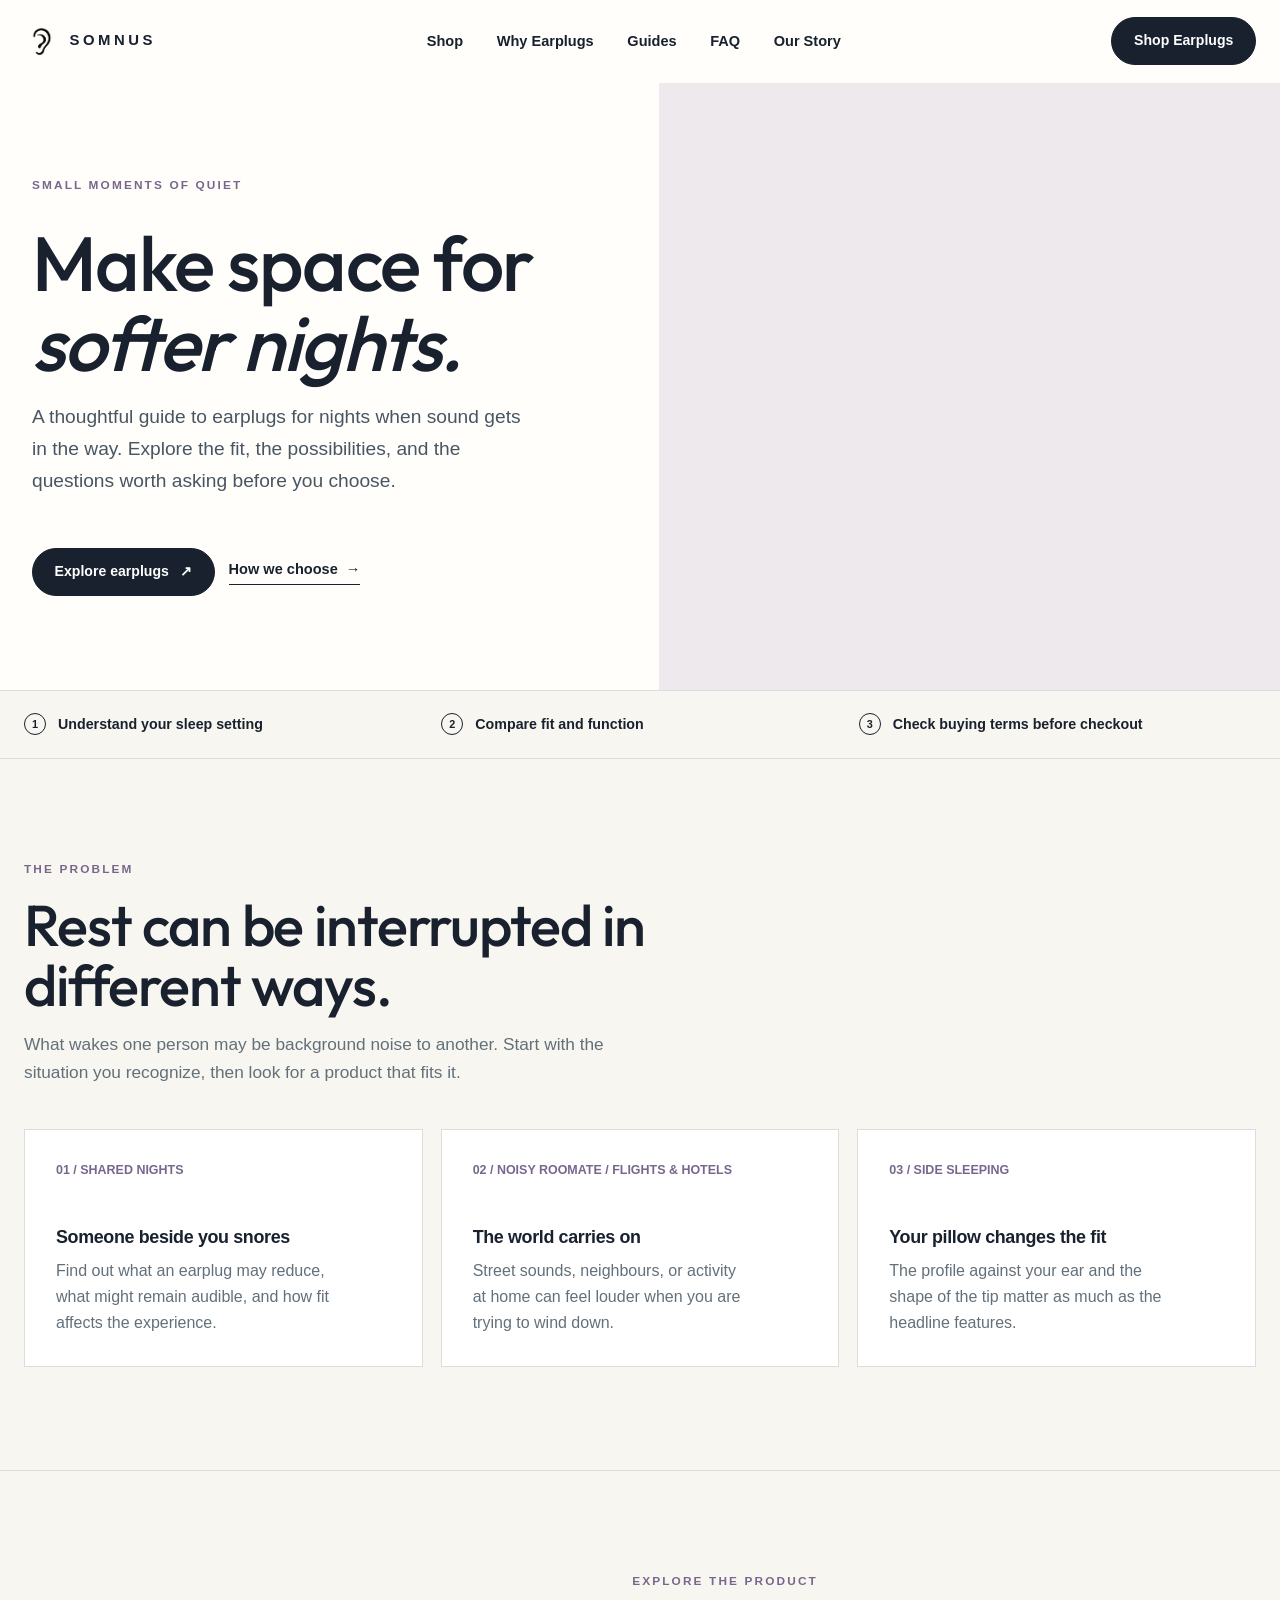
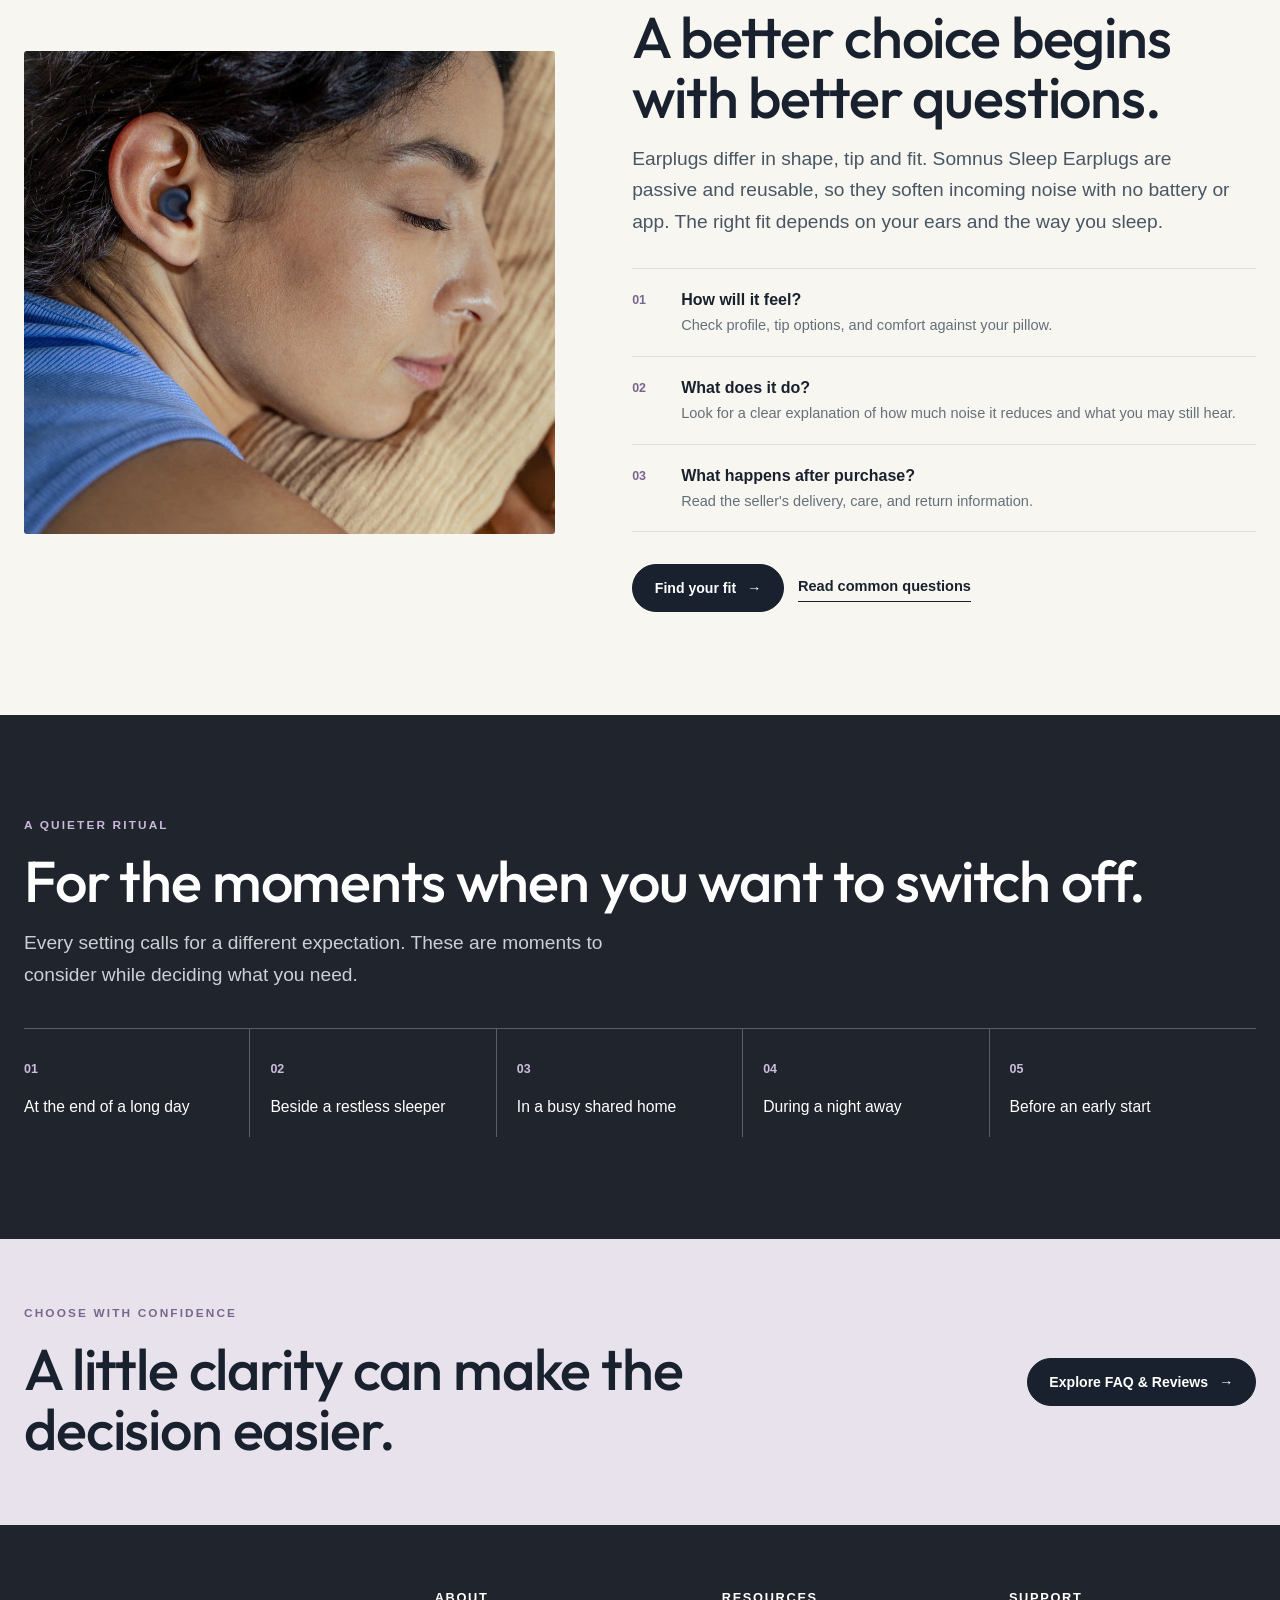
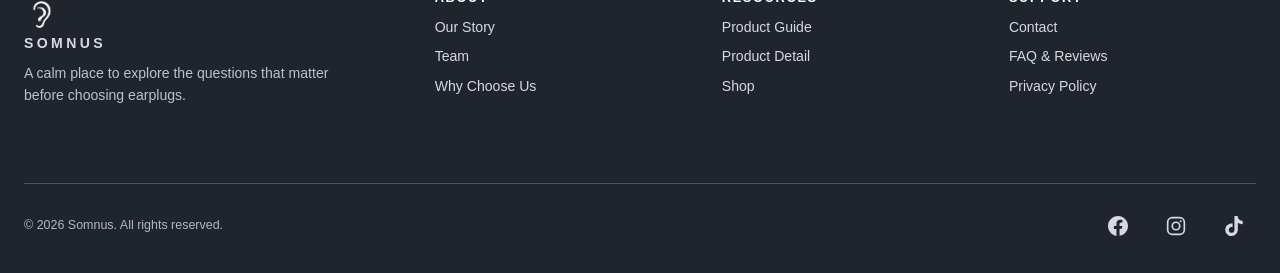
<file: index.html>
<!doctype html>
<html lang="en" class="no-js">
<head>
  <meta charset="utf-8">
  <meta name="viewport" content="width=device-width,initial-scale=1">
  <meta name="description" content="Explore earplugs, understand fit and sound expectations, and choose a calmer bedtime routine with clear answers before you buy.">
  <title>Somnus | Sleep Earplugs for Snoring & Side Sleepers, Singapore</title>
  <link rel="icon" type="image/png" href="images/ear-mark.png">
  <link rel="preconnect" href="https://fonts.googleapis.com">
  <link rel="preconnect" href="https://fonts.gstatic.com" crossorigin>
  <link rel="stylesheet" href="https://fonts.googleapis.com/css2?family=Outfit:wght@400..700&amp;display=swap">
  <link rel="stylesheet" href="styles/site.css">
  <script src="js/main.js" defer></script>
</head>
<body>
  <a class="skip-link" href="#main">Skip to content</a>
  <header class="site-header" data-site-header>
    <nav class="navbar glass" aria-label="Main">
      <button class="navbar__toggle" type="button" aria-expanded="false" aria-controls="site-menu" hidden>
        <span class="navbar__toggle-icon" aria-hidden="true"></span>
        <span class="navbar__toggle-label visually-hidden">Menu</span>
      </button>
      <a class="navbar__logo" href="index.html">
        <img class="navbar__logo-img" src="images/ear-mark.png" alt="Somnus home" width="120" height="32">
        <span class="navbar__logo-text" aria-hidden="true">Somnus</span>
      </a>
      <div class="navbar__menu" id="site-menu">
        <ul class="navbar__links">
          <li class="navbar__item"><a class="navbar__link" href="shop.html">Shop</a></li>
          <li class="navbar__item"><a class="navbar__link" href="why-choose-us.html">Why Earplugs</a></li>
          <li class="navbar__item"><a class="navbar__link" href="product-guide.html">Guides</a></li>
          <li class="navbar__item"><a class="navbar__link" href="faq-reviews.html">FAQ</a></li>
          <li class="navbar__item"><a class="navbar__link" href="our-story.html">Our Story</a></li>
        </ul>
      </div>
      <a class="navbar__cta btn btn--primary" href="product-detail.html">Shop Earplugs</a>
    </nav>
  </header>
  <main id="main">
    <section class="hero" aria-labelledby="hero-title">
      <div class="hero-copy">
        <span class="eyebrow">Small moments of quiet</span>
        <h1 id="hero-title">Make space for <em>softer nights.</em></h1>
        <p class="lead">A thoughtful guide to earplugs for nights when sound gets in the way. Explore the fit, the possibilities, and the questions worth asking before you choose.</p>
        <div class="actions"><a class="button dark" href="shop.html">Explore earplugs <span aria-hidden="true">↗</span></a><a class="text-link" href="why-choose-us.html">How we choose <span aria-hidden="true">→</span></a></div>
      </div>
      <div class="hero-art">
        <video id="hero-video" src="images/somnus_indexhtml_loop.mp4" autoplay loop muted playsinline preload="auto" aria-label="Somnus sleep earplugs"></video>
      </div>
    </section>
    <div class="trust-strip" aria-label="What this website helps you do">
      <div class="wrap trust-inner">
        <div class="trust-item"><b aria-hidden="true">1</b>Understand your sleep setting</div>
        <div class="trust-item"><b aria-hidden="true">2</b>Compare fit and function</div>
        <div class="trust-item"><b aria-hidden="true">3</b>Check buying terms before checkout</div>
      </div>
    </div>
    <section class="section" aria-labelledby="moments-heading">
      <div class="wrap">
        <div class="section-head"><span class="eyebrow">The problem</span><h2 id="moments-heading">Rest can be interrupted in different ways.</h2><p>What wakes one person may be background noise to another. Start with the situation you recognize, then look for a product that fits it.</p></div>
        <div class="cards-3">
          <article class="scenario"><span class="num">01 / SHARED NIGHTS</span><div><h3>Someone beside you snores</h3><p>Find out what an earplug may reduce, what might remain audible, and how fit affects the experience.</p></div></article>
          <article class="scenario"><span class="num">02 / NOISY ROOMATE / FLIGHTS & HOTELS</span><div><h3>The world carries on</h3><p>Street sounds, neighbours, or activity at home can feel louder when you are trying to wind down.</p></div></article>
          <article class="scenario"><span class="num">03 / SIDE SLEEPING</span><div><h3>Your pillow changes the fit</h3><p>The profile against your ear and the shape of the tip matter as much as the headline features.</p></div></article>
        </div>
      </div>
    </section>
    <section class="section thin-rule" id="earplugs" aria-labelledby="product-heading">
      <div class="wrap feature-split">
        <div class="feature-art"><img src="images/product/dream-black-3.jpg" loading="lazy" alt="Unbranded earplug concept showing the outer shape and soft ear tips"></div>
        <div>
          <span class="eyebrow">Explore the product</span>
          <h2 id="product-heading">A better choice begins with better questions.</h2>
          <p class="lead">Earplugs differ in shape, tip and fit. Somnus Sleep Earplugs are passive and reusable, so they soften incoming noise with no battery or app. The right fit depends on your ears and the way you sleep.</p>
          <ol class="feature-list">
            <li><span class="number">01</span><div><strong>How will it feel?</strong><p>Check profile, tip options, and comfort against your pillow.</p></div></li>
            <li><span class="number">02</span><div><strong>What does it do?</strong><p>Look for a clear explanation of how much noise it reduces and what you may still hear.</p></div></li>
            <li><span class="number">03</span><div><strong>What happens after purchase?</strong><p>Read the seller's delivery, care, and return information.</p></div></li>
          </ol>
          <div class="actions"><a class="button dark" href="product-guide.html#tip-finder">Find your fit <span aria-hidden="true">→</span></a><a class="text-link" href="faq-reviews.html">Read common questions</a></div>
        </div>
      </div>
    </section>
    <section class="section dark-panel" aria-labelledby="night-heading">
      <div class="wrap">
        <span class="eyebrow light">A quieter ritual</span><h2 id="night-heading">For the moments when you want to switch off.</h2>
        <p class="lead">Every setting calls for a different expectation. These are moments to consider while deciding what you need.</p>
        <div class="moments">
          <div class="moment"><span>01</span><p>At the end of a long day</p></div>
          <div class="moment"><span>02</span><p>Beside a restless sleeper</p></div>
          <div class="moment"><span>03</span><p>In a busy shared home</p></div>
          <div class="moment"><span>04</span><p>During a night away</p></div>
          <div class="moment"><span>05</span><p>Before an early start</p></div>
        </div>
      </div>
    </section>
    <section class="cta-band" aria-labelledby="cta-title">
      <div class="wrap cta-inner"><div><span class="eyebrow">Choose with confidence</span><h2 id="cta-title">A little clarity can make the decision easier.</h2></div><a class="button dark" href="faq-reviews.html">Explore FAQ &amp; Reviews <span aria-hidden="true">→</span></a></div>
    </section>
  </main>
  <footer class="footer">
    <div class="wrap">
      <div class="footer-top">
        <div>
          <a class="brand" href="index.html"><img src="images/ear-mark.png" alt="">SOMNUS</a>
          <p>A calm place to explore the questions that matter before choosing earplugs.</p>
        </div>
        <div>
          <h3>About</h3>
          <a href="our-story.html">Our Story</a>
          <a href="team.html">Team</a>
          <a href="why-choose-us.html">Why Choose Us</a>
        </div>
        <div>
          <h3>Resources</h3>
          <a href="product-guide.html">Product Guide</a>
          <a href="product-detail.html">Product Detail</a>
          <a href="shop.html">Shop</a>
        </div>
        <div>
          <h3>Support</h3>
          <a href="contact.html">Contact</a>
          <a href="faq-reviews.html">FAQ & Reviews</a>
          <a href="privacy-policy.html">Privacy Policy</a>
        </div>
      </div>
      <div class="footer-bottom">
        <span>&copy; 2026 Somnus. All rights reserved.</span>
        <div class="footer-social">
          <a href="#" aria-label="Somnus on Facebook"><svg viewBox="0 0 24 24" width="20" height="20" fill="currentColor" aria-hidden="true"><path d="M24 12.073c0-6.627-5.373-12-12-12s-12 5.373-12 12c0 5.99 4.388 10.954 10.125 11.854v-8.385H7.078v-3.47h3.047V9.43c0-3.007 1.792-4.795 4.533-4.795 1.312 0 2.686.235 2.686.235v2.953H15.83c-1.491 0-1.956.925-1.956 1.874v2.25h3.328l-.532 3.47h-2.796v8.385C19.612 23.027 24 18.062 24 12.073z"/></svg></a>
          <a href="#" aria-label="Somnus on Instagram"><svg viewBox="0 0 24 24" width="20" height="20" fill="none" stroke="currentColor" stroke-width="2" aria-hidden="true"><rect x="2" y="2" width="20" height="20" rx="5.5"/><circle cx="12" cy="12" r="4.5"/><circle cx="17.6" cy="6.4" r="1.2" fill="currentColor" stroke="none"/></svg></a>
          <a href="#" aria-label="Somnus on TikTok"><svg viewBox="0 0 24 24" width="20" height="20" fill="currentColor" aria-hidden="true"><path d="M12.525.02c1.31-.02 2.61-.01 3.91-.02.08 1.53.63 3.09 1.75 4.17 1.12 1.11 2.7 1.62 4.24 1.79v4.03c-1.44-.05-2.89-.35-4.2-.97-.57-.26-1.1-.59-1.62-.93-.01 2.92.01 5.84-.02 8.75-.08 1.4-.54 2.79-1.35 3.94-1.31 1.92-3.58 3.17-5.91 3.21-1.43.08-2.86-.31-4.08-1.03-2.02-1.19-3.44-3.37-3.65-5.71-.02-.5-.03-1-.01-1.49.18-1.9 1.12-3.72 2.58-4.96 1.66-1.44 3.98-2.13 6.15-1.72.02 1.48-.04 2.96-.04 4.44-.99-.32-2.15-.23-3.02.37-.63.41-1.11 1.04-1.36 1.75-.21.51-.15 1.07-.14 1.61.24 1.64 1.82 3.02 3.5 2.87 1.12-.01 2.19-.66 2.77-1.61.19-.33.4-.67.41-1.06.1-1.79.06-3.57.07-5.36.01-4.03-.01-8.05.02-12.07z"/></svg></a>
        </div>
      </div>
    </div>
  </footer>
<script>
(function () {
  var v = document.getElementById('hero-video');
  if (!v) return;
  v.muted = true;
  v.loop = true;
  function restart() { try { v.currentTime = 0; } catch (e) {} var p = v.play(); if (p && p.catch) p.catch(function () {}); }
  v.addEventListener('ended', restart);
  v.addEventListener('pause', function () { if (!document.hidden && !v.ended) { var p = v.play(); if (p && p.catch) p.catch(function () {}); } });
  document.addEventListener('visibilitychange', function () { if (!document.hidden) restart(); });
  restart();
})();
</script>
</body>
</html>
</file>
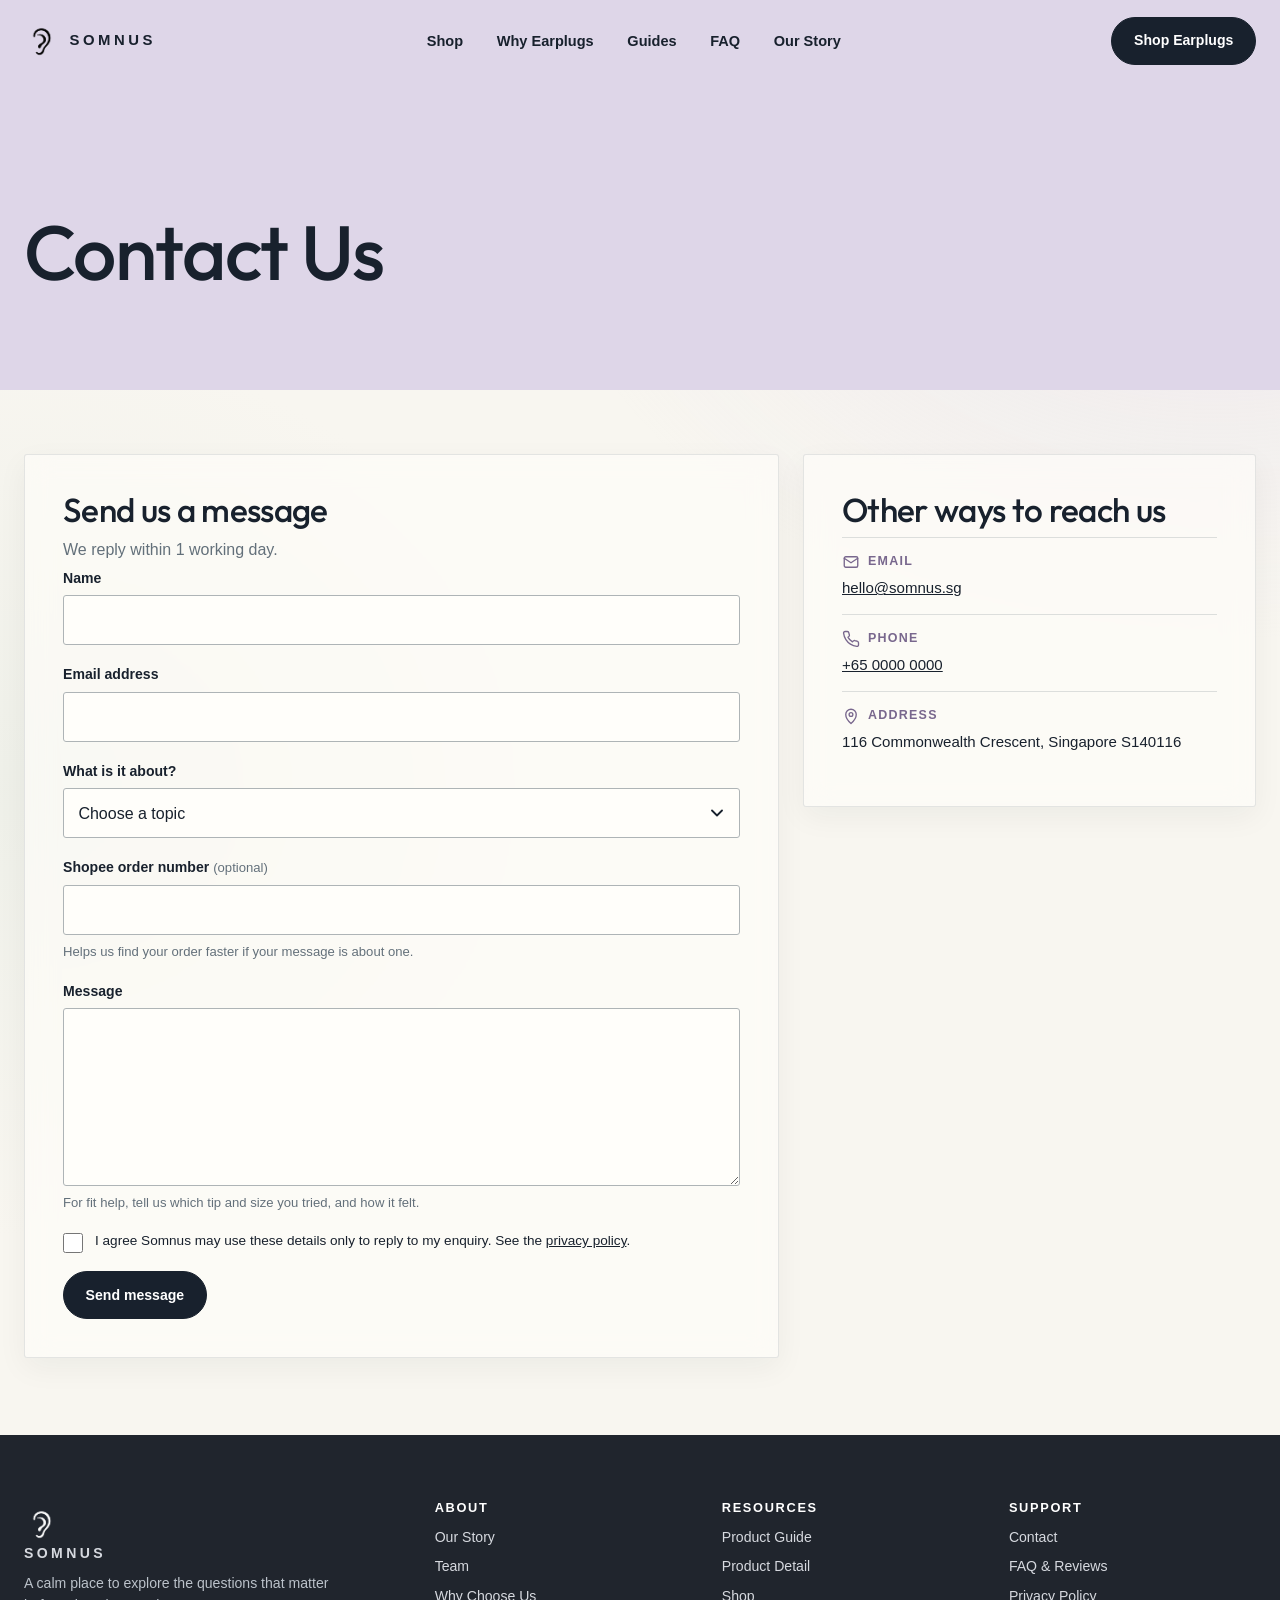
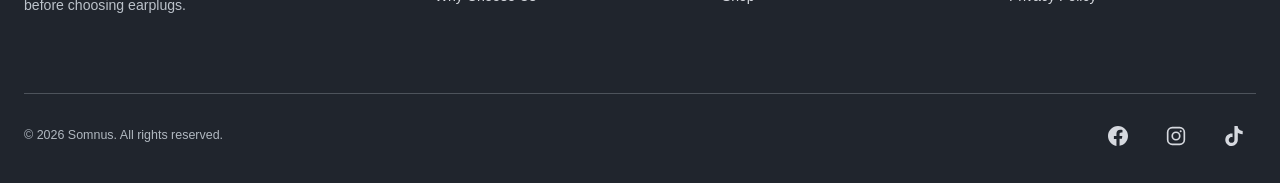
<file: contact.html>
<!doctype html>
<html lang="en-SG" class="no-js">
<head>
  <meta charset="utf-8">
  <meta name="viewport" content="width=device-width, initial-scale=1, viewport-fit=cover">
  <title>Contact Somnus | Somnus Sizing Help &amp; Shopee Orders, Singapore</title>
  <link rel="icon" type="image/png" href="images/ear-mark.png">
  <meta name="description" content="Need help fitting Somnus Sleep Earplugs, or a question about your Shopee Mall order or return? Contact Somnus in Singapore. We reply within 1 working day.">
  <link rel="canonical" href="https://gooffries.github.io/cs2024-website/contact.html">

  <meta property="og:type" content="website">
  <meta property="og:site_name" content="Somnus">
  <meta property="og:locale" content="en_SG">
  <meta property="og:title" content="Contact Somnus | Somnus fit help">
  <meta property="og:description" content="Fit help, Shopee orders and returns for Somnus Sleep Earplugs in Singapore.">
  <meta property="og:url" content="https://gooffries.github.io/cs2024-website/contact.html">
  <meta property="og:image" content="https://gooffries.github.io/cs2024-website/images/product/dream-black-4.jpg">
  <meta property="og:image:alt" content="Black Somnus Sleep Earplugs in their open bedside case">
  <meta name="twitter:card" content="summary_large_image">
  <meta name="twitter:title" content="Contact Somnus | Somnus fit help">
  <meta name="twitter:description" content="Fit help, Shopee orders and returns for Somnus Sleep Earplugs in Singapore.">
  <meta name="twitter:image" content="https://gooffries.github.io/cs2024-website/images/product/dream-black-4.jpg">

  <link rel="preconnect" href="https://fonts.googleapis.com">

  <link rel="preconnect" href="https://fonts.gstatic.com" crossorigin>

  <link rel="stylesheet" href="https://fonts.googleapis.com/css2?family=Outfit:wght@400..700&amp;display=swap">

  <link rel="stylesheet" href="styles/site.css">
  <script src="js/main.js" defer></script>

   
  <script type="application/ld+json">
  {
    "@context": "https://schema.org",
    "@type": "ContactPage",
    "name": "Contact Somnus",
    "url": "https://gooffries.github.io/cs2024-website/contact.html",
    "mainEntity": {
      "@type": "Organization",
      "name": "Somnus",
      "url": "https://gooffries.github.io/cs2024-website/index.html",
      "logo": "https://gooffries.github.io/cs2024-website/images/ear-mark.png",
      "email": "hello@somnus.sg",
      "address": { "@type": "PostalAddress", "streetAddress": "116 Commonwealth Crescent", "addressLocality": "Singapore", "postalCode": "140116", "addressCountry": "SG" },
      "contactPoint": {
        "@type": "ContactPoint",
        "contactType": "customer support",
        "email": "hello@somnus.sg",
        "telephone": "+65 0000 0000",
        "areaServed": "SG",
        "availableLanguage": "English",
        "streetAddress": "116 Commonwealth Crescent", 
        "postalCode": "140116"
      }
    }
  }
  </script>
  <script type="application/ld+json">
  {
    "@context": "https://schema.org",
    "@type": "BreadcrumbList",
    "itemListElement": [
      { "@type": "ListItem", "position": 1, "name": "Home", "item": "https://gooffries.github.io/cs2024-website/index.html" },
      { "@type": "ListItem", "position": 2, "name": "Contact", "item": "https://gooffries.github.io/cs2024-website/contact.html" }
    ]
  }
  </script>
</head>
<body class="page page--contact">
  <a class="skip-link" href="#main">Skip to main content</a>

  <!-- ===== Shared header (identical on every page; only aria-current moves) ===== -->
  <header class="site-header" data-site-header>
    <nav class="navbar glass" aria-label="Main">
      <button class="navbar__toggle" type="button" aria-expanded="false" aria-controls="site-menu" hidden>
        <span class="navbar__toggle-icon" aria-hidden="true"></span>
        <span class="navbar__toggle-label visually-hidden">Menu</span>
      </button>
      <a class="navbar__logo" href="index.html">
        <img class="navbar__logo-img" src="images/ear-mark.png" alt="Somnus home" width="120" height="32">
        <span class="navbar__logo-text" aria-hidden="true">Somnus</span>
      </a>
      <div class="navbar__menu" id="site-menu">
        <ul class="navbar__links">
          <li class="navbar__item"><a class="navbar__link" href="shop.html">Shop</a></li>
          <li class="navbar__item"><a class="navbar__link" href="why-choose-us.html">Why Earplugs</a></li>
          <li class="navbar__item"><a class="navbar__link" href="product-guide.html">Guides</a></li>
          <li class="navbar__item"><a class="navbar__link" href="faq-reviews.html">FAQ</a></li>
          <li class="navbar__item"><a class="navbar__link" href="our-story.html">Our Story</a></li>
        </ul>
      </div>
      <a class="navbar__cta btn btn--primary" href="product-detail.html">Shop Earplugs</a>
    </nav>
  </header>

  <main id="main" class="main" tabindex="-1">

    <section class="contact-hero" aria-labelledby="contact-title">
      <h1 class="contact-hero__title" id="contact-title">Contact Us</h1>
    </section>

  

    <!-- ===== Contact form + details ===== -->
    <section class="contact" aria-labelledby="form-title" data-reveal>
      <div class="contact__form-wrap glass">
        <h2 class="contact__title" id="form-title">Send us a message</h2>
        <p class="contact__reply">We reply within 1 working day.</p>

        <form class="contact-form form" id="contact-form" action="#contact-form" method="post" data-validate
              data-success="Thanks, your message is in. We'll reply by email within 1 working day.">
          <!-- PLACEHOLDER: front-end only; nothing is sent. -->
          <div class="form__field">
            <label class="form__label" for="contact-name">Name</label>
            <input class="form__input" id="contact-name" name="name" type="text" autocomplete="name" required
                   aria-describedby="contact-name-error"
                   data-error-required="Enter your name so we know who to reply to.">
            <p class="form__error" id="contact-name-error" aria-live="polite"></p>
          </div>

          <div class="form__field">
            <label class="form__label" for="contact-email">Email address</label>
            <input class="form__input" id="contact-email" name="email" type="email" autocomplete="email" required
                   aria-describedby="contact-email-error"
                   data-error-required="Enter your email address so we can reply."
                   data-error-type="Enter an email like name@example.com.">
            <p class="form__error" id="contact-email-error" aria-live="polite"></p>
          </div>

          <div class="form__field">
            <label class="form__label" for="contact-topic">What is it about?</label>
            <select class="form__select" id="contact-topic" name="topic" required
                    aria-describedby="contact-topic-error"
                    data-error-required="Choose what your message is about.">
              <option value="">Choose a topic</option>
              <option value="sizing">Sizing or fit help</option>
              <option value="order">Order on Shopee</option>
              <option value="returns">Returns</option>
              <option value="wholesale">Wholesale or partnership</option>
              <option value="other">Other</option>
            </select>
            <p class="form__error" id="contact-topic-error" aria-live="polite"></p>
          </div>

          <div class="form__field">
            <label class="form__label" for="contact-order">Shopee order number <span class="form__optional">(optional)</span></label>
            <input class="form__input" id="contact-order" name="order" type="text" inputmode="text" autocomplete="off"
                   aria-describedby="contact-order-hint">
            <p class="form__hint" id="contact-order-hint">Helps us find your order faster if your message is about one.</p>
          </div>

          <div class="form__field">
            <label class="form__label" for="contact-message">Message</label>
            <textarea class="form__textarea" id="contact-message" name="message" rows="6" required minlength="10"
                      aria-describedby="contact-message-hint contact-message-error"
                      data-error-required="Write a short message so we know how to help."
                      data-error-short="Add a little more detail (at least 10 characters)."></textarea>
            <p class="form__hint" id="contact-message-hint">For fit help, tell us which tip and size you tried, and how it felt.</p>
            <p class="form__error" id="contact-message-error" aria-live="polite"></p>
          </div>

          <div class="form__field form__field--check">
            <input class="form__checkbox" id="contact-consent" name="consent" type="checkbox" value="yes" required
                   aria-describedby="contact-consent-error"
                   data-error-required="Tick the box so we can use your details to reply.">
            <label class="form__check-label" for="contact-consent">I agree Somnus may use these details only to reply to my enquiry. See the <a href="privacy-policy.html">privacy policy</a>.</label>
            <p class="form__error" id="contact-consent-error" aria-live="polite"></p>
          </div>

          <button class="btn btn--primary form__submit" type="submit">Send message</button>
          <p class="form__status" role="status" data-form-status></p>
          <noscript><p class="form__noscript">This form needs JavaScript. Please email us instead at the address on this page.</p></noscript>
        </form>
      </div>

      <aside class="contact-details glass" aria-labelledby="details-title">
        <h2 class="contact-details__title" id="details-title">Other ways to reach us</h2>
       
        <dl class="contact-details__list">
          <div class="contact-details__row">
            <dt class="contact-details__term"><svg class="contact-details__icon" viewBox="0 0 24 24" width="18" height="18" fill="none" stroke="currentColor" stroke-width="1.8" stroke-linecap="round" stroke-linejoin="round" aria-hidden="true"><rect x="3" y="5" width="18" height="14" rx="2"/><path d="m3 7 9 6 9-6"/></svg>Email</dt>
            <dd class="contact-details__value"><a href="mailto:hello@somnus.sg">hello@somnus.sg</a></dd>
          </div>
          <div class="contact-details__row">
            <dt class="contact-details__term"><svg class="contact-details__icon" viewBox="0 0 24 24" width="18" height="18" fill="none" stroke="currentColor" stroke-width="1.8" stroke-linecap="round" stroke-linejoin="round" aria-hidden="true"><path d="M22 16.9v3a2 2 0 0 1-2.2 2 19.8 19.8 0 0 1-8.6-3.1 19.5 19.5 0 0 1-6-6A19.8 19.8 0 0 1 2.1 4.2 2 2 0 0 1 4.1 2h3a2 2 0 0 1 2 1.7c.1.9.4 1.8.7 2.7a2 2 0 0 1-.5 2.1L8 9.8a16 16 0 0 0 6 6l1.3-1.3a2 2 0 0 1 2.1-.4c.9.3 1.8.6 2.7.7a2 2 0 0 1 1.7 2z"/></svg>Phone</dt>
            <dd class="contact-details__value"><a href="https://wa.me/6500000000" target="_blank" rel="noopener">+65 0000 0000</a></dd>
          </div>
          <div class="contact-details__row">
            <dt class="contact-details__term"><svg class="contact-details__icon" viewBox="0 0 24 24" width="18" height="18" fill="none" stroke="currentColor" stroke-width="1.8" stroke-linecap="round" stroke-linejoin="round" aria-hidden="true"><path d="M12 22s7-6.1 7-12a7 7 0 0 0-14 0c0 5.9 7 12 7 12z"/><circle cx="12" cy="10" r="2.5"/></svg>Address</dt>
            <dd class="contact-details__value"><address>116 Commonwealth Crescent, Singapore S140116</address></dd>
          </div>
        </dl>
      </aside>
    </section>

  </main>

  <!-- ===== Shared footer (identical on every page) ===== -->
  <footer class="footer">
    <div class="wrap">
      <div class="footer-top">
        <div>
          <a class="brand" href="index.html"><img src="images/ear-mark.png" alt="">SOMNUS</a>
          <p>A calm place to explore the questions that matter before choosing earplugs.</p>
        </div>
        <div>
          <h3>About</h3>
          <a href="our-story.html">Our Story</a>
          <a href="team.html">Team</a>
          <a href="why-choose-us.html">Why Choose Us</a>
        </div>
        <div>
          <h3>Resources</h3>
          <a href="product-guide.html">Product Guide</a>
          <a href="product-detail.html">Product Detail</a>
          <a href="shop.html">Shop</a>
        </div>
        <div>
          <h3>Support</h3>
          <a href="contact.html" aria-current="page">Contact</a>
          <a href="faq-reviews.html">FAQ & Reviews</a>
          <a href="privacy-policy.html">Privacy Policy</a>
        </div>
      </div>
      <div class="footer-bottom">
        <span>&copy; 2026 Somnus. All rights reserved.</span>
        <div class="footer-social">
          <a href="#" aria-label="Somnus on Facebook"><svg viewBox="0 0 24 24" width="20" height="20" fill="currentColor" aria-hidden="true"><path d="M24 12.073c0-6.627-5.373-12-12-12s-12 5.373-12 12c0 5.99 4.388 10.954 10.125 11.854v-8.385H7.078v-3.47h3.047V9.43c0-3.007 1.792-4.795 4.533-4.795 1.312 0 2.686.235 2.686.235v2.953H15.83c-1.491 0-1.956.925-1.956 1.874v2.25h3.328l-.532 3.47h-2.796v8.385C19.612 23.027 24 18.062 24 12.073z"/></svg></a>
          <a href="#" aria-label="Somnus on Instagram"><svg viewBox="0 0 24 24" width="20" height="20" fill="none" stroke="currentColor" stroke-width="2" aria-hidden="true"><rect x="2" y="2" width="20" height="20" rx="5.5"/><circle cx="12" cy="12" r="4.5"/><circle cx="17.6" cy="6.4" r="1.2" fill="currentColor" stroke="none"/></svg></a>
          <a href="#" aria-label="Somnus on TikTok"><svg viewBox="0 0 24 24" width="20" height="20" fill="currentColor" aria-hidden="true"><path d="M12.525.02c1.31-.02 2.61-.01 3.91-.02.08 1.53.63 3.09 1.75 4.17 1.12 1.11 2.7 1.62 4.24 1.79v4.03c-1.44-.05-2.89-.35-4.2-.97-.57-.26-1.1-.59-1.62-.93-.01 2.92.01 5.84-.02 8.75-.08 1.4-.54 2.79-1.35 3.94-1.31 1.92-3.58 3.17-5.91 3.21-1.43.08-2.86-.31-4.08-1.03-2.02-1.19-3.44-3.37-3.65-5.71-.02-.5-.03-1-.01-1.49.18-1.9 1.12-3.72 2.58-4.96 1.66-1.44 3.98-2.13 6.15-1.72.02 1.48-.04 2.96-.04 4.44-.99-.32-2.15-.23-3.02.37-.63.41-1.11 1.04-1.36 1.75-.21.51-.15 1.07-.14 1.61.24 1.64 1.82 3.02 3.5 2.87 1.12-.01 2.19-.66 2.77-1.61.19-.33.4-.67.41-1.06.1-1.79.06-3.57.07-5.36.01-4.03-.01-8.05.02-12.07z"/></svg></a>
        </div>
      </div>
    </div>
  </footer>
</body>
</html>
</file>
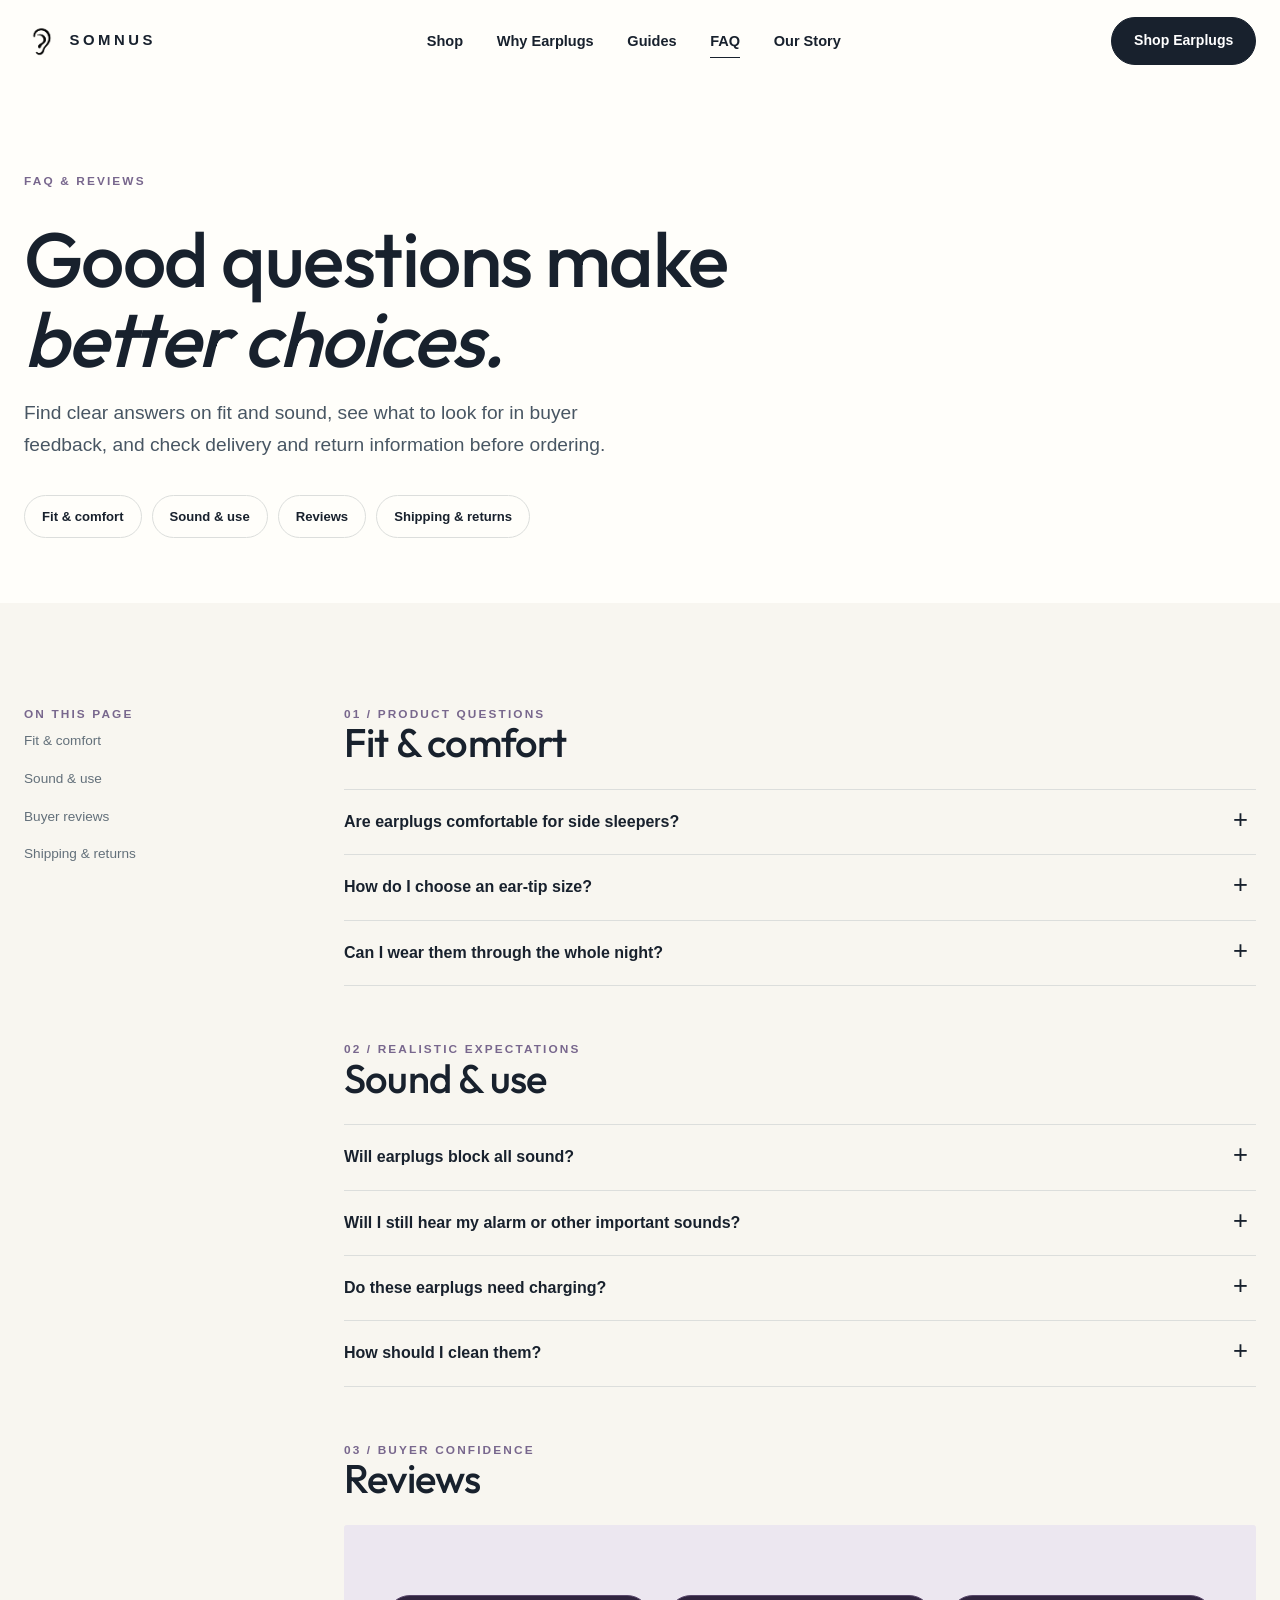
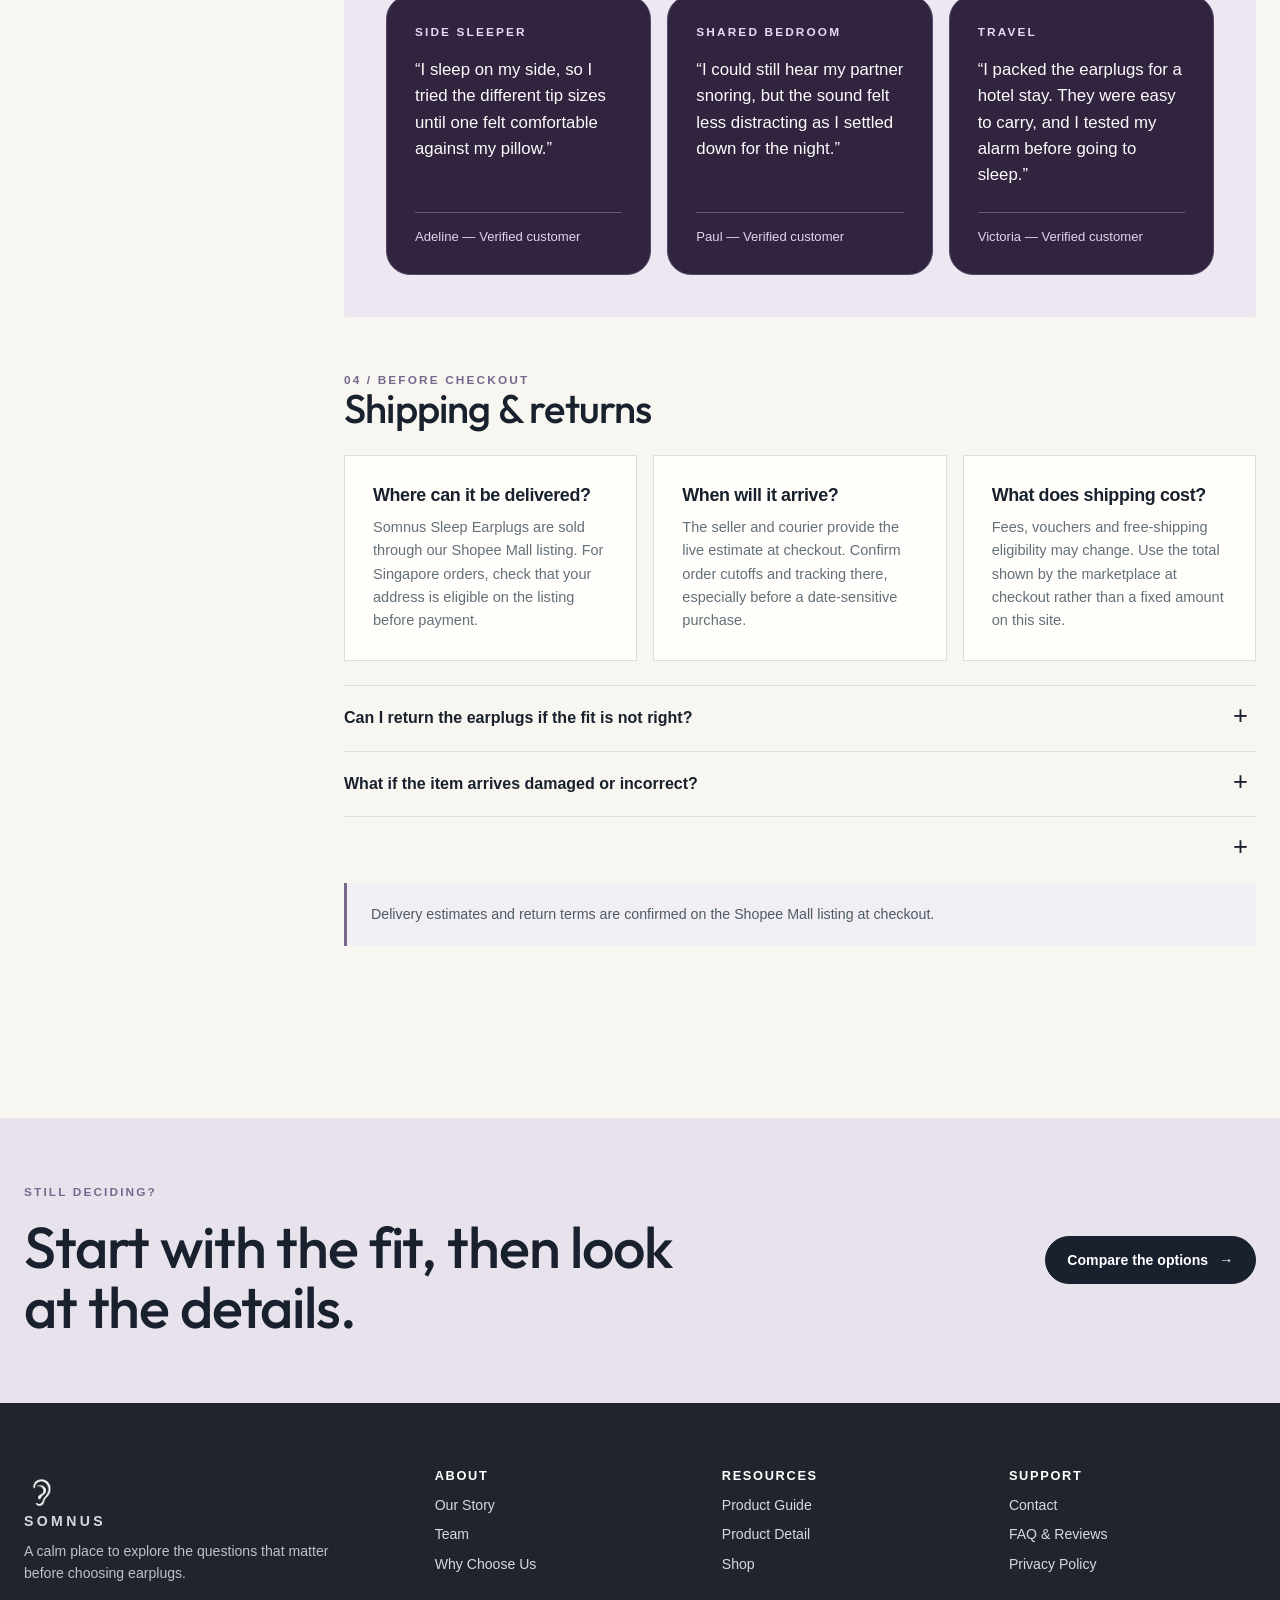
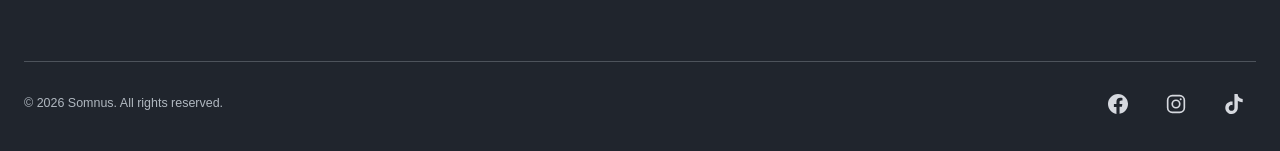
<file: faq-reviews.html>
<!doctype html>
<html lang="en" class="no-js">
<head>
  <meta charset="utf-8">
  <meta name="viewport" content="width=device-width,initial-scale=1">
  <meta name="description" content="Answers about earplug fit, sound expectations, care, buyer reviews, Singapore delivery and returns. Check the seller's current terms before ordering.">
  <title>FAQ & Reviews | Somnus</title>
  <link rel="icon" type="image/png" href="images/ear-mark.png">
  <link rel="preconnect" href="https://fonts.googleapis.com">
  <link rel="preconnect" href="https://fonts.gstatic.com" crossorigin>
  <link rel="stylesheet" href="https://fonts.googleapis.com/css2?family=Outfit:wght@400..700&amp;display=swap">
  <link rel="stylesheet" href="styles/site.css">
  <script src="js/main.js" defer></script>
  <style>
    #reviews .review-panel--samples { display: block; }
    #reviews .review-panel--samples > p { max-width: 720px; margin-bottom: 0; }
    #reviews .mock-review-grid { display: grid; grid-template-columns: repeat(3, minmax(0, 1fr)); gap: 16px; margin-top: 28px; }
    #reviews .mock-review-card { display: flex; flex-direction: column; min-width: 0; padding: 28px; background: #30243f; border: 1px solid #59476b; border-radius: 24px; }
    #reviews .mock-review-card .eyebrow { color: #ead7f5; }
    #reviews .mock-review-card blockquote { margin: 17px 0 24px; flex: 1; font-size: 1.05rem; line-height: 1.55; color: #fffafc; }
    #reviews .mock-review-card .review-label { margin: 0; padding-top: 14px; border-top: 1px solid rgba(245,234,255,.28); font-size: .82rem; line-height: 1.45; color: #e2d4ec; }
    @media (max-width: 1120px) { #reviews .mock-review-grid { grid-template-columns: 1fr; } }
  </style>
</head>
<body>
  <a class="skip-link" href="#main">Skip to content</a>
  <header class="site-header" data-site-header>
    <nav class="navbar glass" aria-label="Main">
      <button class="navbar__toggle" type="button" aria-expanded="false" aria-controls="site-menu" hidden>
        <span class="navbar__toggle-icon" aria-hidden="true"></span>
        <span class="navbar__toggle-label visually-hidden">Menu</span>
      </button>
      <a class="navbar__logo" href="index.html">
        <img class="navbar__logo-img" src="images/ear-mark.png" alt="Somnus home" width="120" height="32">
        <span class="navbar__logo-text" aria-hidden="true">Somnus</span>
      </a>
      <div class="navbar__menu" id="site-menu">
        <ul class="navbar__links">
          <li class="navbar__item"><a class="navbar__link" href="shop.html">Shop</a></li>
          <li class="navbar__item"><a class="navbar__link" href="why-choose-us.html">Why Earplugs</a></li>
          <li class="navbar__item"><a class="navbar__link" href="product-guide.html">Guides</a></li>
          <li class="navbar__item"><a class="navbar__link" href="faq-reviews.html" aria-current="page">FAQ</a></li>
          <li class="navbar__item"><a class="navbar__link" href="our-story.html">Our Story</a></li>
        </ul>
      </div>
      <a class="navbar__cta btn btn--primary" href="product-detail.html">Shop Earplugs</a>
    </nav>
  </header>
  <main id="main">
    <section class="faq-header"><div class="wrap">
      <span class="eyebrow">FAQ &amp; Reviews</span><h1>Good questions make <em>better choices.</em></h1>
      <p class="lead">Find clear answers on fit and sound, see what to look for in buyer feedback, and check delivery and return information before ordering.</p>
      <nav class="anchor-nav" aria-label="FAQ sections"><a href="#fit">Fit &amp; comfort</a><a href="#sound">Sound &amp; use</a><a href="#reviews">Reviews</a><a href="#shipping">Shipping &amp; returns</a></nav>
    </div></section>
    <section class="section"><div class="wrap faq-layout">
      <aside aria-label="On this page"><span class="eyebrow">On this page</span><a href="#fit">Fit &amp; comfort</a><a href="#sound">Sound &amp; use</a><a href="#reviews">Buyer reviews</a><a href="#shipping">Shipping &amp; returns</a></aside>
      <div>
        <section class="faq-group" id="fit" aria-labelledby="fit-title"><span class="eyebrow">01 / Product questions</span><h2 id="fit-title">Fit &amp; comfort</h2>
          <details><summary>Are earplugs comfortable for side sleepers?</summary><p>Comfort depends on the earplug's outer profile, ear-tip shape, your ear, and your pillow. Somnus Sleep Earplugs have flat ends that sit flush with your ear, plus two tip types in four sizes. Follow the fit guide and allow a few nights to settle in, because what works for one side sleeper may feel different to another.</p></details>
          <details><summary>How do I choose an ear-tip size?</summary><p>Start with size M, which comes fitted, then follow the fit guide. A tip should feel secure without painful pressure. All four sizes are included, so try them one at a time rather than assuming both ears need the same size.</p></details>
          <details><summary>Can I wear them through the whole night?</summary><p>Yes, they are made for overnight wear. Keep them clean and let them dry fully between uses. If they cause pain or irritation, take them out and seek suitable advice rather than forcing the fit.</p></details>
        </section>
        <section class="faq-group" id="sound" aria-labelledby="sound-title"><span class="eyebrow">02 / Realistic expectations</span><h2 id="sound-title">Sound &amp; use</h2>
          <details><summary>Will earplugs block all sound?</summary><p>No. Somnus Sleep Earplugs are passive and rated at 27 dB (SNR), so they soften noise rather than silence it. What you still hear depends on your fit and the sound around you. Loud snoring, for example, stays noticeable but much less intense.</p></details>
          <details><summary>Will I still hear my alarm or other important sounds?</summary><p>That depends on the alarm's volume and your fit. Your alarm should still get through, but test it on your first night before relying on it. Do not assume an emergency alert or a person calling to you will always be heard.</p></details>
          <details><summary>Do these earplugs need charging?</summary><p>No. Somnus Sleep Earplugs are passive, so there is no battery, charging or app.</p></details>
          <details><summary>How should I clean them?</summary><p>Take the tips off, wipe the body and tips with a damp cloth, then let everything air-dry completely before reattaching them. Never submerge the tips, and avoid harsh chemicals and sharp objects.</p></details>
        </section>
        <section class="faq-group" id="reviews" aria-labelledby="reviews-title"><span class="eyebrow">03 / Buyer confidence</span><h2 id="reviews-title">Reviews</h2>
          <div class="review-panel review-panel--samples">
            <div class="mock-review-grid">
              <article class="mock-review-card">
                <span class="eyebrow">Side sleeper</span>
                <blockquote>“I sleep on my side, so I tried the different tip sizes until one felt comfortable against my pillow.”</blockquote>
                <p class="review-label">Adeline — Verified customer</p>
              </article>
              <article class="mock-review-card">
                <span class="eyebrow">Shared bedroom</span>
                <blockquote>“I could still hear my partner snoring, but the sound felt less distracting as I settled down for the night.”</blockquote>
                <p class="review-label">Paul — Verified customer</p>
              </article>
              <article class="mock-review-card">
                <span class="eyebrow">Travel</span>
                <blockquote>“I packed the earplugs for a hotel stay. They were easy to carry, and I tested my alarm before going to sleep.”</blockquote>
                <p class="review-label">Victoria — Verified customer</p>
              </article>
            </div>
          </div>
        </section>
        <section class="faq-group" id="shipping" aria-labelledby="shipping-title"><span class="eyebrow">04 / Before checkout</span><h2 id="shipping-title">Shipping &amp; returns</h2>
          <div class="policy-grid">
            <div class="policy-card"><h3>Where can it be delivered?</h3><p>Somnus Sleep Earplugs are sold through our Shopee Mall listing. For Singapore orders, check that your address is eligible on the listing before payment.</p></div>
            <div class="policy-card"><h3>When will it arrive?</h3><p>The seller and courier provide the live estimate at checkout. Confirm order cutoffs and tracking there, especially before a date-sensitive purchase.</p></div>
            <div class="policy-card"><h3>What does shipping cost?</h3><p>Fees, vouchers and free-shipping eligibility may change. Use the total shown by the marketplace at checkout rather than a fixed amount on this site.</p></div>
          </div>
          <div style="height:24px"></div>
          <details><summary>Can I return the earplugs if the fit is not right?</summary><p>Shopee Mall offers a 15-day return period from delivery, but Shopee's terms for change-of-mind returns require the item to be new and sealed, so a pair you have worn may not qualify. Read the listing's terms before ordering, and start any return through your Shopee order.</p></details>
          <details><summary>What if the item arrives damaged or incorrect?</summary><p>Photograph the item and packaging, then use the marketplace's order-help process within its stated timeframe. Keep the order record and follow the seller's instructions.</p></details>
          <details><summary></summary></details>
          <p class="note" style="margin-top:24px">Delivery estimates and return terms are confirmed on the Shopee Mall listing at checkout.</p>
        </section>
      </div>
    </div></section>
    <section class="cta-band"><div class="wrap cta-inner"><div><span class="eyebrow">Still deciding?</span><h2>Start with the fit, then look at the details.</h2></div><a class="button dark" href="why-choose-us.html">Compare the options <span aria-hidden="true">→</span></a></div></section>
  </main>
  <footer class="footer">
    <div class="wrap">
      <div class="footer-top">
        <div>
          <a class="brand" href="index.html"><img src="images/ear-mark.png" alt="">SOMNUS</a>
          <p>A calm place to explore the questions that matter before choosing earplugs.</p>
        </div>
        <div>
          <h3>About</h3>
          <a href="our-story.html">Our Story</a>
          <a href="team.html">Team</a>
          <a href="why-choose-us.html">Why Choose Us</a>
        </div>
        <div>
          <h3>Resources</h3>
          <a href="product-guide.html">Product Guide</a>
          <a href="product-detail.html">Product Detail</a>
          <a href="shop.html">Shop</a>
        </div>
        <div>
          <h3>Support</h3>
          <a href="contact.html">Contact</a>
          <a href="faq-reviews.html" aria-current="page">FAQ & Reviews</a>
          <a href="privacy-policy.html">Privacy Policy</a>
        </div>
      </div>
      <div class="footer-bottom">
        <span>&copy; 2026 Somnus. All rights reserved.</span>
        <div class="footer-social">
          <a href="#" aria-label="Somnus on Facebook"><svg viewBox="0 0 24 24" width="20" height="20" fill="currentColor" aria-hidden="true"><path d="M24 12.073c0-6.627-5.373-12-12-12s-12 5.373-12 12c0 5.99 4.388 10.954 10.125 11.854v-8.385H7.078v-3.47h3.047V9.43c0-3.007 1.792-4.795 4.533-4.795 1.312 0 2.686.235 2.686.235v2.953H15.83c-1.491 0-1.956.925-1.956 1.874v2.25h3.328l-.532 3.47h-2.796v8.385C19.612 23.027 24 18.062 24 12.073z"/></svg></a>
          <a href="#" aria-label="Somnus on Instagram"><svg viewBox="0 0 24 24" width="20" height="20" fill="none" stroke="currentColor" stroke-width="2" aria-hidden="true"><rect x="2" y="2" width="20" height="20" rx="5.5"/><circle cx="12" cy="12" r="4.5"/><circle cx="17.6" cy="6.4" r="1.2" fill="currentColor" stroke="none"/></svg></a>
          <a href="#" aria-label="Somnus on TikTok"><svg viewBox="0 0 24 24" width="20" height="20" fill="currentColor" aria-hidden="true"><path d="M12.525.02c1.31-.02 2.61-.01 3.91-.02.08 1.53.63 3.09 1.75 4.17 1.12 1.11 2.7 1.62 4.24 1.79v4.03c-1.44-.05-2.89-.35-4.2-.97-.57-.26-1.1-.59-1.62-.93-.01 2.92.01 5.84-.02 8.75-.08 1.4-.54 2.79-1.35 3.94-1.31 1.92-3.58 3.17-5.91 3.21-1.43.08-2.86-.31-4.08-1.03-2.02-1.19-3.44-3.37-3.65-5.71-.02-.5-.03-1-.01-1.49.18-1.9 1.12-3.72 2.58-4.96 1.66-1.44 3.98-2.13 6.15-1.72.02 1.48-.04 2.96-.04 4.44-.99-.32-2.15-.23-3.02.37-.63.41-1.11 1.04-1.36 1.75-.21.51-.15 1.07-.14 1.61.24 1.64 1.82 3.02 3.5 2.87 1.12-.01 2.19-.66 2.77-1.61.19-.33.4-.67.41-1.06.1-1.79.06-3.57.07-5.36.01-4.03-.01-8.05.02-12.07z"/></svg></a>
        </div>
      </div>
    </div>
  </footer>
</body>
</html>
</file>
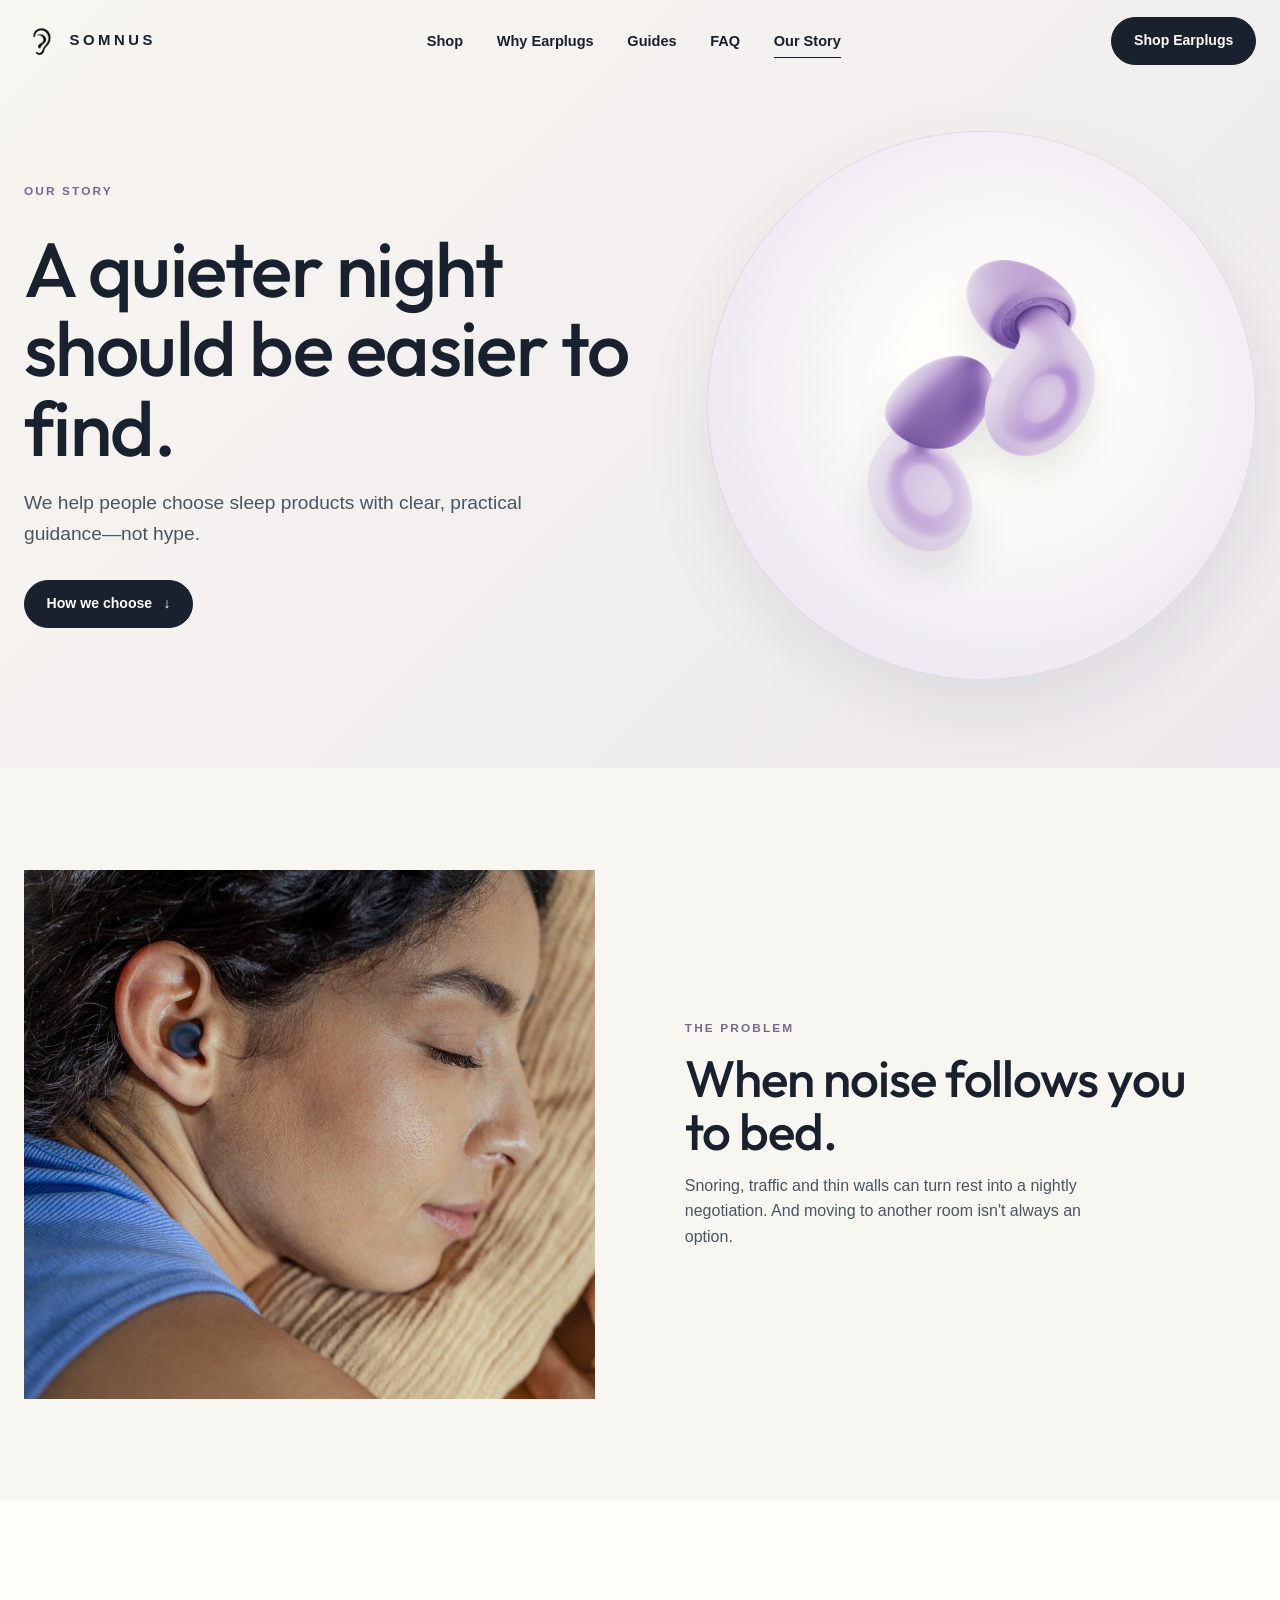
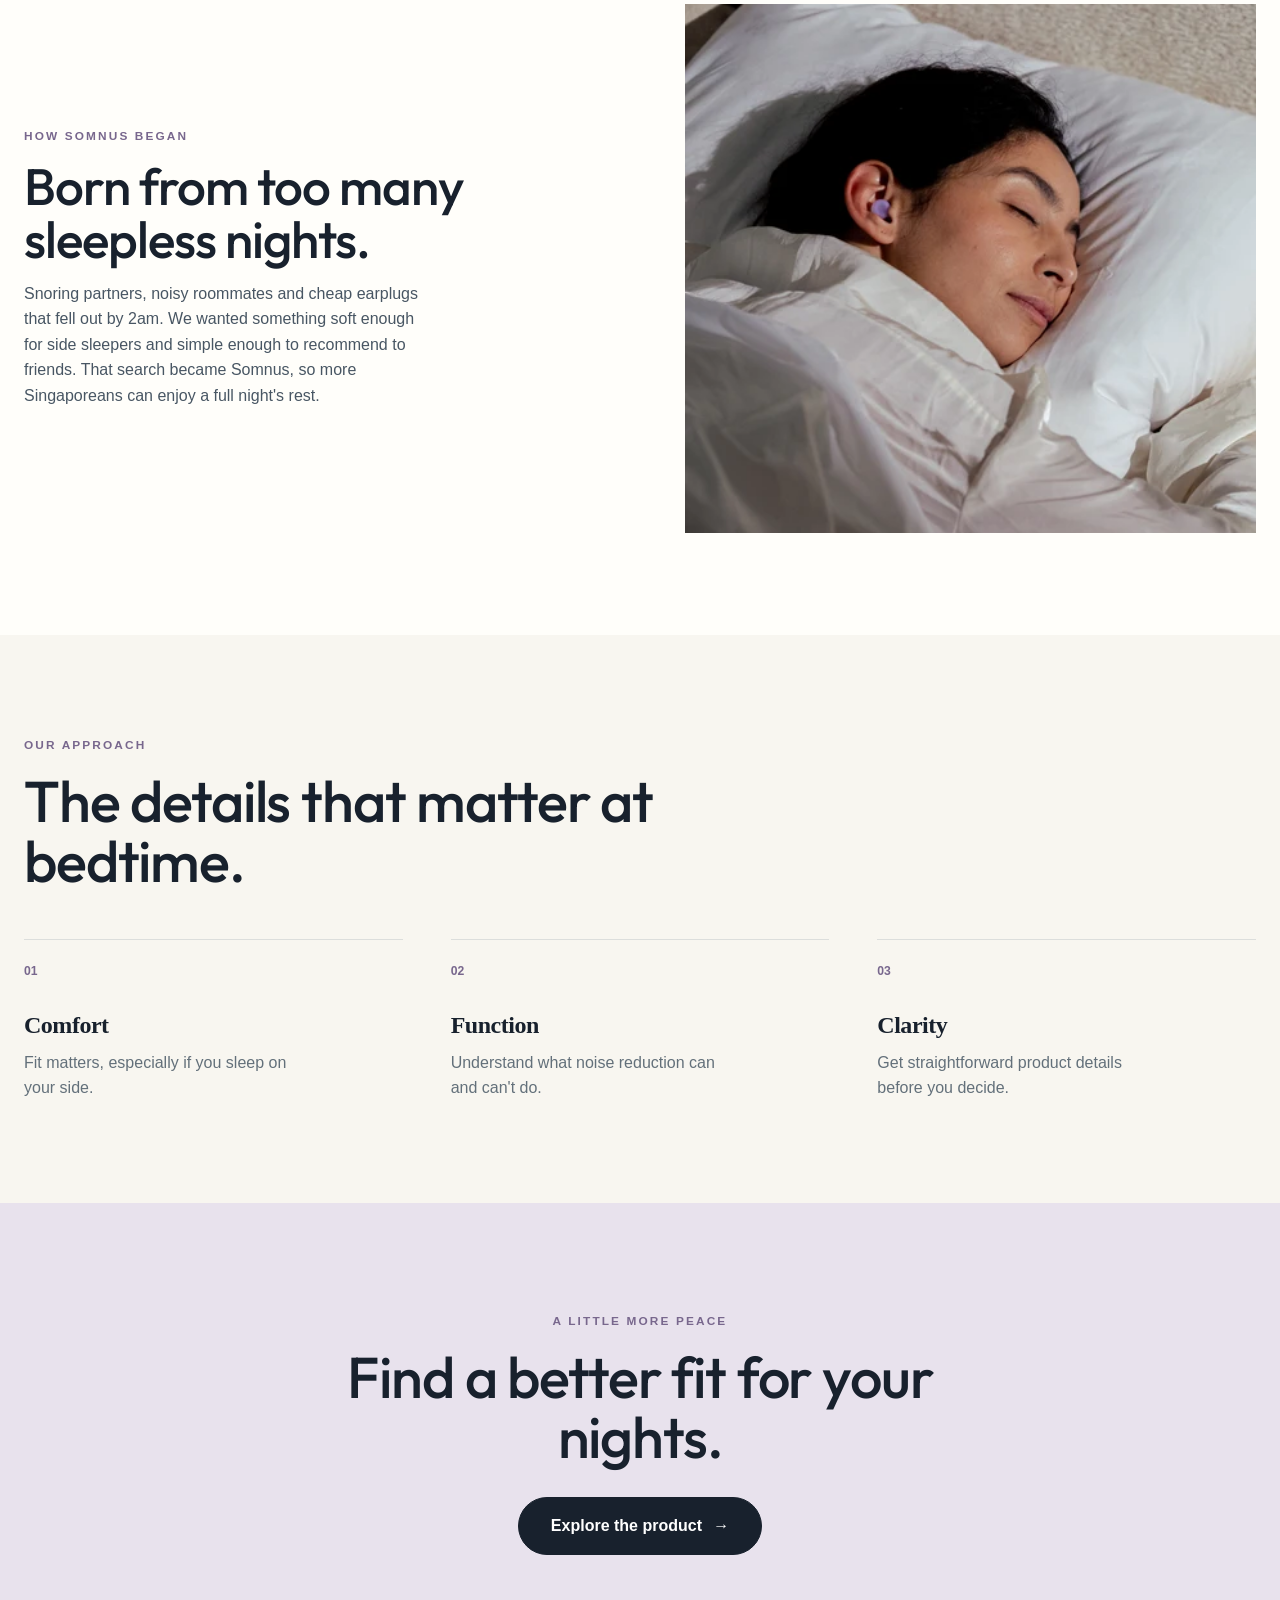
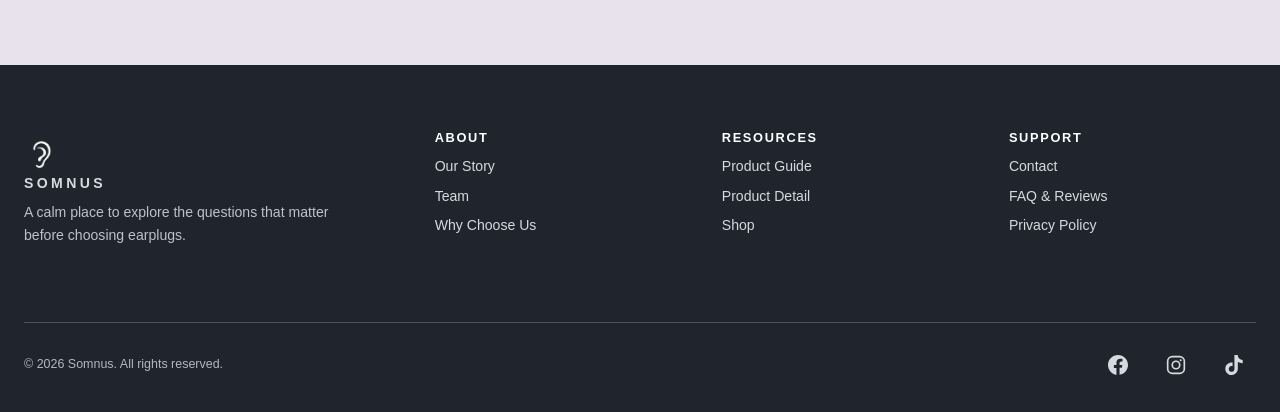
<file: our-story.html>
<!doctype html>
<html lang="en" class="no-js">
<head>
  <meta charset="utf-8">
  <meta name="viewport" content="width=device-width,initial-scale=1">
  <meta name="description" content="Discover Somnus's belief that earplugs can bring peace to couples and help Singaporeans reclaim restful nights.">
  <title>Our Story | Somnus</title>
  <link rel="icon" type="image/png" href="images/ear-mark.png">
  <link rel="preconnect" href="https://fonts.googleapis.com">
  <link rel="preconnect" href="https://fonts.gstatic.com" crossorigin>
  <link rel="stylesheet" href="https://fonts.googleapis.com/css2?family=Outfit:wght@400..700&amp;display=swap">
  <link rel="stylesheet" href="styles/site.css">
  <link rel="stylesheet" href="styles/our-story.css">
  <link rel="stylesheet" href="styles/animations.css">
  <script src="js/main.js" defer></script>
  <script src="js/interactions.js" defer></script>
</head>
<body>
  <a class="skip-link" href="#main">Skip to content</a>
  <header class="site-header" data-site-header>
    <nav class="navbar glass" aria-label="Main">
      <button class="navbar__toggle" type="button" aria-expanded="false" aria-controls="site-menu" hidden>
        <span class="navbar__toggle-icon" aria-hidden="true"></span>
        <span class="navbar__toggle-label visually-hidden">Menu</span>
      </button>
      <a class="navbar__logo" href="index.html">
        <img class="navbar__logo-img" src="images/ear-mark.png" alt="Somnus home" width="120" height="32">
        <span class="navbar__logo-text" aria-hidden="true">Somnus</span>
      </a>
      <div class="navbar__menu" id="site-menu">
        <ul class="navbar__links">
          <li class="navbar__item"><a class="navbar__link" href="shop.html">Shop</a></li>
          <li class="navbar__item"><a class="navbar__link" href="why-choose-us.html">Why Earplugs</a></li>
          <li class="navbar__item"><a class="navbar__link" href="product-guide.html">Guides</a></li>
          <li class="navbar__item"><a class="navbar__link" href="faq-reviews.html">FAQ</a></li>
          <li class="navbar__item"><a class="navbar__link" href="our-story.html" aria-current="page">Our Story</a></li>
        </ul>
      </div>
      <a class="navbar__cta btn btn--primary" href="product-detail.html">Shop Earplugs</a>
    </nav>
  </header>

  <main id="main">
    <section class="story-hero" aria-labelledby="story-title">
      <div class="story-hero__content reveal">
        <span class="eyebrow">Our story</span>
        <h1 id="story-title">A quieter night should be easier to find.</h1>
        <p class="lead">We help people choose sleep products with clear, practical guidance—not hype.</p>
        <a class="button dark" href="#our-approach">How we choose <span aria-hidden="true">↓</span></a>
      </div>
      <figure class="story-hero__visual reveal">
        <img src="images/product/dream-lilac-1.png" alt="Lilac Somnus Sleep Earplugs" width="1000" height="1000" fetchpriority="high">
      </figure>
    </section>

    <section class="section story-problem" aria-labelledby="problem-title">
      <div class="wrap story-split">
        <figure class="story-photo reveal">
          <img src="images/product/dream-black-3.jpg" alt="A side sleeper wearing an earplug" width="1000" height="1000" loading="lazy">
        </figure>
        <div class="story-problem__copy reveal">
          <span class="eyebrow">The problem</span>
          <h2 id="problem-title">When noise follows you to bed.</h2>
          <p>Snoring, traffic and thin walls can turn rest into a nightly negotiation. And moving to another room isn't always an option.</p>
        </div>
      </div>
    </section>

    <section class="section story-belief" aria-labelledby="belief-title">
      <div class="wrap story-split">
        <div class="story-belief__copy reveal">
          <span class="eyebrow">How Somnus began</span>
          <h2 id="belief-title">Born from too many sleepless nights.</h2>
          <p>Snoring partners, noisy roommates and cheap earplugs that fell out by 2am. We wanted something soft enough for side sleepers and simple enough to recommend to friends. That search became Somnus, so more Singaporeans can enjoy a full night's rest.</p>
        </div>
        <figure class="story-belief__photo reveal">
          <img src="images/Component_6_2.jpg" alt="A person resting comfortably on their side" width="1000" height="1000" loading="lazy">
        </figure>
      </div>
    </section>

    <section class="section story-solution" id="our-approach" aria-labelledby="solution-title">
      <div class="wrap">
        <div class="section-head story-solution__head reveal">
          <span class="eyebrow">Our approach</span>
          <h2 id="solution-title">The details that matter at bedtime.</h2>
        </div>
        <div class="story-values">
          <article class="story-value reveal">
            <span class="story-value__number" aria-hidden="true">01</span>
            <h3>Comfort</h3>
            <p>Fit matters, especially if you sleep on your side.</p>
          </article>
          <article class="story-value reveal">
            <span class="story-value__number" aria-hidden="true">02</span>
            <h3>Function</h3>
            <p>Understand what noise reduction can and can't do.</p>
          </article>
          <article class="story-value reveal">
            <span class="story-value__number" aria-hidden="true">03</span>
            <h3>Clarity</h3>
            <p>Get straightforward product details before you decide.</p>
          </article>
        </div>
      </div>
    </section>

    <section class="story-cta" aria-labelledby="story-cta-title">
      <div class="wrap story-cta__inner reveal">
        <span class="eyebrow">A little more peace</span>
        <h2 id="story-cta-title">Find a better fit for your nights.</h2>
        <a class="button dark" href="shop.html">Explore the product <span aria-hidden="true">→</span></a>
      </div>
    </section>
  </main>

  <footer class="footer">
    <div class="wrap">
      <div class="footer-top">
        <div>
          <a class="brand" href="index.html"><img src="images/ear-mark.png" alt="">SOMNUS</a>
          <p>A calm place to explore the questions that matter before choosing earplugs.</p>
        </div>
        <div>
          <h3>About</h3>
          <a href="our-story.html" aria-current="page">Our Story</a>
          <a href="team.html">Team</a>
          <a href="why-choose-us.html">Why Choose Us</a>
        </div>
        <div>
          <h3>Resources</h3>
          <a href="product-guide.html">Product Guide</a>
          <a href="product-detail.html">Product Detail</a>
          <a href="shop.html">Shop</a>
        </div>
        <div>
          <h3>Support</h3>
          <a href="contact.html">Contact</a>
          <a href="faq-reviews.html">FAQ & Reviews</a>
          <a href="privacy-policy.html">Privacy Policy</a>
        </div>
      </div>
      <div class="footer-bottom">
        <span>&copy; 2026 Somnus. All rights reserved.</span>
        <div class="footer-social">
          <a href="#" aria-label="Somnus on Facebook"><svg viewBox="0 0 24 24" width="20" height="20" fill="currentColor" aria-hidden="true"><path d="M24 12.073c0-6.627-5.373-12-12-12s-12 5.373-12 12c0 5.99 4.388 10.954 10.125 11.854v-8.385H7.078v-3.47h3.047V9.43c0-3.007 1.792-4.795 4.533-4.795 1.312 0 2.686.235 2.686.235v2.953H15.83c-1.491 0-1.956.925-1.956 1.874v2.25h3.328l-.532 3.47h-2.796v8.385C19.612 23.027 24 18.062 24 12.073z"/></svg></a>
          <a href="#" aria-label="Somnus on Instagram"><svg viewBox="0 0 24 24" width="20" height="20" fill="none" stroke="currentColor" stroke-width="2" aria-hidden="true"><rect x="2" y="2" width="20" height="20" rx="5.5"/><circle cx="12" cy="12" r="4.5"/><circle cx="17.6" cy="6.4" r="1.2" fill="currentColor" stroke="none"/></svg></a>
          <a href="#" aria-label="Somnus on TikTok"><svg viewBox="0 0 24 24" width="20" height="20" fill="currentColor" aria-hidden="true"><path d="M12.525.02c1.31-.02 2.61-.01 3.91-.02.08 1.53.63 3.09 1.75 4.17 1.12 1.11 2.7 1.62 4.24 1.79v4.03c-1.44-.05-2.89-.35-4.2-.97-.57-.26-1.1-.59-1.62-.93-.01 2.92.01 5.84-.02 8.75-.08 1.4-.54 2.79-1.35 3.94-1.31 1.92-3.58 3.17-5.91 3.21-1.43.08-2.86-.31-4.08-1.03-2.02-1.19-3.44-3.37-3.65-5.71-.02-.5-.03-1-.01-1.49.18-1.9 1.12-3.72 2.58-4.96 1.66-1.44 3.98-2.13 6.15-1.72.02 1.48-.04 2.96-.04 4.44-.99-.32-2.15-.23-3.02.37-.63.41-1.11 1.04-1.36 1.75-.21.51-.15 1.07-.14 1.61.24 1.64 1.82 3.02 3.5 2.87 1.12-.01 2.19-.66 2.77-1.61.19-.33.4-.67.41-1.06.1-1.79.06-3.57.07-5.36.01-4.03-.01-8.05.02-12.07z"/></svg></a>
        </div>
      </div>
    </div>
  </footer>
</body>
</html>
</file>
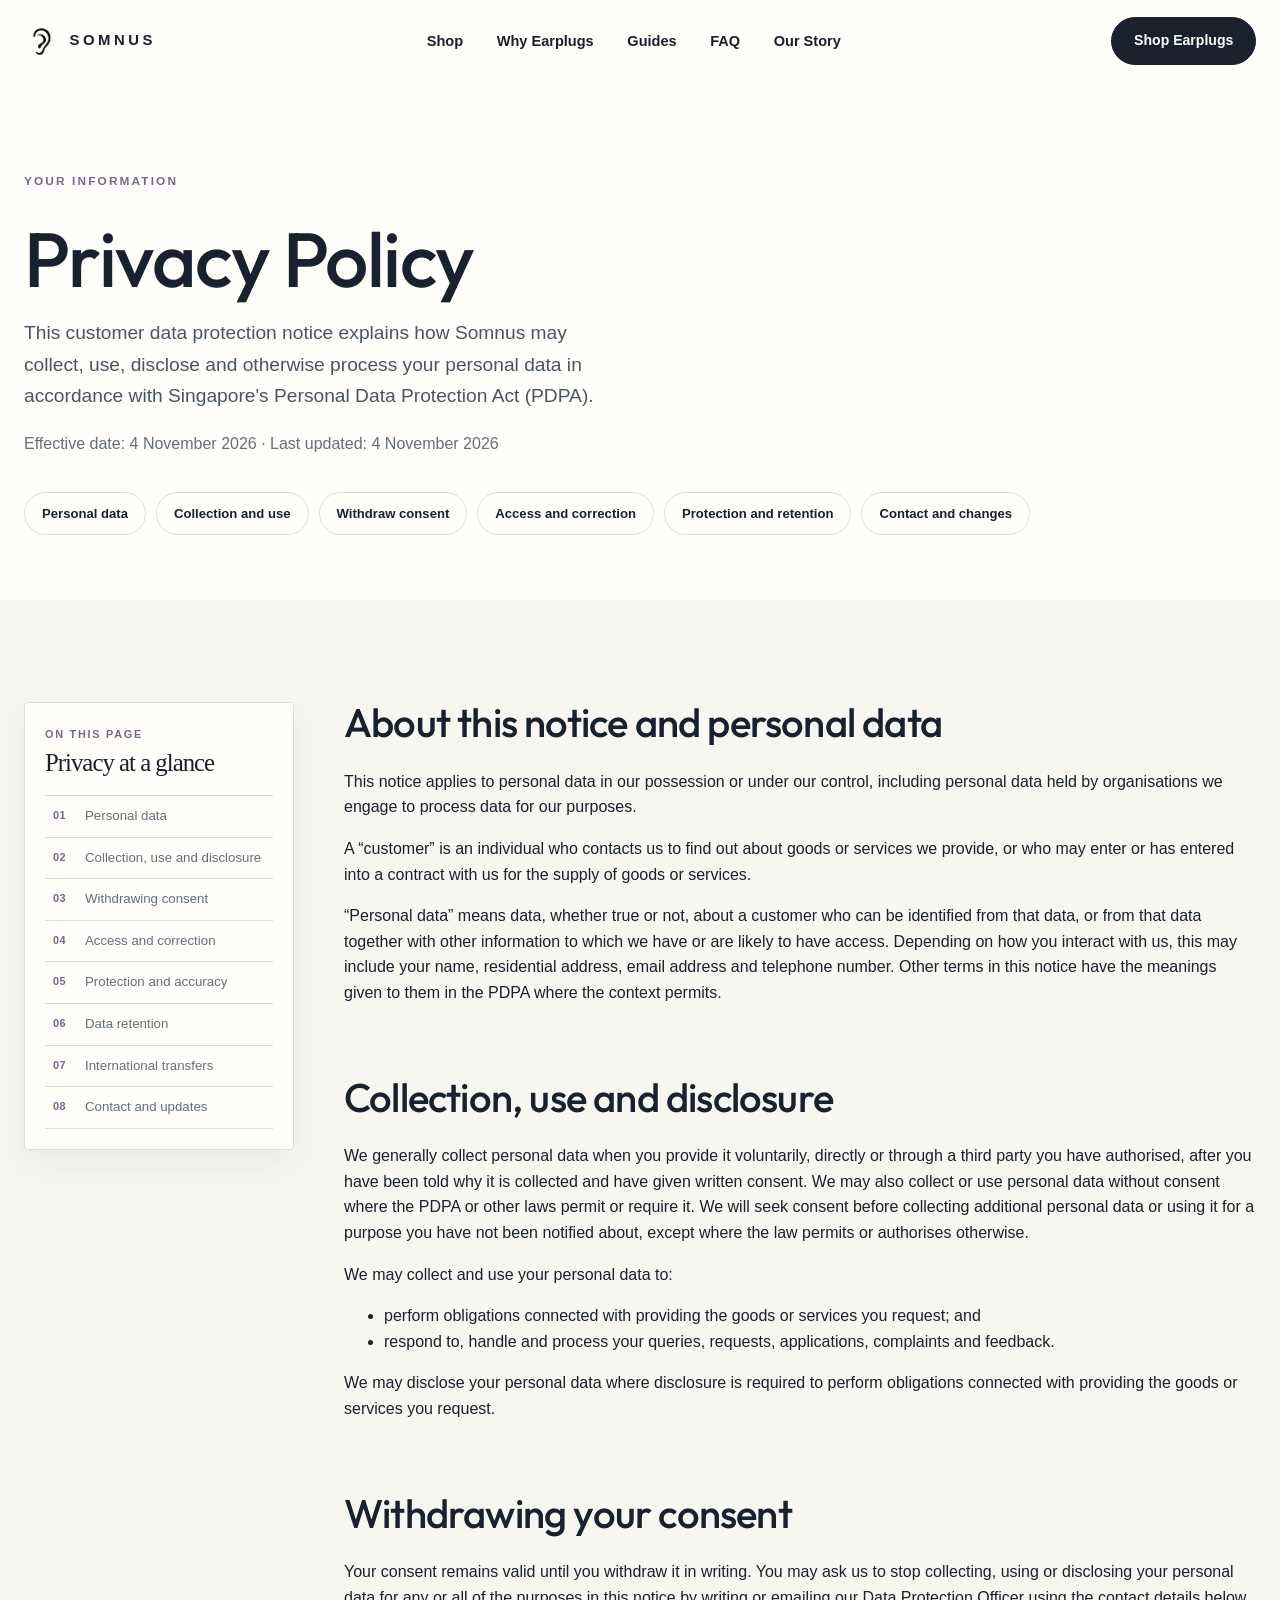
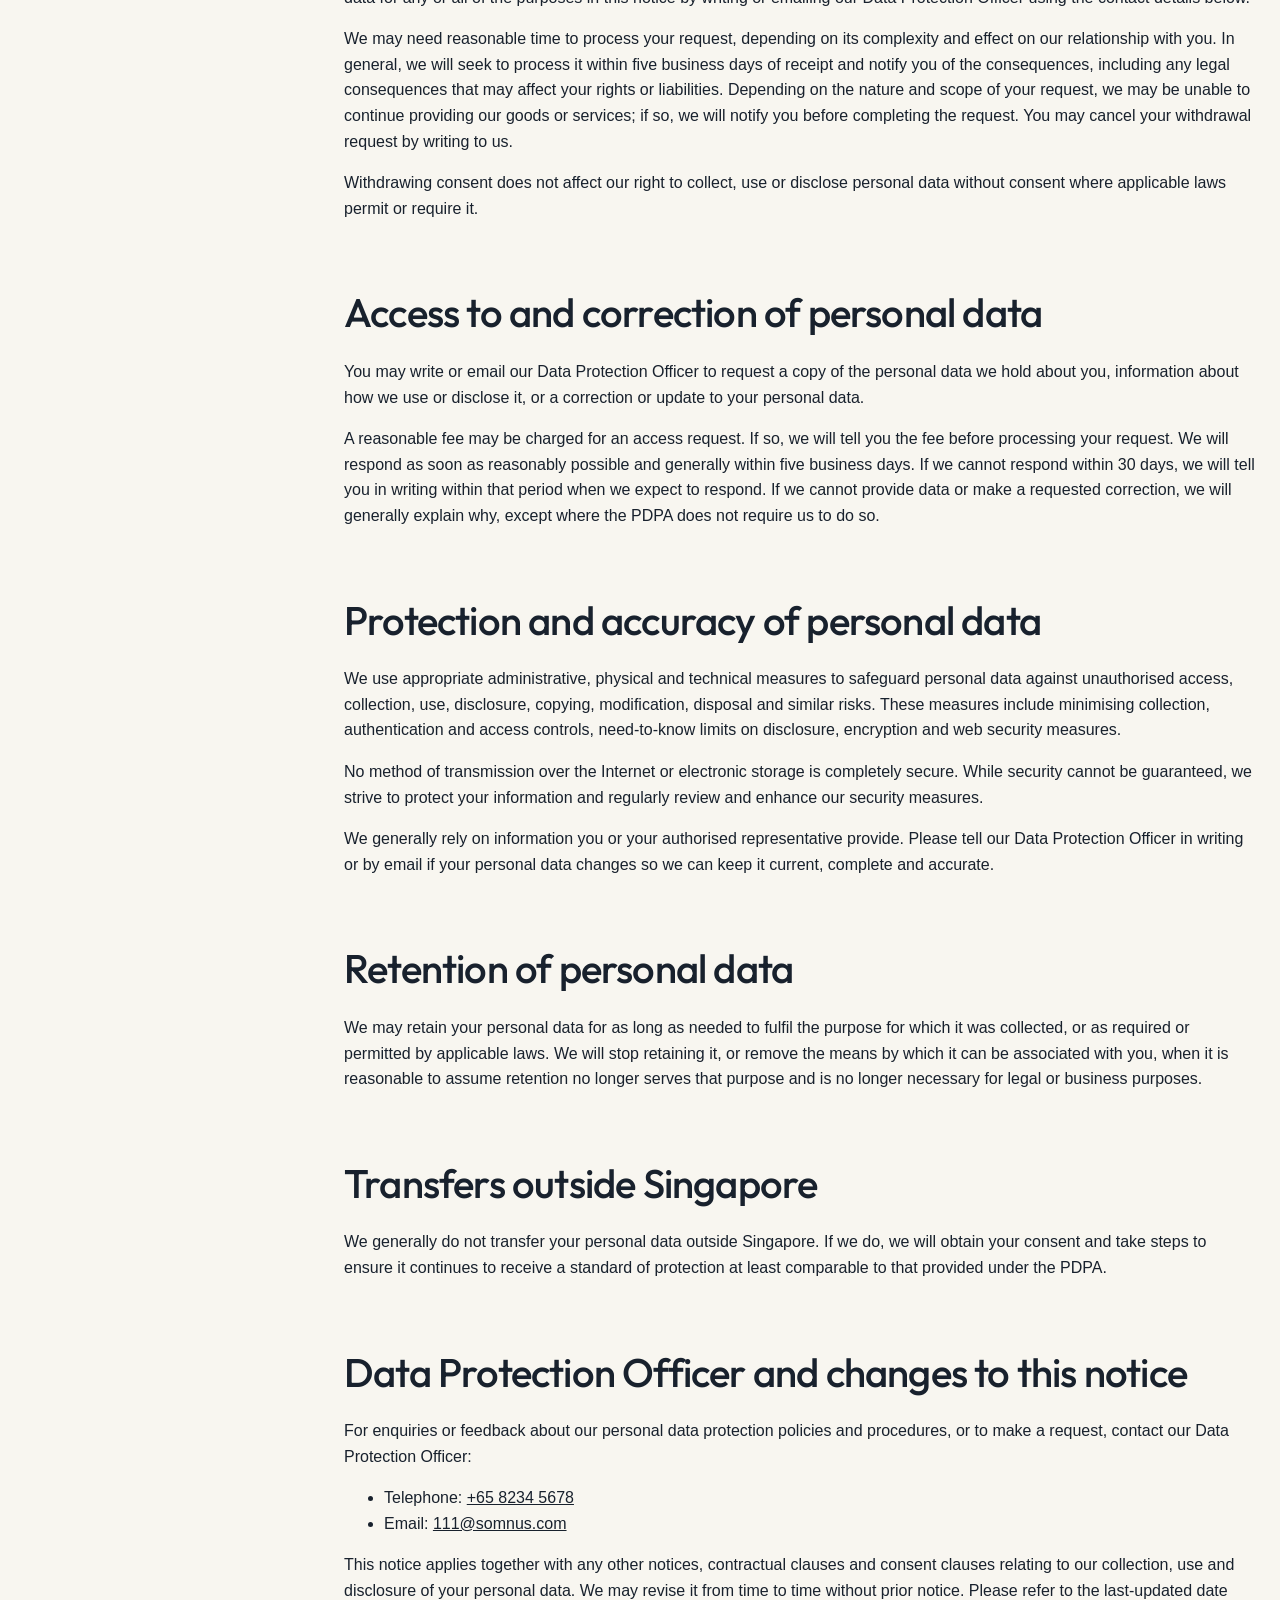
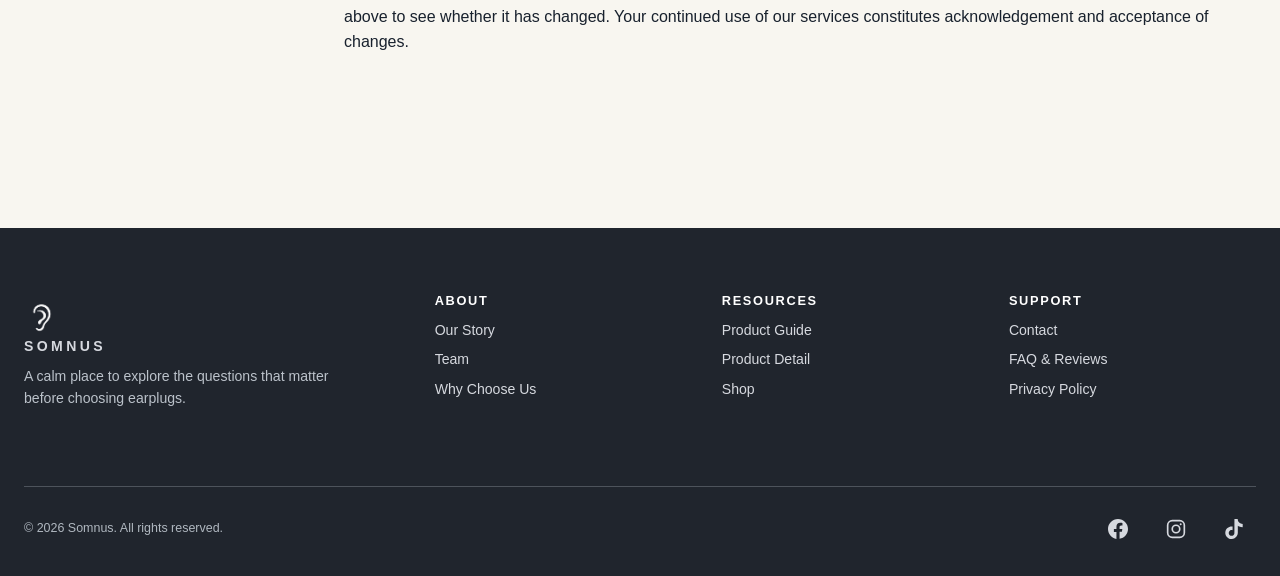
<file: privacy-policy.html>
<!doctype html>
<html lang="en" class="no-js">
<head>
  <meta charset="utf-8">
  <meta name="viewport" content="width=device-width,initial-scale=1">
  <meta name="description" content="Read the Somnus customer data protection notice, including how personal data is collected, used, protected and retained.">
  <title>Privacy Policy | Somnus</title>
  <link rel="icon" type="image/png" href="images/ear-mark.png">
  <link rel="preconnect" href="https://fonts.googleapis.com">
  <link rel="preconnect" href="https://fonts.gstatic.com" crossorigin>
  <link rel="stylesheet" href="https://fonts.googleapis.com/css2?family=Outfit:wght@400..700&amp;display=swap">
  <link rel="stylesheet" href="styles/site.css">
  <link rel="stylesheet" href="styles/privacy-policy.css">
  <script src="js/main.js" defer></script>
</head>
<body>
  <a class="skip-link" href="#main">Skip to content</a>
  <header class="site-header" data-site-header>
    <nav class="navbar glass" aria-label="Main">
      <button class="navbar__toggle" type="button" aria-expanded="false" aria-controls="site-menu" hidden>
        <span class="navbar__toggle-icon" aria-hidden="true"></span>
        <span class="navbar__toggle-label visually-hidden">Menu</span>
      </button>
      <a class="navbar__logo" href="index.html">
        <img class="navbar__logo-img" src="images/ear-mark.png" alt="Somnus home" width="120" height="32">
        <span class="navbar__logo-text" aria-hidden="true">Somnus</span>
      </a>
      <div class="navbar__menu" id="site-menu">
        <ul class="navbar__links">
          <li class="navbar__item"><a class="navbar__link" href="shop.html">Shop</a></li>
          <li class="navbar__item"><a class="navbar__link" href="why-choose-us.html">Why Earplugs</a></li>
          <li class="navbar__item"><a class="navbar__link" href="product-guide.html">Guides</a></li>
          <li class="navbar__item"><a class="navbar__link" href="faq-reviews.html">FAQ</a></li>
          <li class="navbar__item"><a class="navbar__link" href="our-story.html">Our Story</a></li>
        </ul>
      </div>
      <a class="navbar__cta btn btn--primary" href="product-detail.html">Shop Earplugs</a>
    </nav>
  </header>

  <main id="main">
    <section class="faq-header" aria-labelledby="privacy-title">
      <div class="wrap">
        <span class="eyebrow">Your information</span>
        <h1 id="privacy-title">Privacy Policy</h1>
        <p class="lead">This customer data protection notice explains how Somnus may collect, use, disclose and otherwise process your personal data in accordance with Singapore's Personal Data Protection Act (PDPA).</p>
        <p class="muted">Effective date: 4 November 2026 · Last updated: 4 November 2026</p>
        <nav class="anchor-nav" aria-label="Privacy policy sections">
          <a href="#personal-data">Personal data</a>
          <a href="#collection-use-disclosure">Collection and use</a>
          <a href="#withdraw-consent">Withdraw consent</a>
          <a href="#access-correction">Access and correction</a>
          <a href="#protection-retention">Protection and retention</a>
          <a href="#contact-changes">Contact and changes</a>
        </nav>
      </div>
    </section>

    <section class="section" aria-label="Privacy policy details">
      <div class="wrap">
        <div class="faq-layout">
          <aside class="privacy-sidebar" aria-label="Privacy policy contents">
            <p class="privacy-sidebar__eyebrow">On this page</p>
            <h2 class="privacy-sidebar__title">Privacy at a glance</h2>
            <nav aria-label="Privacy policy sections">
              <ol class="privacy-sidebar__links">
                <li><a href="#personal-data">Personal data</a></li>
                <li><a href="#collection-use-disclosure">Collection, use and disclosure</a></li>
                <li><a href="#withdraw-consent">Withdrawing consent</a></li>
                <li><a href="#access-correction">Access and correction</a></li>
                <li><a href="#protection-retention">Protection and accuracy</a></li>
                <li><a href="#retention">Data retention</a></li>
                <li><a href="#transfers">International transfers</a></li>
                <li><a href="#contact-changes">Contact and updates</a></li>
              </ol>
            </nav>
          </aside>
          <div>
            <section class="faq-group" id="personal-data" aria-labelledby="personal-data-title">
              <h2 id="personal-data-title">About this notice and personal data</h2>
              <p>This notice applies to personal data in our possession or under our control, including personal data held by organisations we engage to process data for our purposes.</p>
              <p>A “customer” is an individual who contacts us to find out about goods or services we provide, or who may enter or has entered into a contract with us for the supply of goods or services.</p>
              <p>“Personal data” means data, whether true or not, about a customer who can be identified from that data, or from that data together with other information to which we have or are likely to have access. Depending on how you interact with us, this may include your name, residential address, email address and telephone number. Other terms in this notice have the meanings given to them in the PDPA where the context permits.</p>
            </section>

            <section class="faq-group" id="collection-use-disclosure" aria-labelledby="collection-title">
              <h2 id="collection-title">Collection, use and disclosure</h2>
              <p>We generally collect personal data when you provide it voluntarily, directly or through a third party you have authorised, after you have been told why it is collected and have given written consent. We may also collect or use personal data without consent where the PDPA or other laws permit or require it. We will seek consent before collecting additional personal data or using it for a purpose you have not been notified about, except where the law permits or authorises otherwise.</p>
              <p>We may collect and use your personal data to:</p>
              <ul>
                <li>perform obligations connected with providing the goods or services you request; and</li>
                <li>respond to, handle and process your queries, requests, applications, complaints and feedback.</li>
              </ul>
              <p>We may disclose your personal data where disclosure is required to perform obligations connected with providing the goods or services you request.</p>
            </section>

            <section class="faq-group" id="withdraw-consent" aria-labelledby="withdraw-title">
              <h2 id="withdraw-title">Withdrawing your consent</h2>
              <p>Your consent remains valid until you withdraw it in writing. You may ask us to stop collecting, using or disclosing your personal data for any or all of the purposes in this notice by writing or emailing our Data Protection Officer using the contact details below.</p>
              <p>We may need reasonable time to process your request, depending on its complexity and effect on our relationship with you. In general, we will seek to process it within five business days of receipt and notify you of the consequences, including any legal consequences that may affect your rights or liabilities. Depending on the nature and scope of your request, we may be unable to continue providing our goods or services; if so, we will notify you before completing the request. You may cancel your withdrawal request by writing to us.</p>
              <p>Withdrawing consent does not affect our right to collect, use or disclose personal data without consent where applicable laws permit or require it.</p>
            </section>

            <section class="faq-group" id="access-correction" aria-labelledby="access-title">
              <h2 id="access-title">Access to and correction of personal data</h2>
              <p>You may write or email our Data Protection Officer to request a copy of the personal data we hold about you, information about how we use or disclose it, or a correction or update to your personal data.</p>
              <p>A reasonable fee may be charged for an access request. If so, we will tell you the fee before processing your request. We will respond as soon as reasonably possible and generally within five business days. If we cannot respond within 30 days, we will tell you in writing within that period when we expect to respond. If we cannot provide data or make a requested correction, we will generally explain why, except where the PDPA does not require us to do so.</p>
            </section>

            <section class="faq-group" id="protection-retention" aria-labelledby="protection-title">
              <h2 id="protection-title">Protection and accuracy of personal data</h2>
              <p>We use appropriate administrative, physical and technical measures to safeguard personal data against unauthorised access, collection, use, disclosure, copying, modification, disposal and similar risks. These measures include minimising collection, authentication and access controls, need-to-know limits on disclosure, encryption and web security measures.</p>
              <p>No method of transmission over the Internet or electronic storage is completely secure. While security cannot be guaranteed, we strive to protect your information and regularly review and enhance our security measures.</p>
              <p>We generally rely on information you or your authorised representative provide. Please tell our Data Protection Officer in writing or by email if your personal data changes so we can keep it current, complete and accurate.</p>
            </section>

            <section class="faq-group" id="retention" aria-labelledby="retention-title">
              <h2 id="retention-title">Retention of personal data</h2>
              <p>We may retain your personal data for as long as needed to fulfil the purpose for which it was collected, or as required or permitted by applicable laws. We will stop retaining it, or remove the means by which it can be associated with you, when it is reasonable to assume retention no longer serves that purpose and is no longer necessary for legal or business purposes.</p>
            </section>

            <section class="faq-group" id="transfers" aria-labelledby="transfers-title">
              <h2 id="transfers-title">Transfers outside Singapore</h2>
              <p>We generally do not transfer your personal data outside Singapore. If we do, we will obtain your consent and take steps to ensure it continues to receive a standard of protection at least comparable to that provided under the PDPA.</p>
            </section>

            <section class="faq-group" id="contact-changes" aria-labelledby="contact-title">
              <h2 id="contact-title">Data Protection Officer and changes to this notice</h2>
              <p>For enquiries or feedback about our personal data protection policies and procedures, or to make a request, contact our Data Protection Officer:</p>
              <ul>
                <li>Telephone: <a href="tel:+6582345678">+65 8234 5678</a></li>
                <li>Email: <a href="mailto:111@somnus.com">111@somnus.com</a></li>
              </ul>
              <p>This notice applies together with any other notices, contractual clauses and consent clauses relating to our collection, use and disclosure of your personal data. We may revise it from time to time without prior notice. Please refer to the last-updated date above to see whether it has changed. Your continued use of our services constitutes acknowledgement and acceptance of changes.</p>
            </section>
          </div>
        </div>
      </div>
    </section>
  </main>

  <footer class="footer">
    <div class="wrap">
      <div class="footer-top">
        <div>
          <a class="brand" href="index.html"><img src="images/ear-mark.png" alt="">SOMNUS</a>
          <p>A calm place to explore the questions that matter before choosing earplugs.</p>
        </div>
        <div>
          <h3>About</h3>
          <a href="our-story.html">Our Story</a>
          <a href="team.html">Team</a>
          <a href="why-choose-us.html">Why Choose Us</a>
        </div>
        <div>
          <h3>Resources</h3>
          <a href="product-guide.html">Product Guide</a>
          <a href="product-detail.html">Product Detail</a>
          <a href="shop.html">Shop</a>
        </div>
        <div>
          <h3>Support</h3>
          <a href="contact.html">Contact</a>
          <a href="faq-reviews.html">FAQ & Reviews</a>
          <a href="privacy-policy.html" aria-current="page">Privacy Policy</a>
        </div>
      </div>
      <div class="footer-bottom">
        <span>&copy; 2026 Somnus. All rights reserved.</span>
        <div class="footer-social">
          <a href="#" aria-label="Somnus on Facebook"><svg viewBox="0 0 24 24" width="20" height="20" fill="currentColor" aria-hidden="true"><path d="M24 12.073c0-6.627-5.373-12-12-12s-12 5.373-12 12c0 5.99 4.388 10.954 10.125 11.854v-8.385H7.078v-3.47h3.047V9.43c0-3.007 1.792-4.795 4.533-4.795 1.312 0 2.686.235 2.686.235v2.953H15.83c-1.491 0-1.956.925-1.956 1.874v2.25h3.328l-.532 3.47h-2.796v8.385C19.612 23.027 24 18.062 24 12.073z"/></svg></a>
          <a href="#" aria-label="Somnus on Instagram"><svg viewBox="0 0 24 24" width="20" height="20" fill="none" stroke="currentColor" stroke-width="2" aria-hidden="true"><rect x="2" y="2" width="20" height="20" rx="5.5"/><circle cx="12" cy="12" r="4.5"/><circle cx="17.6" cy="6.4" r="1.2" fill="currentColor" stroke="none"/></svg></a>
          <a href="#" aria-label="Somnus on TikTok"><svg viewBox="0 0 24 24" width="20" height="20" fill="currentColor" aria-hidden="true"><path d="M12.525.02c1.31-.02 2.61-.01 3.91-.02.08 1.53.63 3.09 1.75 4.17 1.12 1.11 2.7 1.62 4.24 1.79v4.03c-1.44-.05-2.89-.35-4.2-.97-.57-.26-1.1-.59-1.62-.93-.01 2.92.01 5.84-.02 8.75-.08 1.4-.54 2.79-1.35 3.94-1.31 1.92-3.58 3.17-5.91 3.21-1.43.08-2.86-.31-4.08-1.03-2.02-1.19-3.44-3.37-3.65-5.71-.02-.5-.03-1-.01-1.49.18-1.9 1.12-3.72 2.58-4.96 1.66-1.44 3.98-2.13 6.15-1.72.02 1.48-.04 2.96-.04 4.44-.99-.32-2.15-.23-3.02.37-.63.41-1.11 1.04-1.36 1.75-.21.51-.15 1.07-.14 1.61.24 1.64 1.82 3.02 3.5 2.87 1.12-.01 2.19-.66 2.77-1.61.19-.33.4-.67.41-1.06.1-1.79.06-3.57.07-5.36.01-4.03-.01-8.05.02-12.07z"/></svg></a>
        </div>
      </div>
    </div>
  </footer>
</body>
</html>
</file>
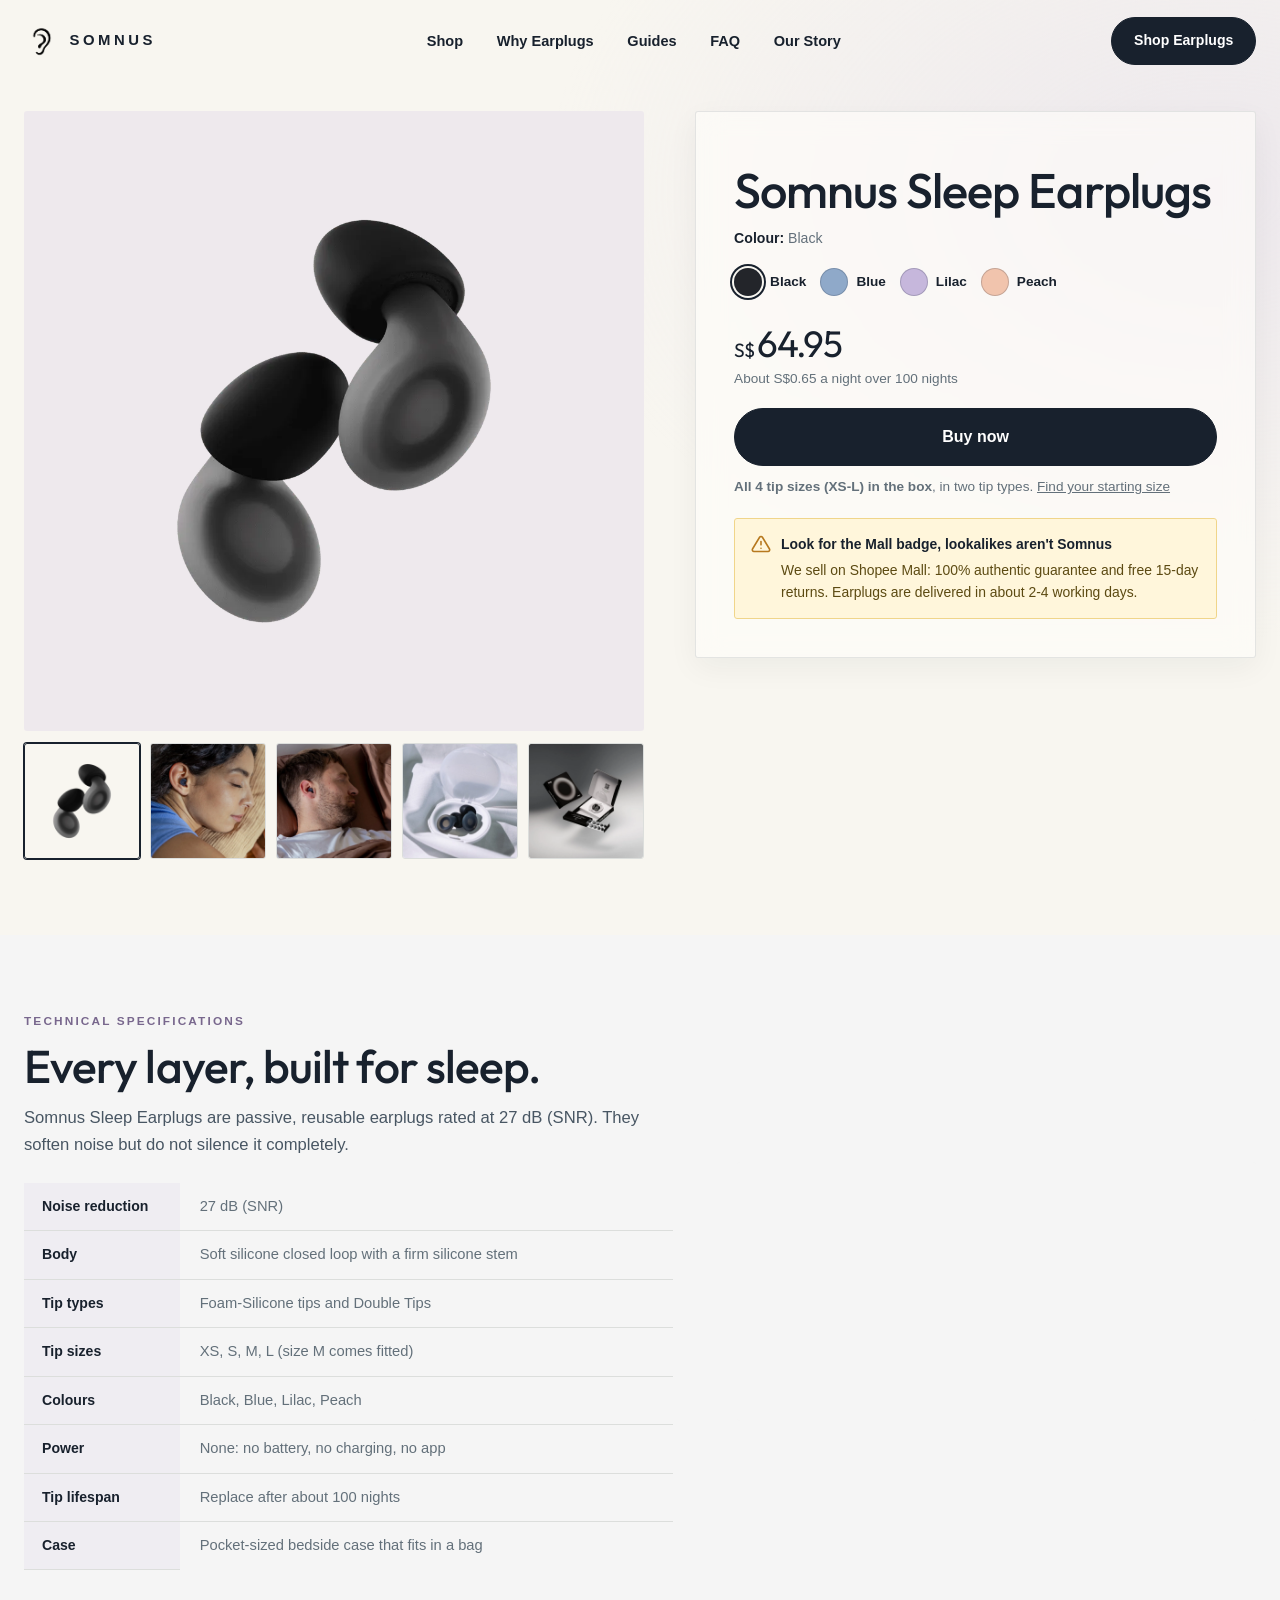
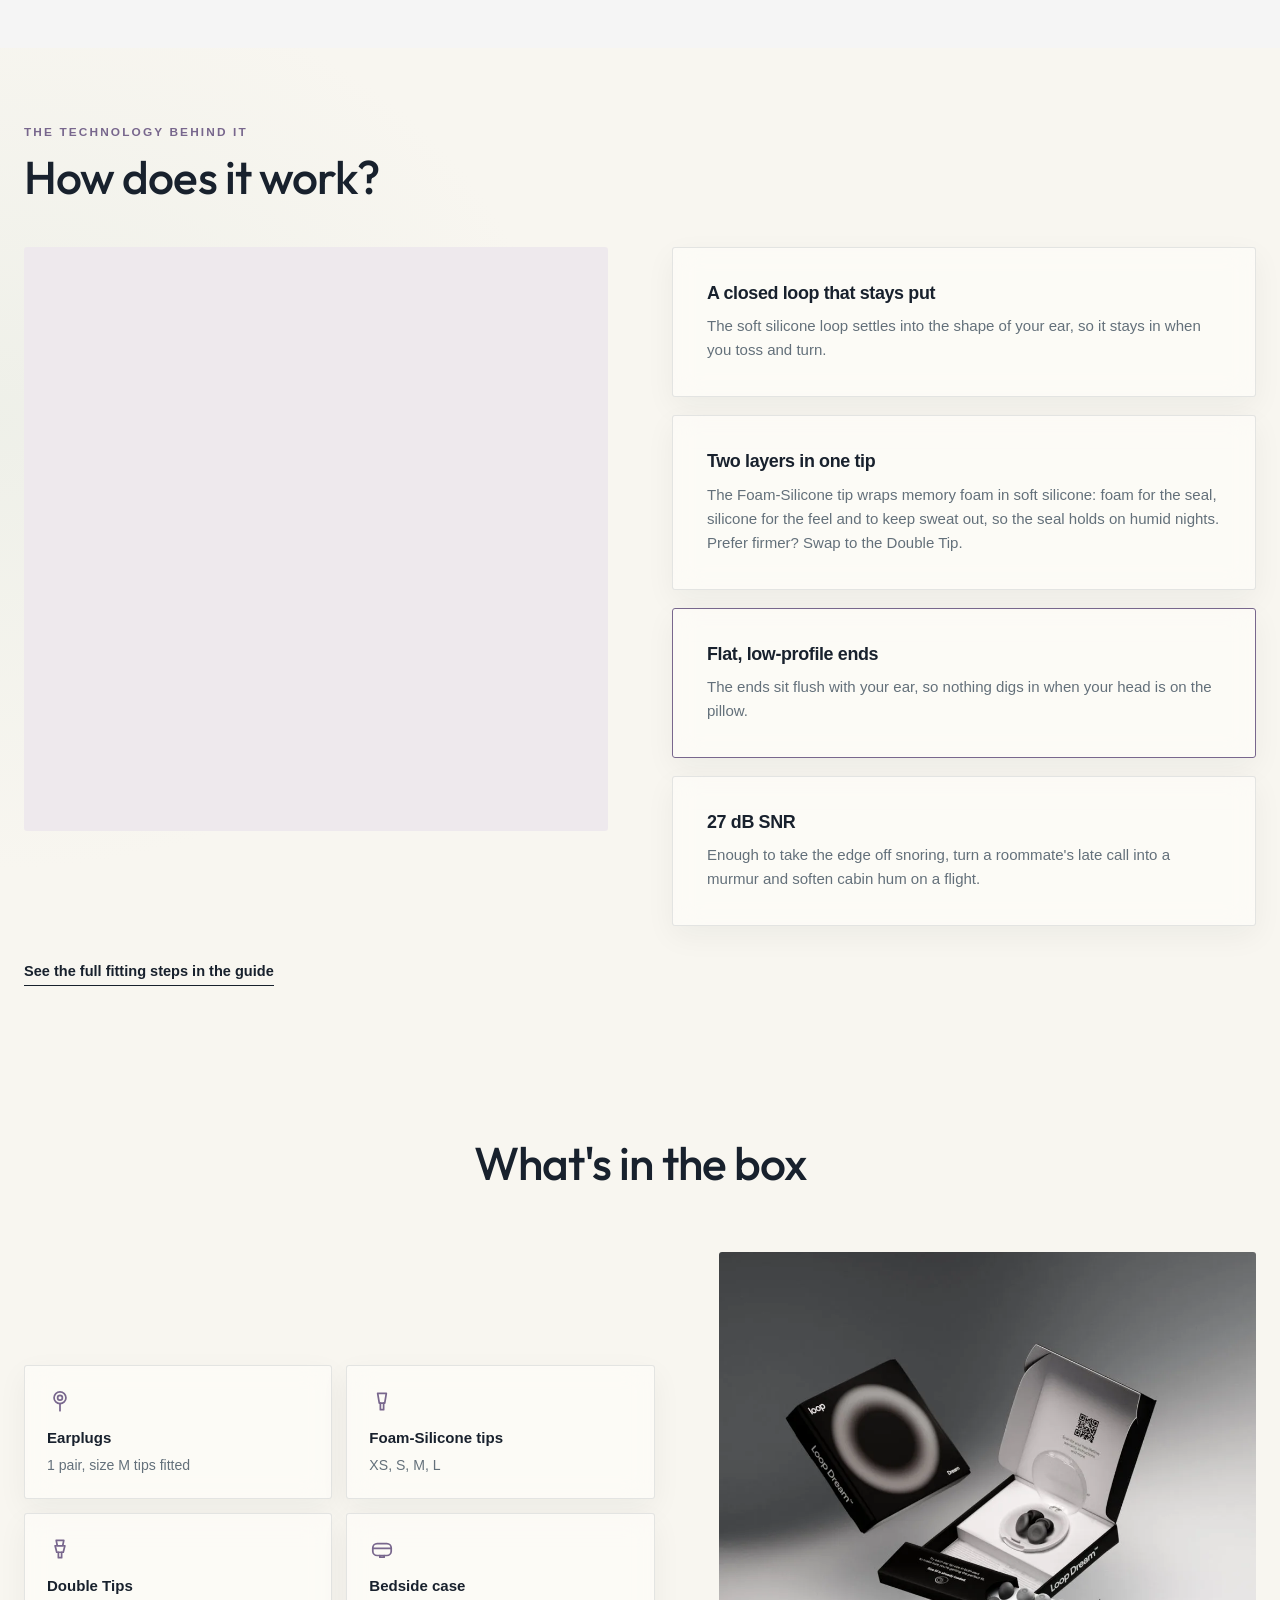
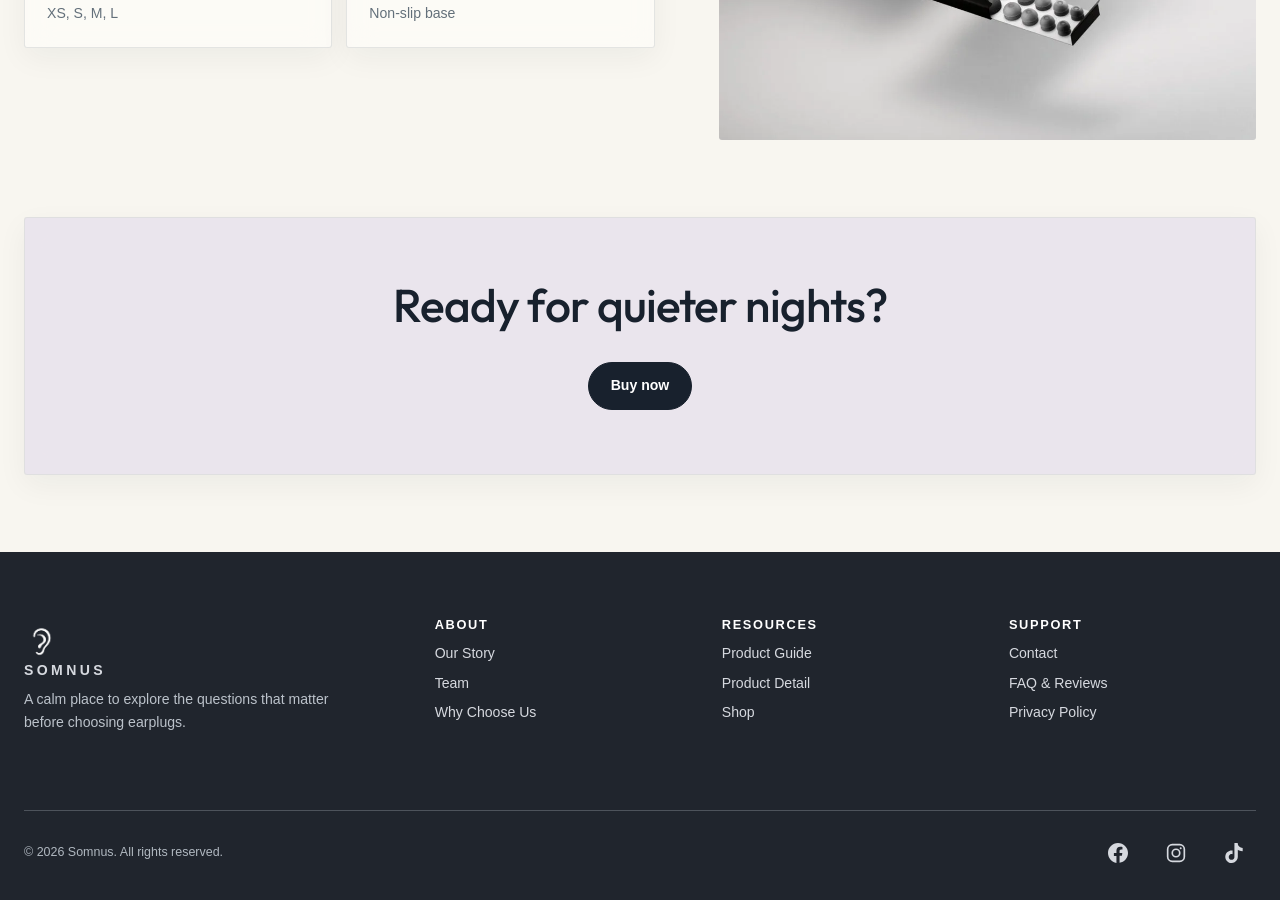
<file: product-detail.html>
<!doctype html>
<html lang="en-SG" class="no-js">
<head>
  <meta charset="utf-8">
  <meta name="viewport" content="width=device-width, initial-scale=1, viewport-fit=cover">
  <title>Somnus Sleep Earplugs | 27dB Noise Reduction · Side-Sleeper Comfort · SG Stock</title>
  <link rel="icon" type="image/png" href="images/ear-mark.png">
  <meta name="description" content="Somnus Sleep Earplugs: 27 dB noise reduction, a flat fit for side sleepers and tips that keep their seal on humid nights. S$64.95 with all 4 tip sizes, free 15-day returns on Shopee Mall.">
  <link rel="canonical" href="https://gooffries.github.io/cs2024-website/product-detail.html">

  <meta property="og:type" content="product">
  <meta property="og:site_name" content="Somnus">
  <meta property="og:locale" content="en_SG">
  <meta property="og:title" content="Somnus Sleep Earplugs for side sleepers | Somnus">
  <meta property="og:description" content="Earplugs for a snoring partner, made to lie on: 27 dB SNR, flat low-profile ends, all 4 tip sizes in the box. S$64.95 on Shopee Mall.">
  <meta property="og:url" content="https://gooffries.github.io/cs2024-website/product-detail.html">
  <meta property="og:image" content="https://gooffries.github.io/cs2024-website/images/product/dream-black-1.png">
  <meta property="og:image:alt" content="A pair of black Somnus Sleep Earplugs">
  <meta name="twitter:card" content="summary_large_image">
  <meta name="twitter:title" content="Somnus Sleep Earplugs for side sleepers | Somnus">
  <meta name="twitter:description" content="27 dB SNR, flat low-profile ends, all 4 tip sizes in the box. S$64.95 on Shopee Mall.">
  <meta name="twitter:image" content="https://gooffries.github.io/cs2024-website/images/product/dream-black-1.png">

  <link rel="preconnect" href="https://fonts.googleapis.com">

  <link rel="preconnect" href="https://fonts.gstatic.com" crossorigin>

  <link rel="stylesheet" href="https://fonts.googleapis.com/css2?family=Outfit:wght@400..700&amp;display=swap">

  <link rel="stylesheet" href="styles/site.css">
  <script src="js/main.js" defer></script>

  <script type="application/ld+json">
  {
    "@context": "https://schema.org",
    "@type": "Product",
    "name": "Somnus Sleep Earplugs",
    "description": "Reusable sleep earplugs with a closed-loop soft silicone body and flat low-profile ends for side sleepers. 27 dB SNR. Two tip types (Foam-Silicone and Double Tips), each in XS, S, M and L, plus a bedside case.",
    "brand": { "@type": "Brand", "name": "Somnus" },
    "image": [
      "https://gooffries.github.io/cs2024-website/images/product/dream-black-1.png",
      "https://gooffries.github.io/cs2024-website/images/product/dream-blue-1.png",
      "https://gooffries.github.io/cs2024-website/images/product/dream-lilac-1.png",
      "https://gooffries.github.io/cs2024-website/images/product/dream-peach-1.png"
    ],
    "color": "Black, Blue, Lilac, Peach",
    "award": "SleepTech 2024 Award",
    "offers": {
      "@type": "Offer",
      "price": "64.95",
      "priceCurrency": "SGD",
      "availability": "https://schema.org/InStock",
      "itemCondition": "https://schema.org/NewCondition",
      "priceValidUntil": "2026-12-31",
      "url": "https://shopee.sg/Loop-Dream-%E2%80%93-Silicone-Memory-Foam-Earplugs-for-Sleep-Comfort-Comfortable-Ear-Plugs-for-Snoring-Blocking-Sleeping-Customized-Fit-27dB-(SNR)-Noise-Reduction-i.931327381.41857607342"
    }
  }
  </script>
</head>
<body class="page page--product">
  <a class="skip-link" href="#main">Skip to main content</a>

  <!-- ===== Shared header (identical on every page; only aria-current moves) ===== -->
  <header class="site-header" data-site-header>
    <nav class="navbar glass" aria-label="Main">
      <button class="navbar__toggle" type="button" aria-expanded="false" aria-controls="site-menu" hidden>
        <span class="navbar__toggle-icon" aria-hidden="true"></span>
        <span class="navbar__toggle-label visually-hidden">Menu</span>
      </button>
      <a class="navbar__logo" href="index.html">
        <img class="navbar__logo-img" src="images/ear-mark.png" alt="Somnus home" width="120" height="32">
        <span class="navbar__logo-text" aria-hidden="true">Somnus</span>
      </a>
      <div class="navbar__menu" id="site-menu">
        <ul class="navbar__links">
          <li class="navbar__item"><a class="navbar__link" href="shop.html">Shop</a></li>
          <li class="navbar__item"><a class="navbar__link" href="why-choose-us.html">Why Earplugs</a></li>
          <li class="navbar__item"><a class="navbar__link" href="product-guide.html">Guides</a></li>
          <li class="navbar__item"><a class="navbar__link" href="faq-reviews.html">FAQ</a></li>
          <li class="navbar__item"><a class="navbar__link" href="our-story.html">Our Story</a></li>
        </ul>
      </div>
      <a class="navbar__cta btn btn--primary" href="product-detail.html" aria-current="page">Shop Earplugs</a>
    </nav>
  </header>

  <main id="main" class="main" tabindex="-1">

    <!-- ===== 1. Product hero: sticky gallery (left) + buy panel (right) ===== -->
    <section class="product-hero" aria-labelledby="product-title">
      <div class="product-hero__gallery gallery" data-gallery>
        <figure class="gallery__stage">
          <img class="gallery__main" data-gallery-main
               src="images/product/dream-black-1.webp"
               alt="A pair of black Somnus Sleep Earplugs, each a soft closed loop with a Foam-Silicone tip"
               width="1000" height="1000" fetchpriority="high">
        </figure>
        <ul class="gallery__thumbs" aria-label="More photos">
          <li class="gallery__thumb-item">
            <a class="gallery__thumb" href="images/product/dream-black-1.webp" data-gallery-thumb aria-current="true"
               data-alt="A pair of black Somnus Sleep Earplugs, each a soft closed loop with a Foam-Silicone tip">
              <img class="gallery__thumb-img" src="images/product/dream-black-1.webp" alt="Black earplugs, product shot" width="1000" height="1000">
            </a>
          </li>
          <li class="gallery__thumb-item">
            <a class="gallery__thumb" href="images/product/dream-black-3.webp" data-gallery-thumb
               data-alt="A woman asleep on her side, a black Somnus sleep earplug sitting flush inside her ear">
              <img class="gallery__thumb-img" src="images/product/dream-black-3.webp" alt="Worn by a side sleeper" width="1000" height="1000">
            </a>
          </li>
          <li class="gallery__thumb-item">
            <a class="gallery__thumb" href="images/product/dream-black-5.webp" data-gallery-thumb
               data-alt="A man asleep on his side on a brown pillow, a dark Somnus sleep earplug flat in his ear">
              <img class="gallery__thumb-img" src="images/product/dream-black-5.webp" alt="Flush in the ear on a pillow" width="1000" height="1000">
            </a>
          </li>
          <li class="gallery__thumb-item">
            <a class="gallery__thumb" href="images/product/dream-black-4.webp" data-gallery-thumb
               data-alt="Two black Somnus Sleep Earplugs inside the open bedside case on white bed sheets">
              <img class="gallery__thumb-img" src="images/product/dream-black-4.webp" alt="In the bedside case" width="1000" height="1000">
            </a>
          </li>
          <li class="gallery__thumb-item">
            <a class="gallery__thumb" href="images/product/dream-packaging.webp" data-gallery-thumb
               data-alt="The Somnus box opened to show the earplugs in their case and a tray of spare ear tips in several sizes">
              <img class="gallery__thumb-img" src="images/product/dream-packaging.webp" alt="Box with spare tips" width="1000" height="1000">
            </a>
          </li>
        </ul>
      </div>

      <div class="product-hero__panel buy-panel glass" data-buy-anchor>
        <h1 class="buy-panel__title" id="product-title">Somnus Sleep Earplugs</h1>
        <fieldset class="swatches" data-swatches>
          <legend class="swatches__legend">Colour: <span class="swatches__current" data-colour-label>Black</span></legend>
          <div class="swatches__options">
            <label class="swatch swatch--black">
              <input class="swatch__input" type="radio" name="colour" value="Black" checked
                     data-src="images/product/dream-black-1.webp"
                     data-alt="A pair of black Somnus Sleep Earplugs, each a soft closed loop with a Foam-Silicone tip">
              <span class="swatch__dot" aria-hidden="true"></span>
              <span class="swatch__name">Black</span>
            </label>
            <label class="swatch swatch--blue">
              <input class="swatch__input" type="radio" name="colour" value="Blue"
                     data-src="images/product/dream-blue-1.webp"
                     data-alt="A pair of blue Somnus Sleep Earplugs, each a soft closed loop with a Foam-Silicone tip">
              <span class="swatch__dot" aria-hidden="true"></span>
              <span class="swatch__name">Blue</span>
            </label>
            <label class="swatch swatch--lilac">
              <input class="swatch__input" type="radio" name="colour" value="Lilac"
                     data-src="images/product/dream-lilac-1.webp"
                     data-alt="A pair of lilac Somnus Sleep Earplugs, each a soft closed loop with a Foam-Silicone tip">
              <span class="swatch__dot" aria-hidden="true"></span>
              <span class="swatch__name">Lilac</span>
            </label>
            <label class="swatch swatch--peach">
              <input class="swatch__input" type="radio" name="colour" value="Peach"
                     data-src="images/product/dream-peach-1.webp"
                     data-alt="A pair of peach Somnus Sleep Earplugs with orange Foam-Silicone tips and a soft closed-loop body">
              <span class="swatch__dot" aria-hidden="true"></span>
              <span class="swatch__name">Peach</span>
            </label>
          </div>
        </fieldset>

        <div class="price">
          <p class="price__amount"><span class="price__currency">S$</span>64.95</p>
          <p class="price__note">About S$0.65 a night over 100 nights</p>
        </div>

        <div class="buy-panel__actions">
          <a class="btn btn--primary btn--buy" href="https://shopee.sg/Loop-Dream-%E2%80%93-Silicone-Memory-Foam-Earplugs-for-Sleep-Comfort-Comfortable-Ear-Plugs-for-Snoring-Blocking-Sleeping-Customized-Fit-27dB-(SNR)-Noise-Reduction-i.931327381.41857607342" target="_blank" rel="noopener">
            Buy now
          </a>
          <p class="buy-panel__sizes"><strong>All 4 tip sizes (XS-L) in the box</strong>, in two tip types. <a href="product-guide.html#tip-finder">Find your starting size</a></p>
        </div>

        <div class="trust-note" role="note">
          <svg class="trust-note__icon" viewBox="0 0 24 24" width="20" height="20" fill="none" stroke="currentColor" stroke-width="1.9" stroke-linecap="round" stroke-linejoin="round" aria-hidden="true"><path d="M10.3 3.9 1.8 18a2 2 0 0 0 1.7 3h17a2 2 0 0 0 1.7-3L13.7 3.9a2 2 0 0 0-3.4 0z"/><path d="M12 9v4"/><path d="M12 17h.01"/></svg>
          <p class="trust-note__title">Look for the Mall badge, lookalikes aren't Somnus</p>
          <p class="trust-note__text">We sell on Shopee Mall: 100% authentic guarantee and free 15-day returns. Earplugs are delivered in about 2-4 working days.</p>
        </div>
      </div>
    </section>


    <!-- ===== 3. Technical specifications ===== -->
    <section class="detail-section specs" id="specs" aria-labelledby="specs-title" data-reveal>
      <div class="specs__text">
        <span class="eyebrow">Technical specifications</span>
        <h2 class="guide-section__title specs__headline" id="specs-title">Every layer, built for sleep.</h2>
        <p class="guide-section__lead">Somnus Sleep Earplugs are passive, reusable earplugs rated at 27 dB (SNR). They soften noise but do not silence it completely.</p>
        <table class="spec-table">
          <caption class="visually-hidden">Somnus Sleep Earplugs technical specifications</caption>
          <tbody>
            <tr><th scope="row">Noise reduction</th><td>27 dB (SNR)</td></tr>
            <tr><th scope="row">Body</th><td>Soft silicone closed loop with a firm silicone stem</td></tr>
            <tr><th scope="row">Tip types</th><td>Foam-Silicone tips and Double Tips</td></tr>
            <tr><th scope="row">Tip sizes</th><td>XS, S, M, L (size M comes fitted)</td></tr>
            <tr><th scope="row">Colours</th><td>Black, Blue, Lilac, Peach</td></tr>
            <tr><th scope="row">Power</th><td>None: no battery, no charging, no app</td></tr>
            <tr><th scope="row">Tip lifespan</th><td>Replace after about 100 nights</td></tr>
            <tr><th scope="row">Case</th><td>Pocket-sized bedside case that fits in a bag</td></tr>
          </tbody>
        </table>
      </div>
      <figure class="specs__media">
        <video class="specs__video" src="images/somnus-exploded-view.mp4" autoplay muted loop playsinline preload="metadata" width="2048" height="2048" aria-label="Exploded view of a Somnus Sleep Earplug, showing the loop body, stem and layered tip coming apart and back together"></video>
      </figure>
    </section>

    <!-- ===== 4. The technology: scroll-told story (sticky visual + 4 steps) ===== -->
    <section class="story" id="how-it-works" aria-labelledby="story-title" data-story>
      <div class="story__intro" data-reveal>
        <p class="story__eyebrow">The technology behind it</p>
        <h2 class="story__title" id="story-title">How does it work?</h2>
      </div>

      <div class="story__visuals" aria-hidden="true">
        <img class="story__visual" data-story-visual="1" src="images/product/dream-component.webp" alt="" width="836" height="836" loading="lazy">
        <video class="story__visual" data-story-visual="2" src="images/product-detail-video.mp4" autoplay muted loop playsinline preload="metadata" width="1080" height="1080"></video>
        <video class="story__visual" data-story-visual="3" src="images/product1-video.mp4" autoplay muted loop playsinline preload="metadata" width="1080" height="1080" aria-label="A Somnus ear tip turning to show its flat, low-profile shape"></video>
        <img class="story__visual" data-story-visual="4" src="images/product/dream-black-5.webp" alt="" width="1000" height="1000" loading="lazy">
      </div>

      <ol class="story__steps">
        <li class="story__step glass" data-story-step="1">
          <h3 class="story__step-title">A closed loop that stays put</h3>
          <p class="story__step-text">The soft silicone loop settles into the shape of your ear, so it stays in when you toss and turn.</p>
        </li>
        <li class="story__step glass" data-story-step="2">
          <h3 class="story__step-title">Two layers in one tip</h3>
          <p class="story__step-text">The Foam-Silicone tip wraps memory foam in soft silicone: foam for the seal, silicone for the feel and to keep sweat out, so the seal holds on humid nights. Prefer firmer? Swap to the Double Tip.</p>
        </li>
        <li class="story__step glass" data-story-step="3">
          <h3 class="story__step-title">Flat, low-profile ends</h3>
          <p class="story__step-text">The ends sit flush with your ear, so nothing digs in when your head is on the pillow.</p>
        </li>
        <li class="story__step glass" data-story-step="4">
          <h3 class="story__step-title">27 dB SNR</h3>
          <p class="story__step-text">Enough to take the edge off snoring, turn a roommate's late call into a murmur and soften cabin hum on a flight.</p>
        </li>
      </ol>

      <p class="story__more"><a class="link-arrow" href="product-guide.html">See the full fitting steps in the guide</a></p>
    </section>


    <!-- ===== 6. What's in the box ===== -->
    <section class="in-box" id="in-the-box" aria-labelledby="in-box-title" data-reveal>
      <h2 class="in-box__title" id="in-box-title">What's in the box</h2>
      <div class="in-box__text">
        <ul class="in-box__list">
          <li class="in-box__item glass"><svg class="in-box__icon" viewBox="0 0 24 24" width="26" height="26" fill="none" stroke="currentColor" stroke-width="1.6" stroke-linecap="round" stroke-linejoin="round" aria-hidden="true"><circle cx="12" cy="9" r="5.5"/><circle cx="12" cy="9" r="2.2"/><path d="M12 14.5V21"/></svg><p class="in-box__name">Earplugs</p><p class="in-box__detail">1 pair, size M tips fitted</p></li>
          <li class="in-box__item glass"><svg class="in-box__icon" viewBox="0 0 24 24" width="26" height="26" fill="none" stroke="currentColor" stroke-width="1.6" stroke-linecap="round" stroke-linejoin="round" aria-hidden="true"><path d="M8 5h8l-1.5 9h-5z"/><path d="M10.5 14v6h3v-6"/></svg><p class="in-box__name">Foam-Silicone tips</p><p class="in-box__detail">XS, S, M, L</p></li>
          <li class="in-box__item glass"><svg class="in-box__icon" viewBox="0 0 24 24" width="26" height="26" fill="none" stroke="currentColor" stroke-width="1.6" stroke-linecap="round" stroke-linejoin="round" aria-hidden="true"><path d="M8.5 4h7l-1 5h-5z"/><path d="M7.5 9h9l-1.5 6h-6z"/><path d="M10.5 15v5h3v-5"/></svg><p class="in-box__name">Double Tips</p><p class="in-box__detail">XS, S, M, L</p></li>
          <li class="in-box__item glass"><svg class="in-box__icon" viewBox="0 0 24 24" width="26" height="26" fill="none" stroke="currentColor" stroke-width="1.6" stroke-linecap="round" stroke-linejoin="round" aria-hidden="true"><rect x="3.5" y="7" width="17" height="11" rx="4"/><path d="M3.5 11.5h17"/><path d="M10 18v1.5h4V18"/></svg><p class="in-box__name">Bedside case</p><p class="in-box__detail">Non-slip base</p></li>
        </ul>
      </div>
      <figure class="in-box__media">
        <img class="in-box__img" src="images/product/dream-packaging.webp" alt="The Somnus box opened to show the earplugs in their case and a tray of spare ear tips in several sizes" width="1000" height="1000" loading="lazy">
      </figure>
    </section>


    <!-- ===== 8. Final CTA ===== -->
    <section class="cta-band glass" aria-labelledby="cta-title" data-reveal>
      <h2 class="cta-band__title" id="cta-title">Ready for quieter nights?</h2>
      
      <a class="btn btn--primary" href="https://shopee.sg/Loop-Dream-%E2%80%93-Silicone-Memory-Foam-Earplugs-for-Sleep-Comfort-Comfortable-Ear-Plugs-for-Snoring-Blocking-Sleeping-Customized-Fit-27dB-(SNR)-Noise-Reduction-i.931327381.41857607342" target="_blank" rel="noopener">Buy now </a>
    </section>

  </main>

  <!-- ===== Sticky mobile buy bar (JS shows it once the hero buy panel scrolls away) ===== -->
  <aside class="buy-bar glass" aria-label="Buy Somnus" data-buy-bar inert>
    <p class="buy-bar__info"><span class="buy-bar__name">Somnus</span> <span class="buy-bar__price">S$64.95</span> <span class="buy-bar__sizes">All 4 tip sizes</span></p>
    <a class="btn btn--primary buy-bar__btn" href="https://shopee.sg/Loop-Dream-%E2%80%93-Silicone-Memory-Foam-Earplugs-for-Sleep-Comfort-Comfortable-Ear-Plugs-for-Snoring-Blocking-Sleeping-Customized-Fit-27dB-(SNR)-Noise-Reduction-i.931327381.41857607342" target="_blank" rel="noopener">
      Buy now 
    </a>
  </aside>

  <!-- ===== Shared footer (identical on every page) ===== -->
  <footer class="footer">
    <div class="wrap">
      <div class="footer-top">
        <div>
          <a class="brand" href="index.html"><img src="images/ear-mark.png" alt="">SOMNUS</a>
          <p>A calm place to explore the questions that matter before choosing earplugs.</p>
        </div>
        <div>
          <h3>About</h3>
          <a href="our-story.html">Our Story</a>
          <a href="team.html">Team</a>
          <a href="why-choose-us.html">Why Choose Us</a>
        </div>
        <div>
          <h3>Resources</h3>
          <a href="product-guide.html">Product Guide</a>
          <a href="product-detail.html" aria-current="page">Product Detail</a>
          <a href="shop.html">Shop</a>
        </div>
        <div>
          <h3>Support</h3>
          <a href="contact.html">Contact</a>
          <a href="faq-reviews.html">FAQ & Reviews</a>
          <a href="privacy-policy.html">Privacy Policy</a>
        </div>
      </div>
      <div class="footer-bottom">
        <span>&copy; 2026 Somnus. All rights reserved.</span>
        <div class="footer-social">
          <a href="#" aria-label="Somnus on Facebook"><svg viewBox="0 0 24 24" width="20" height="20" fill="currentColor" aria-hidden="true"><path d="M24 12.073c0-6.627-5.373-12-12-12s-12 5.373-12 12c0 5.99 4.388 10.954 10.125 11.854v-8.385H7.078v-3.47h3.047V9.43c0-3.007 1.792-4.795 4.533-4.795 1.312 0 2.686.235 2.686.235v2.953H15.83c-1.491 0-1.956.925-1.956 1.874v2.25h3.328l-.532 3.47h-2.796v8.385C19.612 23.027 24 18.062 24 12.073z"/></svg></a>
          <a href="#" aria-label="Somnus on Instagram"><svg viewBox="0 0 24 24" width="20" height="20" fill="none" stroke="currentColor" stroke-width="2" aria-hidden="true"><rect x="2" y="2" width="20" height="20" rx="5.5"/><circle cx="12" cy="12" r="4.5"/><circle cx="17.6" cy="6.4" r="1.2" fill="currentColor" stroke="none"/></svg></a>
          <a href="#" aria-label="Somnus on TikTok"><svg viewBox="0 0 24 24" width="20" height="20" fill="currentColor" aria-hidden="true"><path d="M12.525.02c1.31-.02 2.61-.01 3.91-.02.08 1.53.63 3.09 1.75 4.17 1.12 1.11 2.7 1.62 4.24 1.79v4.03c-1.44-.05-2.89-.35-4.2-.97-.57-.26-1.1-.59-1.62-.93-.01 2.92.01 5.84-.02 8.75-.08 1.4-.54 2.79-1.35 3.94-1.31 1.92-3.58 3.17-5.91 3.21-1.43.08-2.86-.31-4.08-1.03-2.02-1.19-3.44-3.37-3.65-5.71-.02-.5-.03-1-.01-1.49.18-1.9 1.12-3.72 2.58-4.96 1.66-1.44 3.98-2.13 6.15-1.72.02 1.48-.04 2.96-.04 4.44-.99-.32-2.15-.23-3.02.37-.63.41-1.11 1.04-1.36 1.75-.21.51-.15 1.07-.14 1.61.24 1.64 1.82 3.02 3.5 2.87 1.12-.01 2.19-.66 2.77-1.61.19-.33.4-.67.41-1.06.1-1.79.06-3.57.07-5.36.01-4.03-.01-8.05.02-12.07z"/></svg></a>
        </div>
      </div>
    </div>
  </footer>
</body>
</html>
</file>
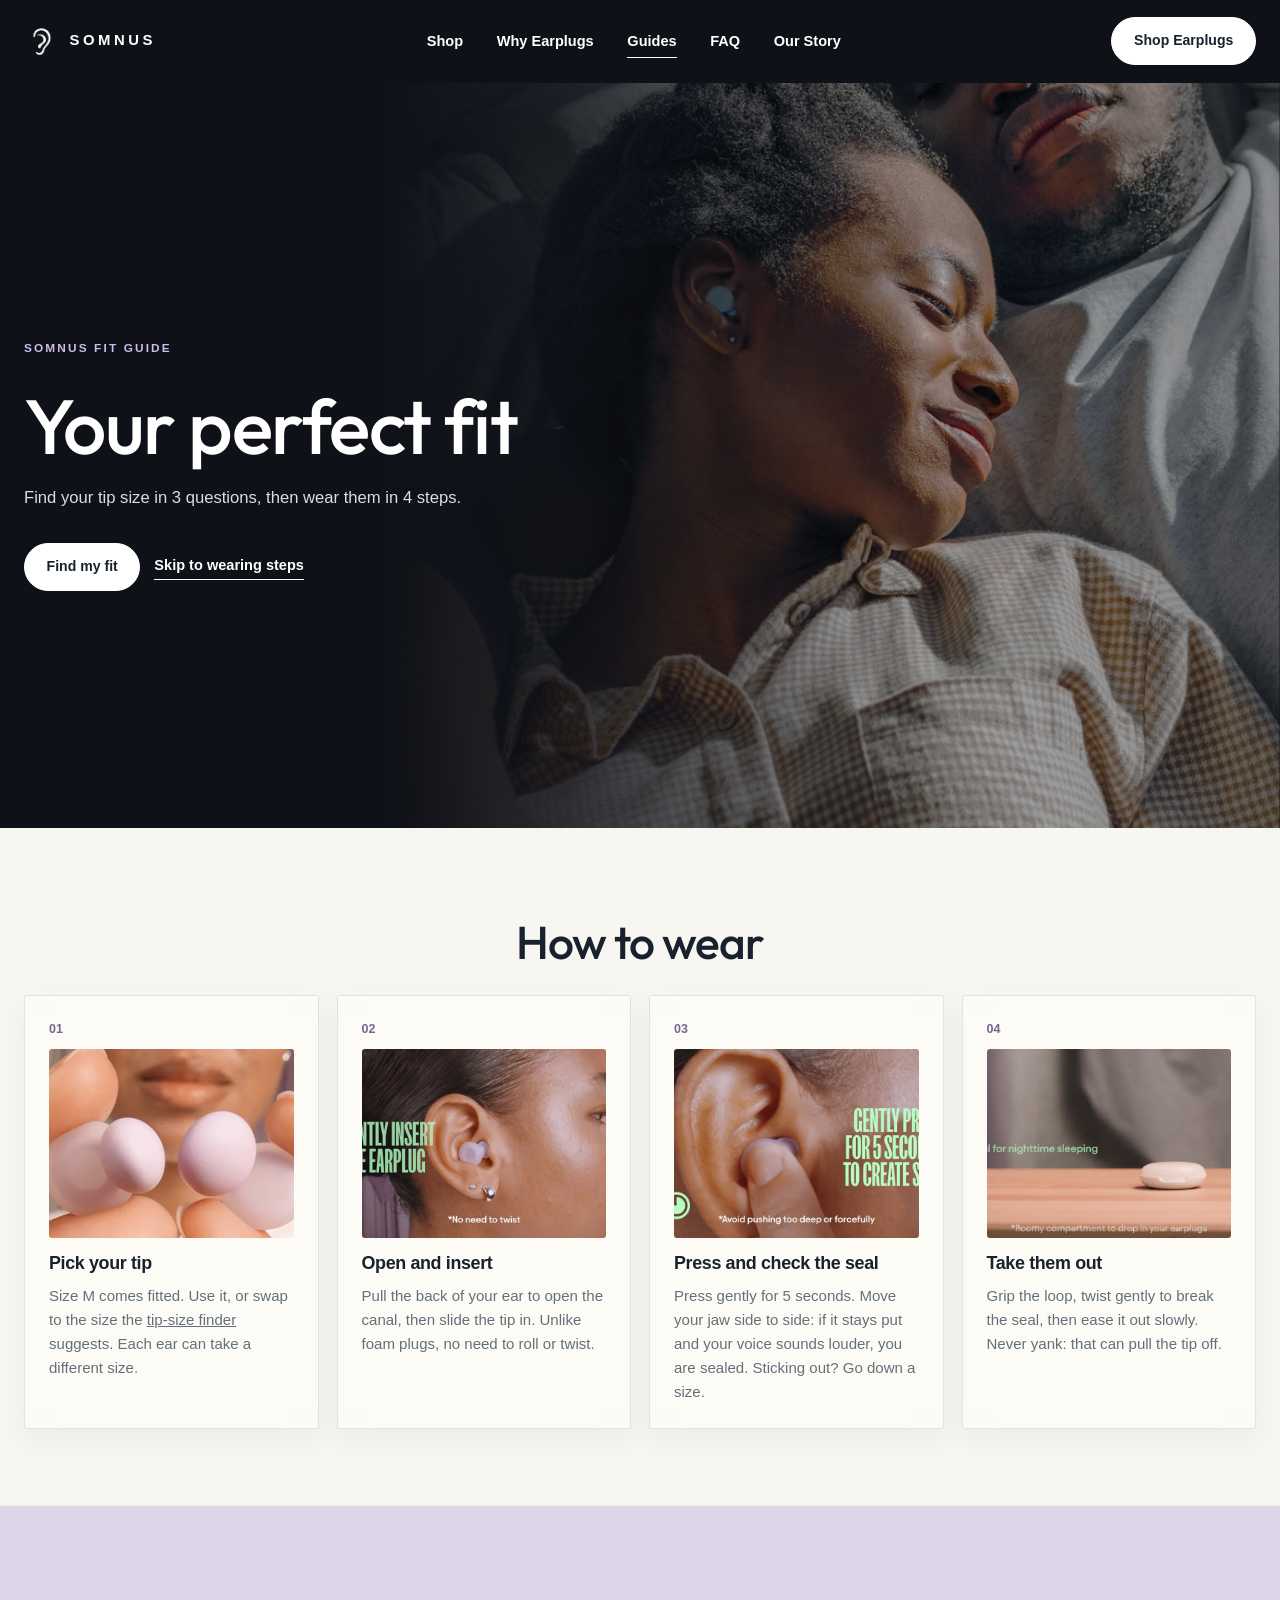
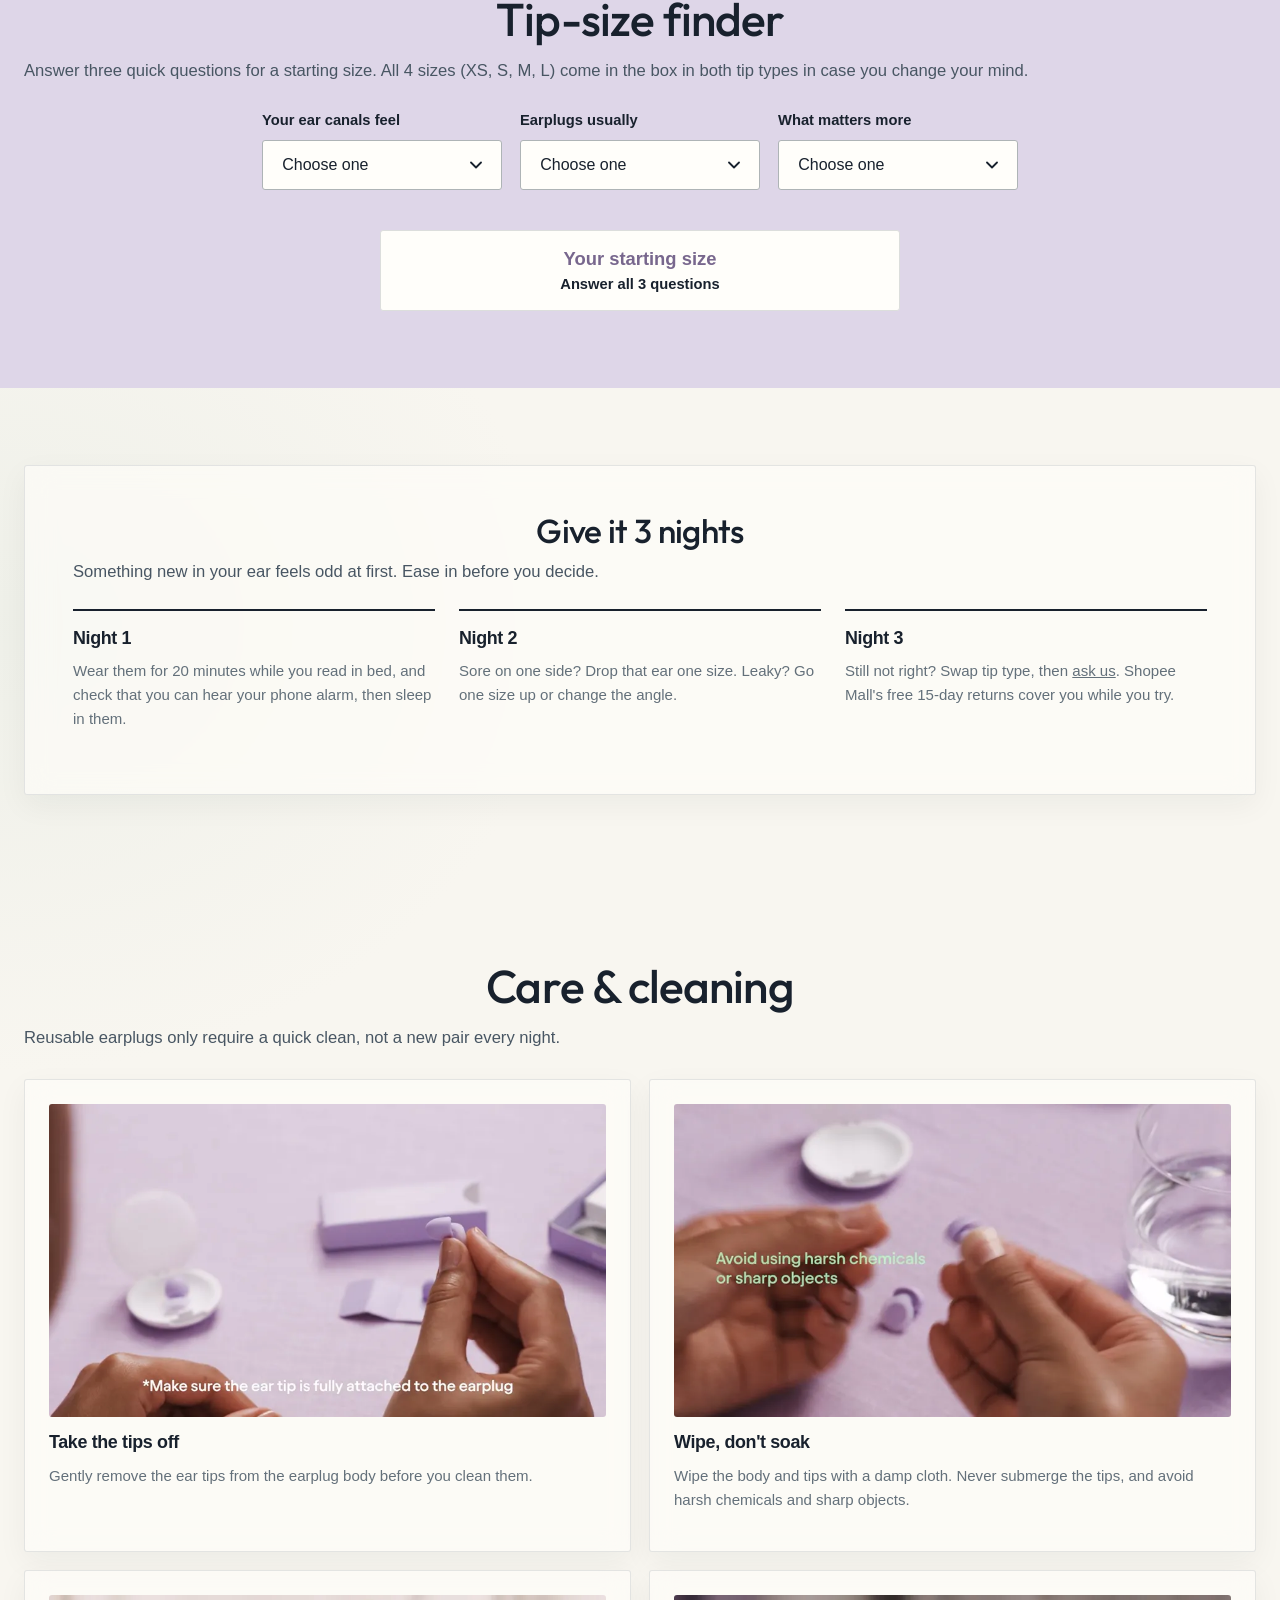
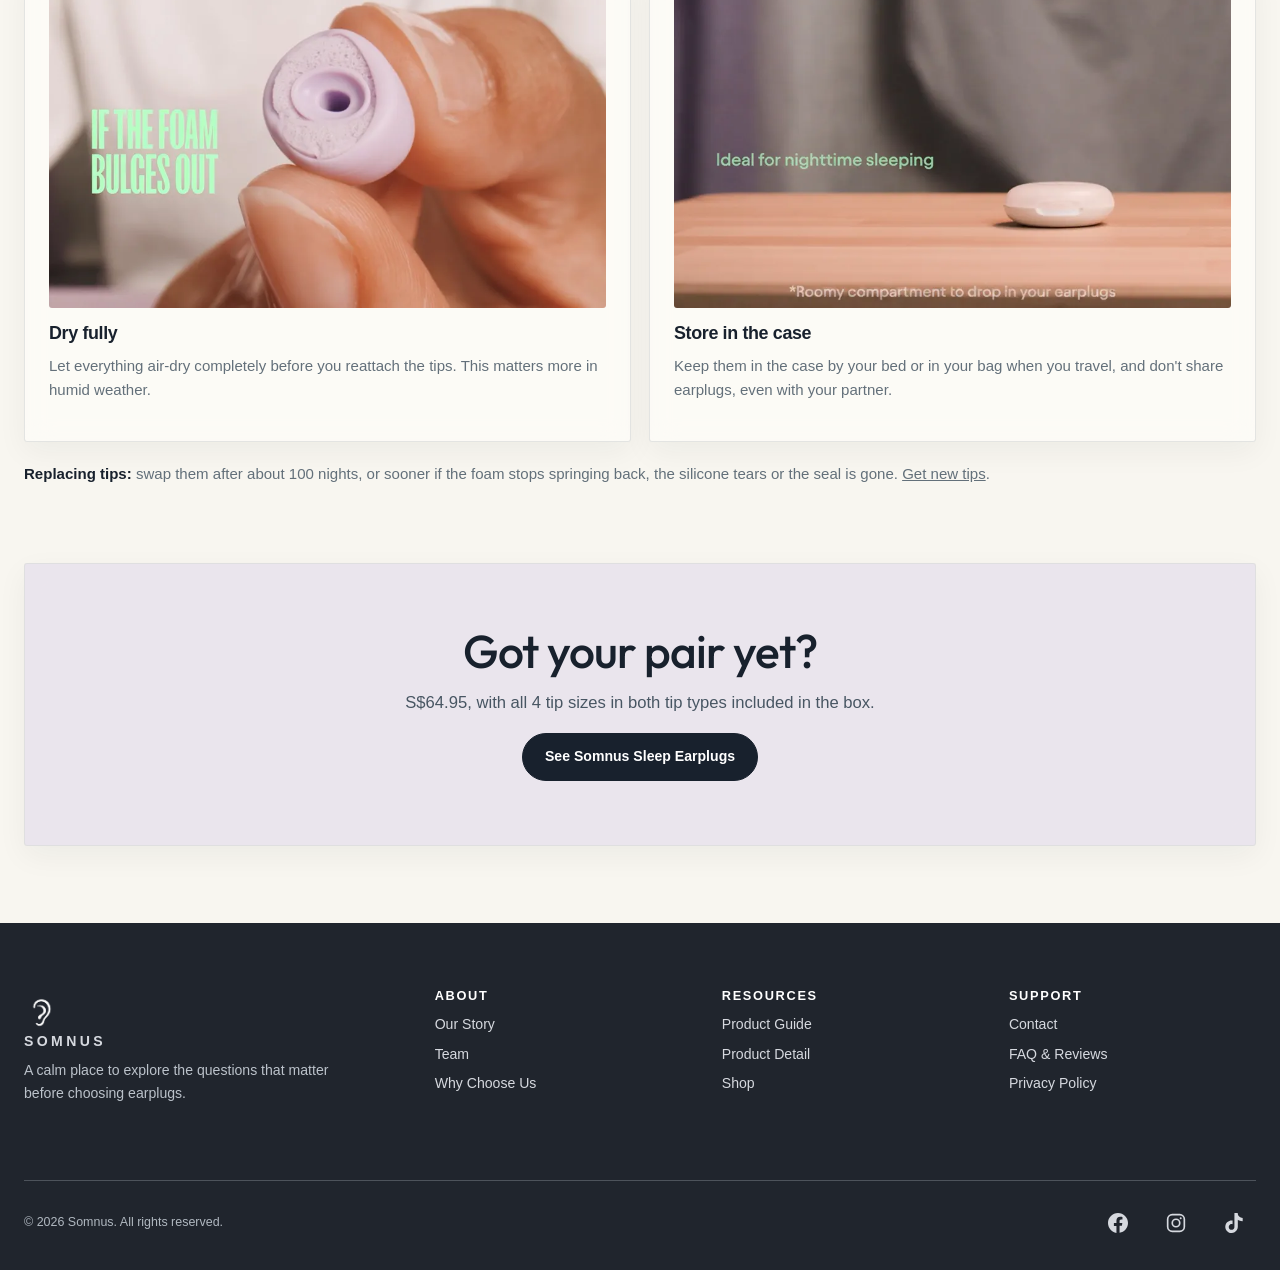
<file: product-guide.html>
<!doctype html>
<html lang="en-SG" class="no-js">
<head>
  <meta charset="utf-8">
  <meta name="viewport" content="width=device-width, initial-scale=1, viewport-fit=cover">
  <title>How to Wear Somnus Sleep Earplugs &amp; Find Your Tip Size | Singapore</title>
  <link rel="icon" type="image/png" href="images/ear-mark.png">
  <meta name="description" content="How to wear Somnus Sleep Earplugs: find your tip size in 3 questions, insert and press for 5 seconds, then ease into it over 3 nights. Cleaning and tip care included.">
  <link rel="canonical" href="https://gooffries.github.io/cs2024-website/product-guide.html">

  <meta property="og:type" content="article">
  <meta property="og:site_name" content="Somnus">
  <meta property="og:locale" content="en_SG">
  <meta property="og:title" content="Somnus fit guide and tip-size finder | Somnus">
  <meta property="og:description" content="Find your starting tip size, wear and remove Somnus comfortably on your side, and keep them clean.">
  <meta property="og:url" content="https://gooffries.github.io/cs2024-website/product-guide.html">
  <meta property="og:image" content="https://gooffries.github.io/cs2024-website/images/product/dream-packaging.jpg">
  <meta property="og:image:alt" content="The Somnus box with the earplugs in their case and a tray of spare ear tips">
  <meta name="twitter:card" content="summary_large_image">
  <meta name="twitter:title" content="Somnus fit guide and tip-size finder | Somnus">
  <meta name="twitter:description" content="Find your starting tip size and wear Somnus comfortably on your side.">
  <meta name="twitter:image" content="https://gooffries.github.io/cs2024-website/images/product/dream-packaging.jpg">

  <link rel="preconnect" href="https://fonts.googleapis.com">

  <link rel="preconnect" href="https://fonts.gstatic.com" crossorigin>

  <link rel="stylesheet" href="https://fonts.googleapis.com/css2?family=Outfit:wght@400..700&amp;display=swap">

  <link rel="stylesheet" href="styles/site.css">
  <script src="js/main.js" defer></script>

  <script type="application/ld+json">
  {
    "@context": "https://schema.org",
    "@type": "HowTo",
    "name": "How to wear Somnus Sleep Earplugs",
    "description": "Fit Somnus Sleep Earplugs for a comfortable seal when sleeping on your side.",
    "image": "https://gooffries.github.io/cs2024-website/images/product/dream-packaging.jpg",
    "supply": [
      { "@type": "HowToSupply", "name": "Somnus Sleep Earplugs with Foam-Silicone tips or Double Tips (XS, S, M, L)" }
    ],
    "step": [
      { "@type": "HowToStep", "position": 1, "name": "Pick your tip", "text": "Start with the size M tip already fitted, or the size the tip-size finder suggests. Each ear can take a different size.", "url": "https://gooffries.github.io/cs2024-website/product-guide.html#step-1" },
      { "@type": "HowToStep", "position": 2, "name": "Open and insert", "text": "Pull the back of your ear to open the canal, then slide the tip in. No need to roll or twist.", "url": "https://gooffries.github.io/cs2024-website/product-guide.html#step-2" },
      { "@type": "HowToStep", "position": 3, "name": "Press and check the seal", "text": "Press gently for 5 seconds. Move your jaw side to side: if it stays put and your voice sounds louder, you are sealed.", "url": "https://gooffries.github.io/cs2024-website/product-guide.html#step-3" },
      { "@type": "HowToStep", "position": 4, "name": "Take them out", "text": "Grip the loop, twist gently to break the seal, then ease it out slowly. Never yank.", "url": "https://gooffries.github.io/cs2024-website/product-guide.html#step-4" }
    ]
  }
  </script>
  <script type="application/ld+json">
  {
    "@context": "https://schema.org",
    "@type": "BreadcrumbList",
    "itemListElement": [
      { "@type": "ListItem", "position": 1, "name": "Home", "item": "https://gooffries.github.io/cs2024-website/index.html" },
      { "@type": "ListItem", "position": 2, "name": "Product guide", "item": "https://gooffries.github.io/cs2024-website/product-guide.html" }
    ]
  }
  </script>
</head>
<body class="page page--guide">
  <a class="skip-link" href="#main">Skip to main content</a>

  <!-- ===== Shared header (identical on every page; only aria-current moves) ===== -->
  <header class="site-header" data-site-header>
    <nav class="navbar glass" aria-label="Main">
      <button class="navbar__toggle" type="button" aria-expanded="false" aria-controls="site-menu" hidden>
        <span class="navbar__toggle-icon" aria-hidden="true"></span>
        <span class="navbar__toggle-label visually-hidden">Menu</span>
      </button>
      <a class="navbar__logo" href="index.html">
        <img class="navbar__logo-img" src="images/ear-mark.png" alt="Somnus home" width="120" height="32">
        <span class="navbar__logo-text" aria-hidden="true">Somnus</span>
      </a>
      <div class="navbar__menu" id="site-menu">
        <ul class="navbar__links">
          <li class="navbar__item"><a class="navbar__link" href="shop.html">Shop</a></li>
          <li class="navbar__item"><a class="navbar__link" href="why-choose-us.html">Why Earplugs</a></li>
          <li class="navbar__item"><a class="navbar__link" href="product-guide.html" aria-current="page">Guides</a></li>
          <li class="navbar__item"><a class="navbar__link" href="faq-reviews.html">FAQ</a></li>
          <li class="navbar__item"><a class="navbar__link" href="our-story.html">Our Story</a></li>
        </ul>
      </div>
      <a class="navbar__cta btn btn--primary" href="product-detail.html">Shop Earplugs</a>
    </nav>
  </header>

  <main id="main" class="main" tabindex="-1">

    <!-- ===== Guide hero ===== -->
    <section class="guide-hero" aria-labelledby="guide-title">
      <img class="guide-hero__bg" src="images/guide/hero-in-ear.webp" alt="" width="2000" height="2000" fetchpriority="high">
      <p class="guide-hero__eyebrow">Somnus fit guide</p>
      <h1 class="guide-hero__title" id="guide-title">Your perfect fit</h1>
      <p class="guide-hero__lead">Find your tip size in 3 questions, then wear them in 4 steps.</p>
      <p class="guide-hero__actions">
        <a class="btn btn--primary" href="#tip-finder">Find my fit</a>
        <a class="link-arrow" href="#how-to-wear">Skip to wearing steps</a>
      </p>
    </section>


    <!-- ===== 1. Wearing & removing ===== -->
    <section class="guide-section guide-section--wear" id="how-to-wear" aria-labelledby="wear-title" data-reveal>
      <h2 class="guide-section__title" id="wear-title">How to wear</h2>
    
      <ol class="steps steps--four">
        <li class="steps__item glass" id="step-1">
          <figure class="steps__media">
            <img class="steps__img" src="images/guide/step-1-pick-tip.webp" alt="Fingers holding two Somnus ear tips side by side to compare sizes" width="828" height="364" loading="lazy">
          </figure>
          <h3 class="steps__title">Pick your tip</h3>
          <p class="steps__text">Size M comes fitted. Use it, or swap to the size the <a href="#tip-finder">tip-size finder</a> suggests. Each ear can take a different size.</p>
        </li>
        <li class="steps__item glass" id="step-2">
          <figure class="steps__media">
            <img class="steps__img" src="images/guide/step-3-insert.webp" alt="A Somnus sleep earplug going gently into the ear with no twist" width="900" height="506" loading="lazy">
          </figure>
          <h3 class="steps__title">Open and insert</h3>
          <p class="steps__text">Pull the back of your ear to open the canal, then slide the tip in. Unlike foam plugs, no need to roll or twist.</p>
        </li>
        <li class="steps__item glass" id="step-3">
          <figure class="steps__media">
            <img class="steps__img" src="images/guide/step-4-press.webp" alt="A finger pressing a Somnus sleep earplug for 5 seconds to create the seal" width="900" height="506" loading="lazy">
          </figure>
          <h3 class="steps__title">Press and check the seal</h3>
          <p class="steps__text">Press gently for 5 seconds. Move your jaw side to side: if it stays put and your voice sounds louder, you are sealed. Sticking out? Go down a size.</p>
        </li>
        <li class="steps__item glass" id="step-4">
          <figure class="steps__media">
            <img class="steps__img" src="images/guide/carry-case-poster.webp" alt="Somnus sleep earplugs going back into their carry case after removal" width="900" height="506" loading="lazy">
          </figure>
          <h3 class="steps__title">Take them out</h3>
          <p class="steps__text">Grip the loop, twist gently to break the seal, then ease it out slowly. Never yank: that can pull the tip off.</p>
        </li>
      </ol>
    </section>

    <!-- ===== 2. Tip-size finder (interactive; works as a static guide without JS) ===== -->
    <section class="guide-section tip-finder" id="tip-finder" aria-labelledby="finder-title" data-reveal>
      <h2 class="guide-section__title" id="finder-title">Tip-size finder</h2>
      <p class="guide-section__lead">Answer three quick questions for a starting size. All 4 sizes (XS, S, M, L) come in the box in both tip types in case you change your mind.</p>

      <form class="tip-finder__form glass" action="#tip-finder" method="get" data-tip-finder>
        <div class="tip-finder__grid">
          <div class="tip-finder__field">
            <label class="tip-finder__label" for="tip-canal">Your ear canals feel</label>
            <select class="form__select" id="tip-canal" name="canal">
              <option value="">Choose one</option>
              <option value="small">Smaller than most</option>
              <option value="average">About average</option>
              <option value="large">Larger than most</option>
              <option value="unsure">Not sure</option>
            </select>
          </div>
          <div class="tip-finder__field">
            <label class="tip-finder__label" for="tip-past">Earplugs usually</label>
            <select class="form__select" id="tip-past" name="past">
              <option value="">Choose one</option>
              <option value="fallout">Work loose or fall out</option>
              <option value="sore">Press or make my ears sore</option>
              <option value="fine">Feel fine, or I've never tried</option>
            </select>
          </div>
          <div class="tip-finder__field">
            <label class="tip-finder__label" for="tip-priority">What matters more</label>
            <select class="form__select" id="tip-priority" name="priority">
              <option value="">Choose one</option>
              <option value="comfort">Softest feel on my side</option>
              <option value="seal">Firmest seal against snoring</option>
            </select>
          </div>
        </div>
        <div class="tip-finder__answer" aria-live="polite" data-tip-result>
          <p class="tip-finder__answer-label">Your starting size</p>
          <p class="tip-finder__answer-value"><span data-tip-value>Answer all 3 questions</span> <a class="tip-finder__shop" href="product-detail.html" data-tip-shop hidden>Shop now</a></p>
        </div>
        <p class="tip-finder__why" data-tip-why hidden></p>
      </form>
    </section>



    <!-- ===== 5. Give it 3 nights ===== -->
    <section class="guide-section three-nights" id="three-nights" aria-labelledby="nights-title" data-reveal>
      <div class="three-nights__card glass">
        <h2 class="three-nights__title" id="nights-title">Give it 3 nights</h2>
        <p class="three-nights__lead">Something new in your ear feels odd at first. Ease in before you decide.</p>
        <ol class="three-nights__list">
          <li class="three-nights__night">
            <h3 class="three-nights__night-title">Night 1</h3>
            <p>Wear them for 20 minutes while you read in bed, and check that you can hear your phone alarm, then sleep in them.</p>
          </li>
          <li class="three-nights__night">
            <h3 class="three-nights__night-title">Night 2</h3>
            <p>Sore on one side? Drop that ear one size. Leaky? Go one size up or change the angle.</p>
          </li>
          <li class="three-nights__night">
            <h3 class="three-nights__night-title">Night 3</h3>
            <p>Still not right? Swap tip type, then <a href="contact.html?topic=sizing">ask us</a>. Shopee Mall's free 15-day returns cover you while you try.</p>
          </li>
        </ol>
      </div>
    </section>

    <!-- ===== 6. Care & cleaning ===== -->
    <section class="guide-section guide-section--care" id="care" aria-labelledby="care-title" data-reveal>
      <h2 class="guide-section__title" id="care-title">Care &amp; cleaning</h2>
      <p class="guide-section__lead">Reusable earplugs only require a quick clean, not a new pair every night.</p>
      <ol class="care-steps">
        <li class="care-steps__item glass">
          <figure class="care-steps__media"><img src="images/guide/change-tips-poster.webp" alt="Ear tips being taken off a Somnus earplug" width="900" height="506" loading="lazy"></figure>
          <h3 class="care-steps__title">Take the tips off</h3>
          <p>Gently remove the ear tips from the earplug body before you clean them.</p>
        </li>
        <li class="care-steps__item glass">
          <figure class="care-steps__media"><img src="images/guide/how-to-clean-poster.webp" alt="Wiping a Somnus earplug clean with a damp cloth" width="900" height="506" loading="lazy"></figure>
          <h3 class="care-steps__title">Wipe, don't soak</h3>
          <p>Wipe the body and tips with a damp cloth. Never submerge the tips, and avoid harsh chemicals and sharp objects.</p>
        </li>
        <li class="care-steps__item glass">
          <figure class="care-steps__media"><img src="images/guide/fix-foam-tip-poster.webp" alt="A Somnus ear tip with its foam and silicone in place after drying" width="900" height="506" loading="lazy"></figure>
          <h3 class="care-steps__title">Dry fully</h3>
          <p>Let everything air-dry completely before you reattach the tips. This matters more in humid weather.</p>
        </li>
        <li class="care-steps__item glass">
          <figure class="care-steps__media"><img src="images/guide/carry-case-poster.webp" alt="Somnus earplugs stored in their bedside carry case" width="900" height="506" loading="lazy"></figure>
          <h3 class="care-steps__title">Store in the case</h3>
          <p>Keep them in the case by your bed or in your bag when you travel, and don't share earplugs, even with your partner.</p>
        </li>
      </ol>
      <p class="care-note" id="replacing"><strong>Replacing tips:</strong> swap them after about 100 nights, or sooner if the foam stops springing back, the silicone tears or the seal is gone. <a href="product-detail.html">Get new tips</a>.</p>
    </section>


    <!-- ===== CTA back to product ===== -->
    <section class="cta-band glass" aria-labelledby="cta-title" data-reveal>
      <h2 class="cta-band__title" id="cta-title">Got your pair yet?</h2>
      <p class="cta-band__text">S$64.95, with all 4 tip sizes in both tip types included in the box.</p>
      <a class="btn btn--primary" href="product-detail.html">See Somnus Sleep Earplugs</a>
    </section>

  </main>

  <!-- ===== Shared footer (identical on every page) ===== -->
  <footer class="footer">
    <div class="wrap">
      <div class="footer-top">
        <div>
          <a class="brand" href="index.html"><img src="images/ear-mark.png" alt="">SOMNUS</a>
          <p>A calm place to explore the questions that matter before choosing earplugs.</p>
        </div>
        <div>
          <h3>About</h3>
          <a href="our-story.html">Our Story</a>
          <a href="team.html">Team</a>
          <a href="why-choose-us.html">Why Choose Us</a>
        </div>
        <div>
          <h3>Resources</h3>
          <a href="product-guide.html" aria-current="page">Product Guide</a>
          <a href="product-detail.html">Product Detail</a>
          <a href="shop.html">Shop</a>
        </div>
        <div>
          <h3>Support</h3>
          <a href="contact.html">Contact</a>
          <a href="faq-reviews.html">FAQ & Reviews</a>
          <a href="privacy-policy.html">Privacy Policy</a>
        </div>
      </div>
      <div class="footer-bottom">
        <span>&copy; 2026 Somnus. All rights reserved.</span>
        <div class="footer-social">
          <a href="#" aria-label="Somnus on Facebook"><svg viewBox="0 0 24 24" width="20" height="20" fill="currentColor" aria-hidden="true"><path d="M24 12.073c0-6.627-5.373-12-12-12s-12 5.373-12 12c0 5.99 4.388 10.954 10.125 11.854v-8.385H7.078v-3.47h3.047V9.43c0-3.007 1.792-4.795 4.533-4.795 1.312 0 2.686.235 2.686.235v2.953H15.83c-1.491 0-1.956.925-1.956 1.874v2.25h3.328l-.532 3.47h-2.796v8.385C19.612 23.027 24 18.062 24 12.073z"/></svg></a>
          <a href="#" aria-label="Somnus on Instagram"><svg viewBox="0 0 24 24" width="20" height="20" fill="none" stroke="currentColor" stroke-width="2" aria-hidden="true"><rect x="2" y="2" width="20" height="20" rx="5.5"/><circle cx="12" cy="12" r="4.5"/><circle cx="17.6" cy="6.4" r="1.2" fill="currentColor" stroke="none"/></svg></a>
          <a href="#" aria-label="Somnus on TikTok"><svg viewBox="0 0 24 24" width="20" height="20" fill="currentColor" aria-hidden="true"><path d="M12.525.02c1.31-.02 2.61-.01 3.91-.02.08 1.53.63 3.09 1.75 4.17 1.12 1.11 2.7 1.62 4.24 1.79v4.03c-1.44-.05-2.89-.35-4.2-.97-.57-.26-1.1-.59-1.62-.93-.01 2.92.01 5.84-.02 8.75-.08 1.4-.54 2.79-1.35 3.94-1.31 1.92-3.58 3.17-5.91 3.21-1.43.08-2.86-.31-4.08-1.03-2.02-1.19-3.44-3.37-3.65-5.71-.02-.5-.03-1-.01-1.49.18-1.9 1.12-3.72 2.58-4.96 1.66-1.44 3.98-2.13 6.15-1.72.02 1.48-.04 2.96-.04 4.44-.99-.32-2.15-.23-3.02.37-.63.41-1.11 1.04-1.36 1.75-.21.51-.15 1.07-.14 1.61.24 1.64 1.82 3.02 3.5 2.87 1.12-.01 2.19-.66 2.77-1.61.19-.33.4-.67.41-1.06.1-1.79.06-3.57.07-5.36.01-4.03-.01-8.05.02-12.07z"/></svg></a>
        </div>
      </div>
    </div>
  </footer>
</body>
</html>
</file>
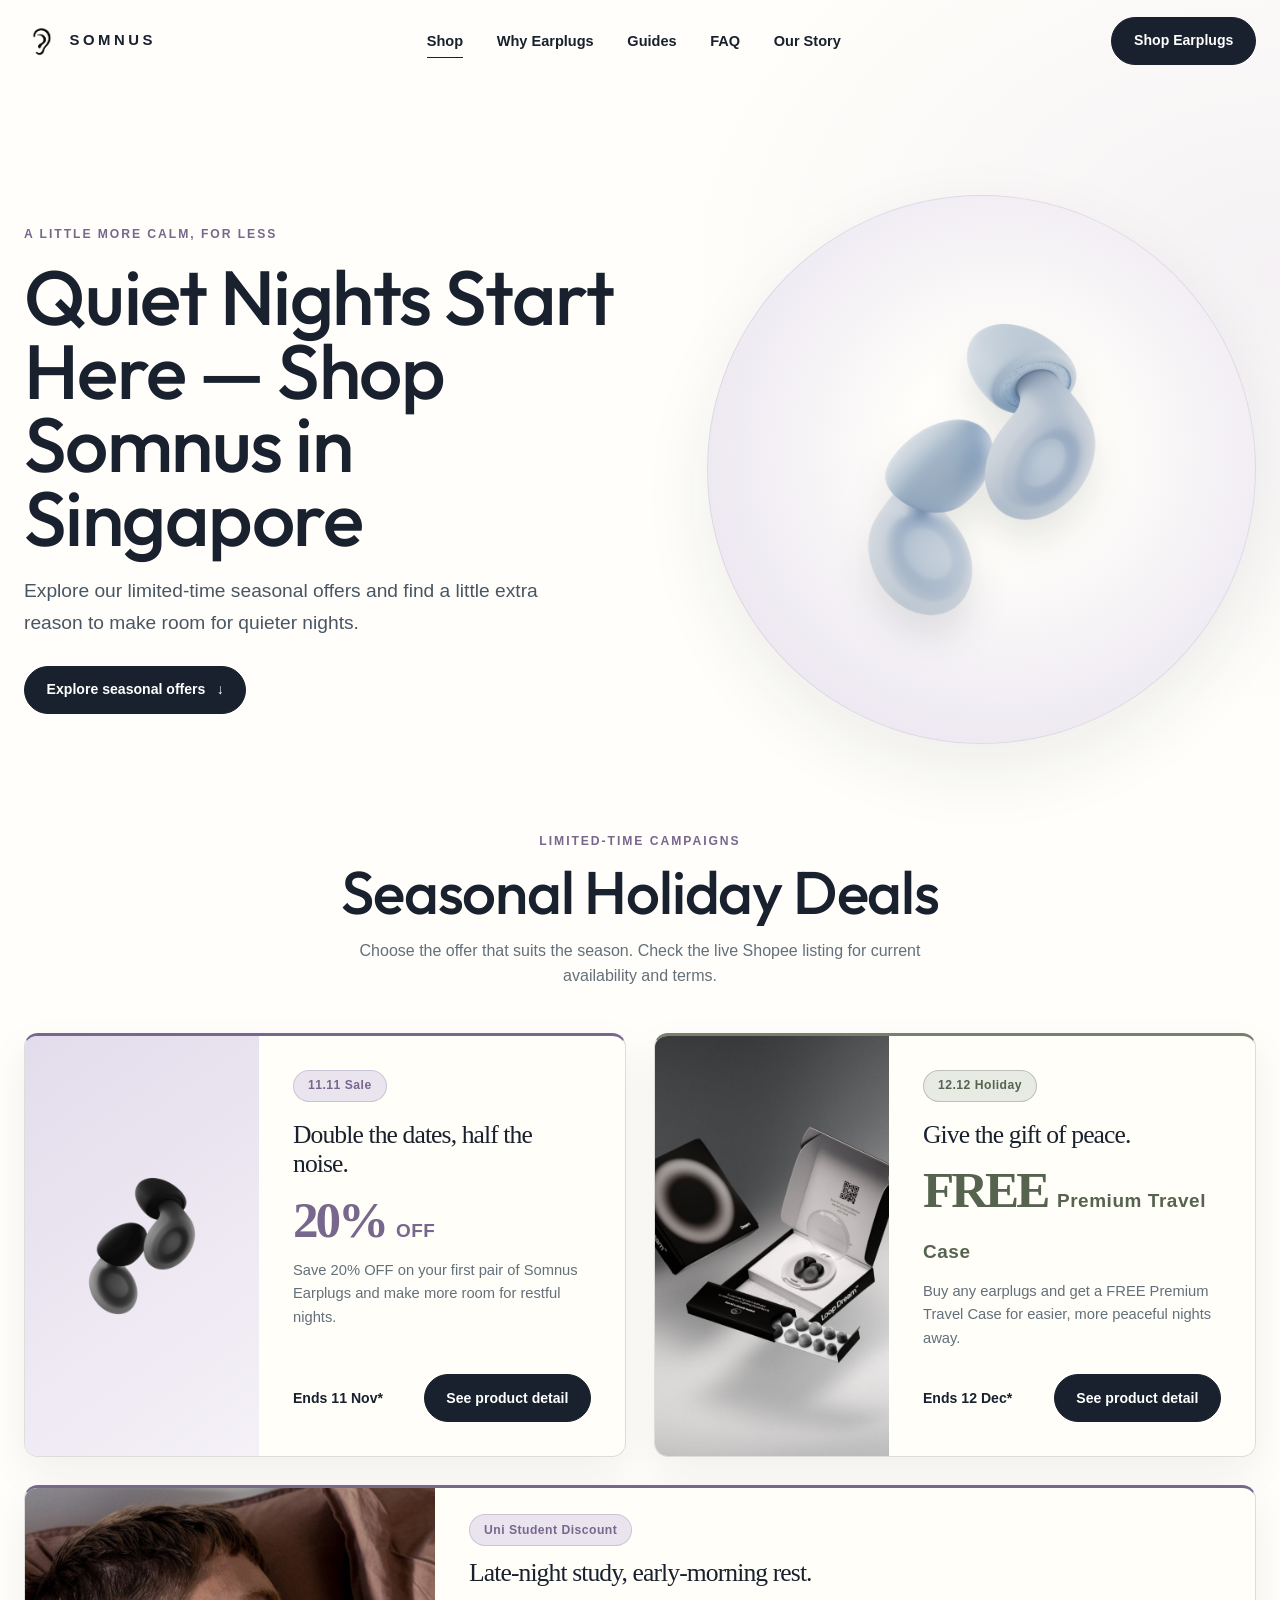
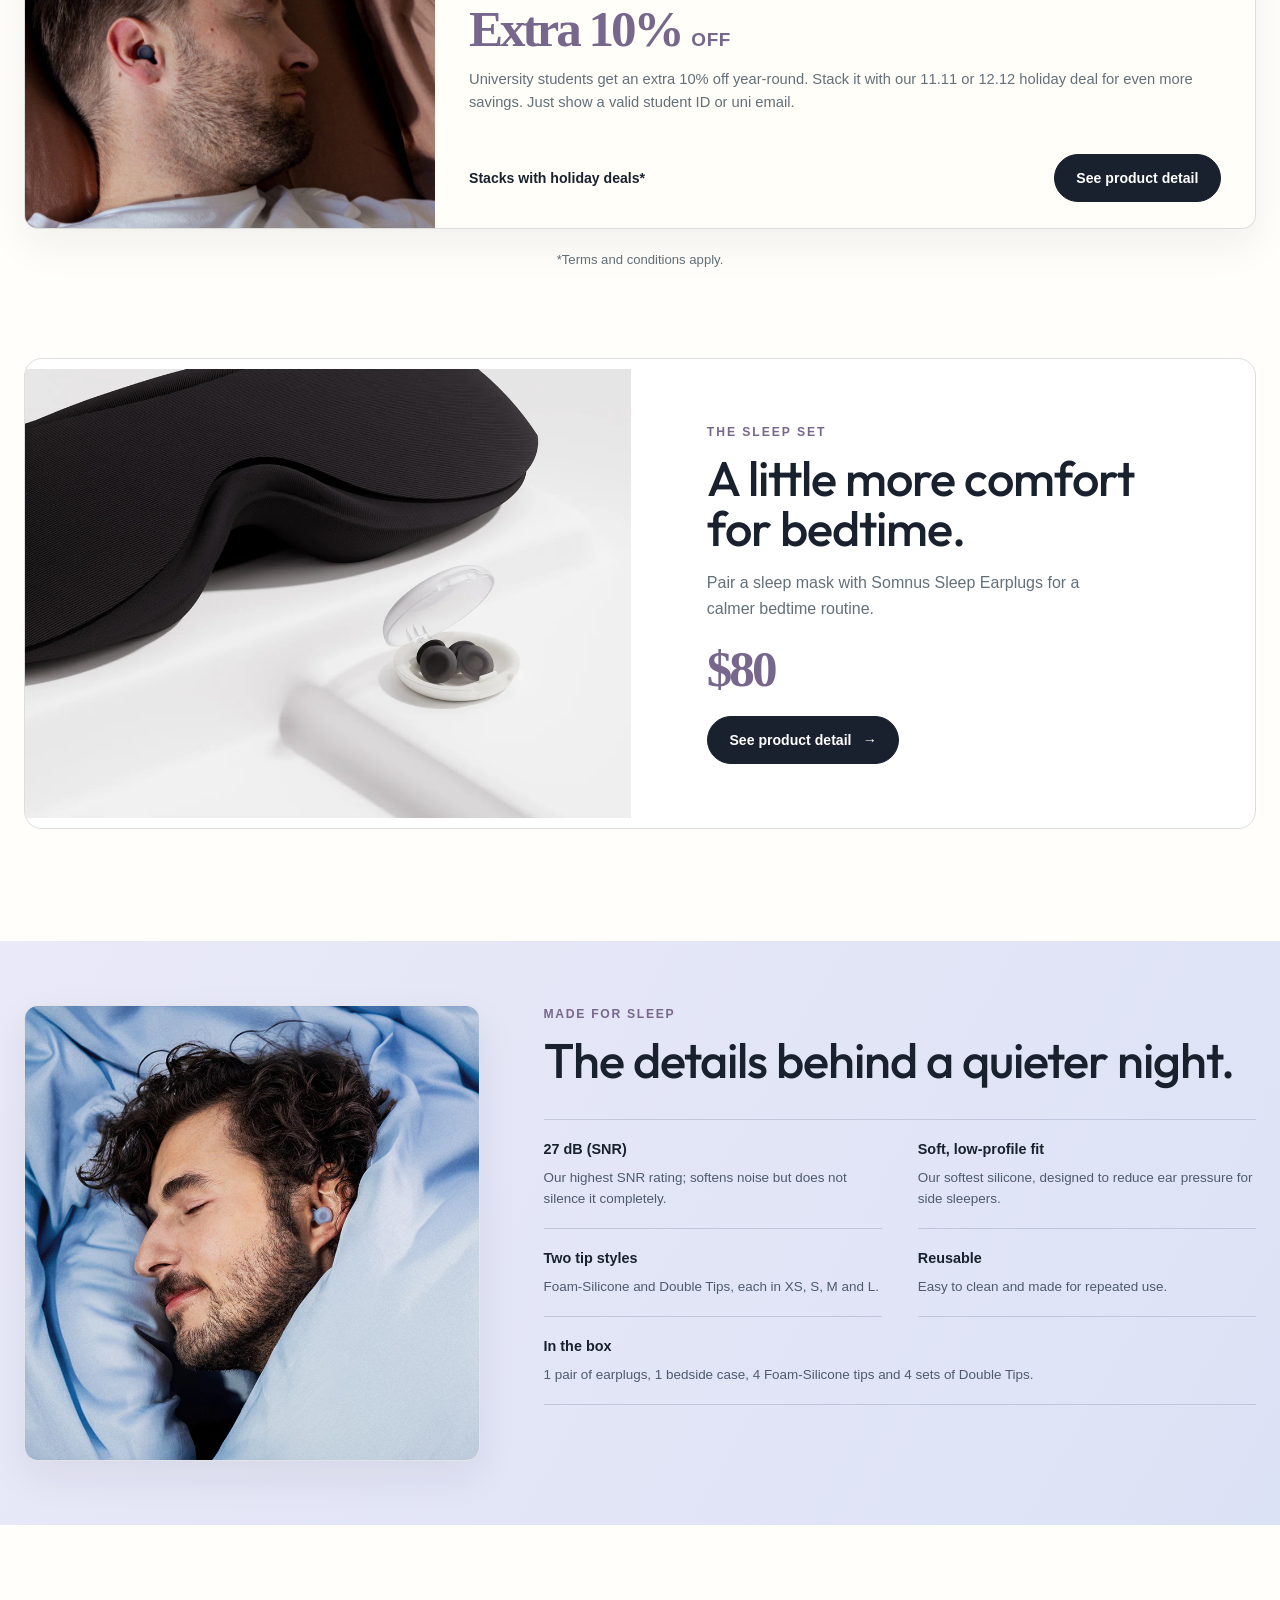
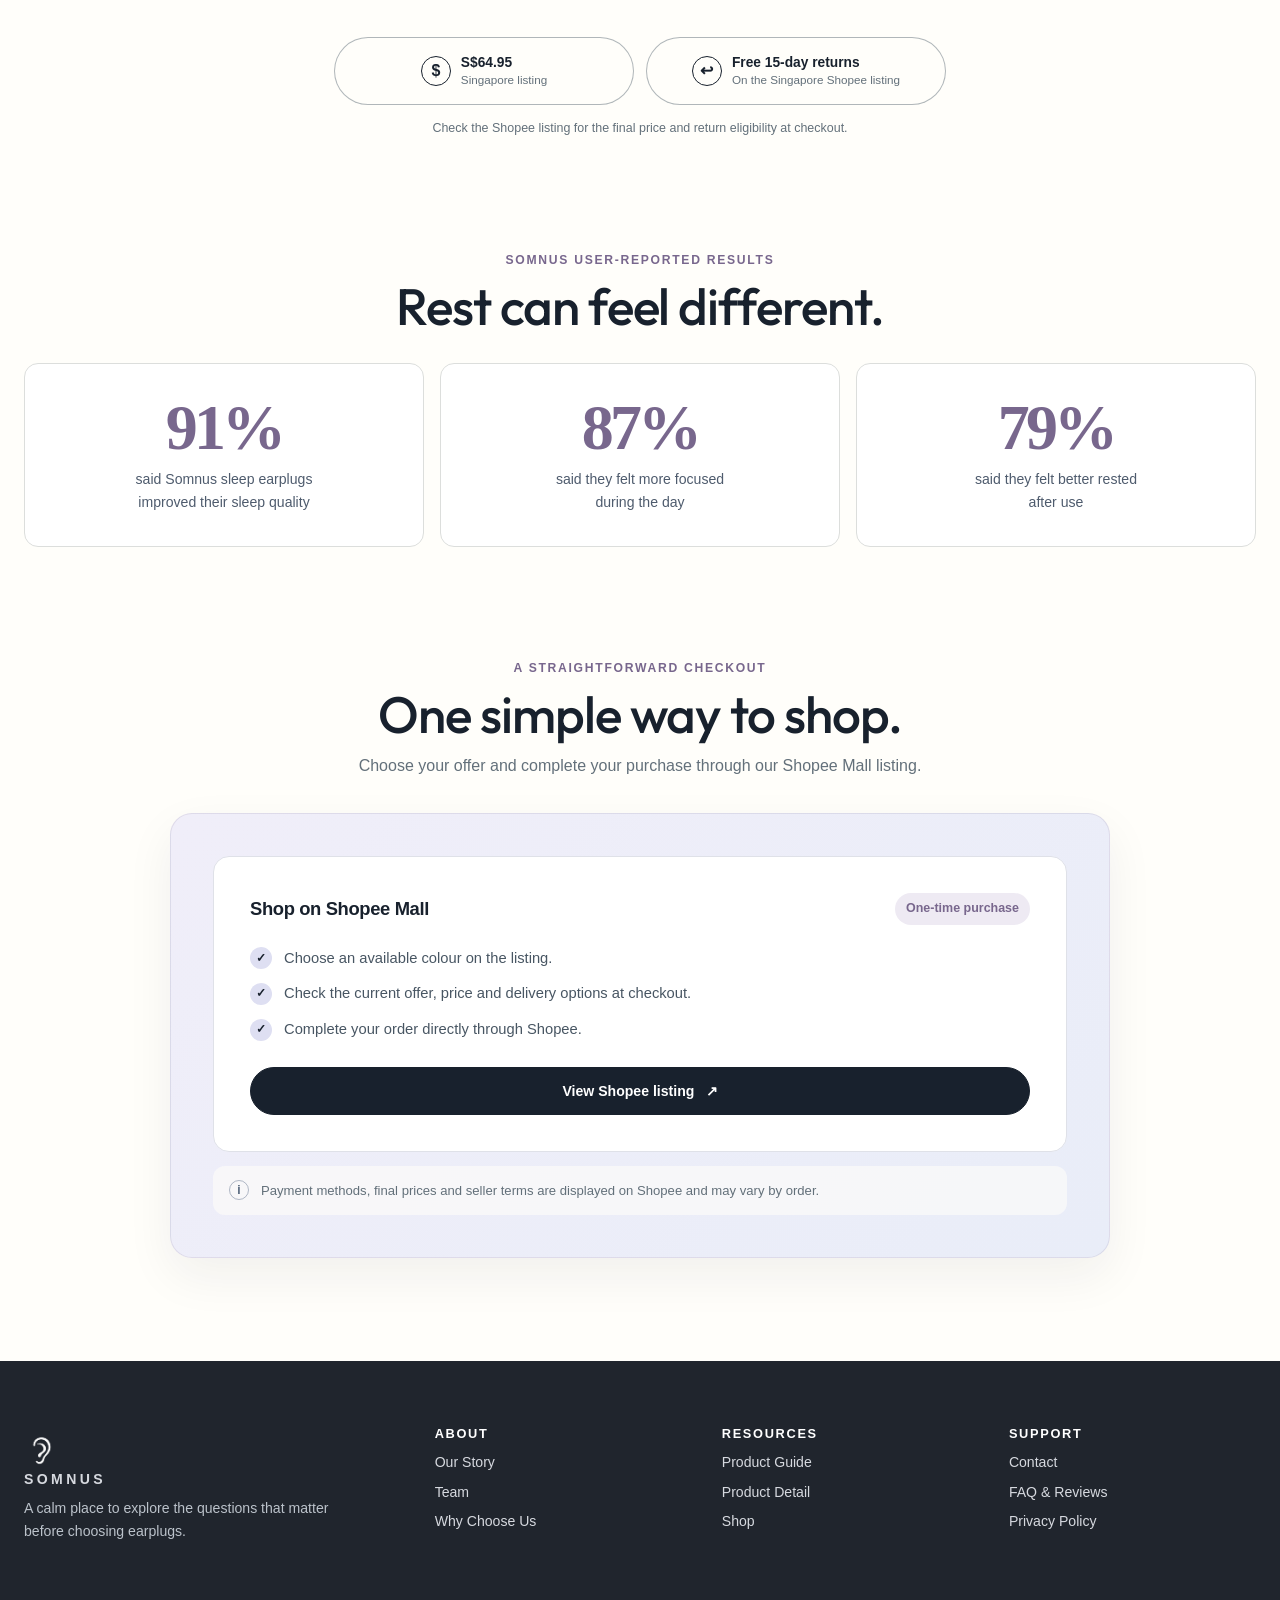
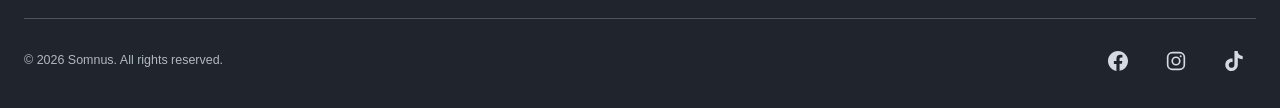
<file: shop.html>
<!doctype html>
<html lang="en" class="no-js">
<head>
  <meta charset="utf-8">
  <meta name="viewport" content="width=device-width,initial-scale=1">
  <meta name="description" content="Choose your Somnus Earplugs colour, then check the current price, availability and seller terms on the live marketplace listing.">
  <title>Shop Earplugs | Somnus</title>
  <link rel="icon" type="image/png" href="images/ear-mark.png">
  <link rel="preconnect" href="https://fonts.googleapis.com">
  <link rel="preconnect" href="https://fonts.gstatic.com" crossorigin>
  <link rel="stylesheet" href="https://fonts.googleapis.com/css2?family=Outfit:wght@400..700&amp;display=swap">
  <link rel="stylesheet" href="styles/site.css">
  <link rel="stylesheet" href="styles/shop.css">
  <link rel="stylesheet" href="styles/animations.css">
  <script src="js/main.js" defer></script>
  <script src="js/shop.js" defer></script>
  <script src="js/interactions.js" defer></script>
</head>
<body>
  <a class="skip-link" href="#main">Skip to content</a>
  <header class="site-header" data-site-header>
    <nav class="navbar glass" aria-label="Main">
      <button class="navbar__toggle" type="button" aria-expanded="false" aria-controls="site-menu" hidden>
        <span class="navbar__toggle-icon" aria-hidden="true"></span>
        <span class="navbar__toggle-label visually-hidden">Menu</span>
      </button>
      <a class="navbar__logo" href="index.html">
        <img class="navbar__logo-img" src="images/ear-mark.png" alt="Somnus home" width="120" height="32">
        <span class="navbar__logo-text" aria-hidden="true">Somnus</span>
      </a>
      <div class="navbar__menu" id="site-menu">
        <ul class="navbar__links">
          <li class="navbar__item"><a class="navbar__link" href="shop.html" aria-current="page">Shop</a></li>
          <li class="navbar__item"><a class="navbar__link" href="why-choose-us.html">Why Earplugs</a></li>
          <li class="navbar__item"><a class="navbar__link" href="product-guide.html">Guides</a></li>
          <li class="navbar__item"><a class="navbar__link" href="faq-reviews.html">FAQ</a></li>
          <li class="navbar__item"><a class="navbar__link" href="our-story.html">Our Story</a></li>
        </ul>
      </div>
      <a class="navbar__cta btn btn--primary" href="product-detail.html">Shop Earplugs</a>
    </nav>
  </header>

  <main id="main" class="main" tabindex="-1">
    <section class="shop-page" aria-labelledby="shop-title">
      <div class="wrap">
        <header class="shop-hero">
          <div class="shop-hero__copy reveal">
            <p class="shop-hero__eyebrow">A little more calm, for less</p>
            <h1 id="shop-title">Quiet Nights Start Here — Shop Somnus in Singapore</h1>
            <p class="shop-hero__lead">Explore our limited-time seasonal offers and find a little extra reason to make room for quieter nights.</p>
            <a class="button dark" href="#seasonal-offers">Explore seasonal offers <span aria-hidden="true">↓</span></a>
          </div>
          <figure class="shop-hero__visual reveal">
            <img src="images/product/dream-blue-1.png" alt="Blue Somnus Sleep Earplugs" width="1000" height="1000" fetchpriority="high">
          </figure>
        </header>

        <section class="shop-offers" id="seasonal-offers" aria-labelledby="shop-offers-title">
          <header class="shop-offers__head reveal">
            <p class="shop-offers__eyebrow">Limited-time campaigns</p>
            <h2 id="shop-offers-title">Seasonal Holiday Deals</h2>
            <p>Choose the offer that suits the season. Check the live Shopee listing for current availability and terms.</p>
          </header>
          <div class="shop-offers__grid">
            <article class="shop-offer shop-offer--1111 reveal" id="offer-1111" data-shop-offer="1111" tabindex="-1">
              <div class="shop-offer__visual">
                <img src="images/product/dream-black-1.png" alt="Black Somnus Sleep Earplugs" width="1000" height="1000" loading="lazy">
              </div>
              <div class="shop-offer__content">
                <span class="shop-offer__badge">11.11 Sale</span>
                <h3>Double the dates, half the noise.</h3>
                <p class="shop-offer__value">20% <span>OFF</span></p>
                <p class="shop-offer__description">Save 20% OFF on your first pair of Somnus Earplugs and make more room for restful nights.</p>
                <div class="shop-offer__footer">
                  <p class="shop-offer__date">Ends 11 Nov*</p>
                  <a class="button dark" href="product-detail.html">
                    See product detail
                  </a>
                </div>
              </div>
            </article>
            <article class="shop-offer shop-offer--1212 reveal" id="offer-1212" data-shop-offer="1212" tabindex="-1">
              <div class="shop-offer__visual">
                <img src="images/product/dream-packaging.jpg" alt="Somnus packaging with bedside case and spare ear tips" width="1000" height="1000" loading="lazy">
              </div>
              <div class="shop-offer__content">
                <span class="shop-offer__badge">12.12 Holiday</span>
                <h3>Give the gift of peace.</h3>
                <p class="shop-offer__value">FREE <span>Premium Travel Case</span></p>
                <p class="shop-offer__description">Buy any earplugs and get a FREE Premium Travel Case for easier, more peaceful nights away.</p>
                <div class="shop-offer__footer">
                  <p class="shop-offer__date">Ends 12 Dec*</p>
                  <a class="button dark" href="product-detail.html">
                    See product detail
                  </a>
                </div>
              </div>
            </article>
            <article class="shop-offer shop-offer--student reveal" id="offer-student" tabindex="-1">
              <div class="shop-offer__visual">
                <img src="images/product/dream-black-5.jpg" alt="A man sleeping on his side wearing Somnus Sleep Earplugs" width="1000" height="1000" loading="lazy">
              </div>
              <div class="shop-offer__content">
                <span class="shop-offer__badge">Uni Student Discount</span>
                <h3>Late-night study, early-morning rest.</h3>
                <p class="shop-offer__value">Extra 10% <span>OFF</span></p>
                <p class="shop-offer__description">University students get an extra 10% off year-round. Stack it with our 11.11 or 12.12 holiday deal for even more savings. Just show a valid student ID or uni email.</p>
                <div class="shop-offer__footer">
                  <p class="shop-offer__date">Stacks with holiday deals*</p>
                  <a class="button dark" href="product-detail.html">
                    See product detail
                  </a>
                </div>
              </div>
            </article>
          </div>
          <p class="shop-offers__note">*Terms and conditions apply.</p>
        </section>

        <section class="shop-set" aria-labelledby="shop-set-title">
          <figure class="shop-set__visual">
            <img src="images/buds-set.jpg" alt="Somnus Sleep Earplugs with a black sleep mask" width="1100" height="1100" loading="lazy">
          </figure>
          <div class="shop-set__content">
            <p class="shop-offers__eyebrow">The sleep set</p>
            <h2 id="shop-set-title">A little more comfort for bedtime.</h2>
            <p class="shop-set__description">Pair a sleep mask with Somnus Sleep Earplugs for a calmer bedtime routine.</p>
            <p class="shop-set__price">$80</p>
            <a class="button dark" href="product-detail.html">See product detail <span aria-hidden="true">→</span></a>
          </div>
        </section>
      </div>

      <section class="shop-specs" id="technical-details" aria-labelledby="shop-specs-title">
          <div class="shop-specs__visual">
            <img src="images/made-for-sleep.jpg" alt="Somnus sleep earplug sitting flush in the ear of a side sleeper" width="1000" height="1000" loading="lazy">
          </div>
          <div class="shop-specs__content">
            <header class="shop-specs__head reveal">
              <p class="shop-specs__eyebrow">Made for sleep</p>
              <h2 id="shop-specs-title">The details behind a quieter night.</h2>
            </header>
            <dl class="shop-specs__grid">
              <div class="shop-spec">
                <dt>27 dB (SNR)</dt>
                <dd>Our highest SNR rating; softens noise but does not silence it completely.</dd>
              </div>
              <div class="shop-spec">
                <dt>Soft, low-profile fit</dt>
                <dd>Our softest silicone, designed to reduce ear pressure for side sleepers.</dd>
              </div>
              <div class="shop-spec">
                <dt>Two tip styles</dt>
                <dd>Foam-Silicone and Double Tips, each in XS, S, M and L.</dd>
              </div>
              <div class="shop-spec">
                <dt>Reusable</dt>
                <dd>Easy to clean and made for repeated use.</dd>
              </div>
              <div class="shop-spec shop-spec--wide">
                <dt>In the box</dt>
                <dd>1 pair of earplugs, 1 bedside case, 4 Foam-Silicone tips and 4 sets of Double Tips.</dd>
              </div>
            </dl>
          </div>
      </section>

      <div class="wrap">
        <section class="shop-assurances" aria-label="Regional pricing and policies">
          <div class="shop-assurance">
            <span class="shop-assurance__icon" aria-hidden="true">$</span>
            <p><strong>S$64.95</strong><span>Singapore listing</span></p>
          </div>
          <div class="shop-assurance">
            <span class="shop-assurance__icon" aria-hidden="true">↩</span>
            <p><strong>Free 15-day returns</strong><span>On the Singapore Shopee listing</span></p>
          </div>
          <p class="shop-assurances__note">Check the Shopee listing for the final price and return eligibility at checkout.</p>
        </section>

        <section class="shop-feedback" aria-labelledby="shop-feedback-title">
          <header class="shop-feedback__head reveal">
            <p class="shop-feedback__eyebrow">Somnus user-reported results</p>
            <h2 id="shop-feedback-title">Rest can feel different.</h2>
          </header>
          <div class="shop-feedback__grid">
            <article class="shop-feedback__stat">
              <p class="shop-feedback__value">91%</p>
              <p>said Somnus sleep earplugs improved their sleep quality</p>
            </article>
            <article class="shop-feedback__stat">
              <p class="shop-feedback__value">87%</p>
              <p>said they felt more focused during the day</p>
            </article>
            <article class="shop-feedback__stat">
              <p class="shop-feedback__value">79%</p>
              <p>said they felt better rested after use</p>
            </article>
          </div>

        </section>

        <section class="shop-purchase" id="purchase-options" aria-labelledby="shop-purchase-title">
          <header class="shop-purchase__head reveal">
            <p class="shop-purchase__eyebrow">A straightforward checkout</p>
            <h2 id="shop-purchase-title">One simple way to shop.</h2>
            <p>Choose your offer and complete your purchase through our Shopee Mall listing.</p>
          </header>
          <article class="shop-purchase-card reveal">
            <div class="shop-purchase-card__main">
              <div class="shop-purchase-card__top">
                <h3>Shop on Shopee Mall</h3>
                <span class="shop-purchase-card__tag">One-time purchase</span>
              </div>
              <ul class="shop-purchase-card__steps">
                <li>Choose an available colour on the listing.</li>
                <li>Check the current offer, price and delivery options at checkout.</li>
                <li>Complete your order directly through Shopee.</li>
              </ul>
              <a class="button dark shop-purchase-card__button" href="https://shopee.sg/Loop-Dream-%E2%80%93-Silicone-Memory-Foam-Earplugs-for-Sleep-Comfort-Comfortable-Ear-Plugs-for-Snoring-Blocking-Sleeping-Customized-Fit-27dB-(SNR)-Noise-Reduction-i.931327381.41857607342" target="_blank" rel="noopener">
                View Shopee listing <span aria-hidden="true">↗</span><span class="shop-sr"> (opens in a new tab)</span>
              </a>
            </div>
            <aside class="shop-purchase-card__note">
              <span class="shop-purchase-card__note-mark" aria-hidden="true">i</span>
              <p>Payment methods, final prices and seller terms are displayed on Shopee and may vary by order.</p>
            </aside>
          </article>
        </section>
      </div>
    </section>
  </main>

  <footer class="footer">
    <div class="wrap">
      <div class="footer-top">
        <div>
          <a class="brand" href="index.html"><img src="images/ear-mark.png" alt="">SOMNUS</a>
          <p>A calm place to explore the questions that matter before choosing earplugs.</p>
        </div>
        <div>
          <h3>About</h3>
          <a href="our-story.html">Our Story</a>
          <a href="team.html">Team</a>
          <a href="why-choose-us.html">Why Choose Us</a>
        </div>
        <div>
          <h3>Resources</h3>
          <a href="product-guide.html">Product Guide</a>
          <a href="product-detail.html">Product Detail</a>
          <a href="shop.html" aria-current="page">Shop</a>
        </div>
        <div>
          <h3>Support</h3>
          <a href="contact.html">Contact</a>
          <a href="faq-reviews.html">FAQ & Reviews</a>
          <a href="privacy-policy.html">Privacy Policy</a>
        </div>
      </div>
      <div class="footer-bottom">
        <span>&copy; 2026 Somnus. All rights reserved.</span>
        <div class="footer-social">
          <a href="#" aria-label="Somnus on Facebook"><svg viewBox="0 0 24 24" width="20" height="20" fill="currentColor" aria-hidden="true"><path d="M24 12.073c0-6.627-5.373-12-12-12s-12 5.373-12 12c0 5.99 4.388 10.954 10.125 11.854v-8.385H7.078v-3.47h3.047V9.43c0-3.007 1.792-4.795 4.533-4.795 1.312 0 2.686.235 2.686.235v2.953H15.83c-1.491 0-1.956.925-1.956 1.874v2.25h3.328l-.532 3.47h-2.796v8.385C19.612 23.027 24 18.062 24 12.073z"/></svg></a>
          <a href="#" aria-label="Somnus on Instagram"><svg viewBox="0 0 24 24" width="20" height="20" fill="none" stroke="currentColor" stroke-width="2" aria-hidden="true"><rect x="2" y="2" width="20" height="20" rx="5.5"/><circle cx="12" cy="12" r="4.5"/><circle cx="17.6" cy="6.4" r="1.2" fill="currentColor" stroke="none"/></svg></a>
          <a href="#" aria-label="Somnus on TikTok"><svg viewBox="0 0 24 24" width="20" height="20" fill="currentColor" aria-hidden="true"><path d="M12.525.02c1.31-.02 2.61-.01 3.91-.02.08 1.53.63 3.09 1.75 4.17 1.12 1.11 2.7 1.62 4.24 1.79v4.03c-1.44-.05-2.89-.35-4.2-.97-.57-.26-1.1-.59-1.62-.93-.01 2.92.01 5.84-.02 8.75-.08 1.4-.54 2.79-1.35 3.94-1.31 1.92-3.58 3.17-5.91 3.21-1.43.08-2.86-.31-4.08-1.03-2.02-1.19-3.44-3.37-3.65-5.71-.02-.5-.03-1-.01-1.49.18-1.9 1.12-3.72 2.58-4.96 1.66-1.44 3.98-2.13 6.15-1.72.02 1.48-.04 2.96-.04 4.44-.99-.32-2.15-.23-3.02.37-.63.41-1.11 1.04-1.36 1.75-.21.51-.15 1.07-.14 1.61.24 1.64 1.82 3.02 3.5 2.87 1.12-.01 2.19-.66 2.77-1.61.19-.33.4-.67.41-1.06.1-1.79.06-3.57.07-5.36.01-4.03-.01-8.05.02-12.07z"/></svg></a>
        </div>
      </div>
    </div>
  </footer>
</body>
</html>
</file>
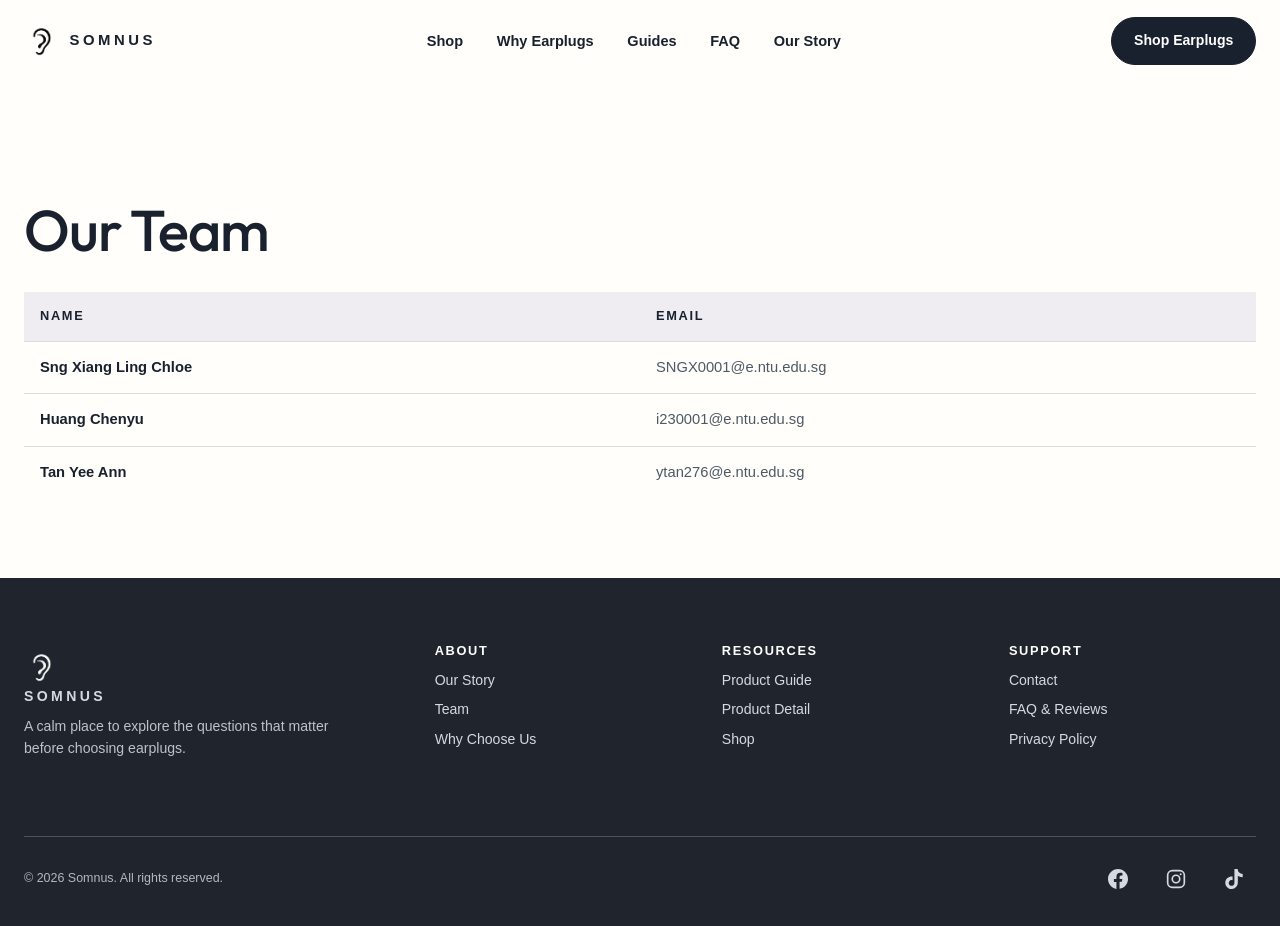
<file: team.html>
<!doctype html>
<html lang="en-SG" class="no-js">
<head>
  <meta charset="utf-8">
  <meta name="viewport" content="width=device-width,initial-scale=1">
  <meta name="description" content="Meet the student team behind Somnus.">
  <title>Team | Somnus</title>
  <link rel="icon" type="image/png" href="images/ear-mark.png">
  <link rel="preconnect" href="https://fonts.googleapis.com">
  <link rel="preconnect" href="https://fonts.gstatic.com" crossorigin>
  <link rel="stylesheet" href="https://fonts.googleapis.com/css2?family=Outfit:wght@400..700&amp;display=swap">
  <link rel="stylesheet" href="styles/site.css">
  <script src="js/main.js" defer></script>
</head>
<body>
  <a class="skip-link" href="#main">Skip to content</a>
  <header class="site-header" data-site-header>
    <nav class="navbar glass" aria-label="Main">
      <button class="navbar__toggle" type="button" aria-expanded="false" aria-controls="site-menu" hidden>
        <span class="navbar__toggle-icon" aria-hidden="true"></span>
        <span class="navbar__toggle-label visually-hidden">Menu</span>
      </button>
      <a class="navbar__logo" href="index.html">
        <img class="navbar__logo-img" src="images/ear-mark.png" alt="Somnus home" width="120" height="32">
        <span class="navbar__logo-text" aria-hidden="true">Somnus</span>
      </a>
      <div class="navbar__menu" id="site-menu">
        <ul class="navbar__links">
          <li class="navbar__item"><a class="navbar__link" href="shop.html">Shop</a></li>
          <li class="navbar__item"><a class="navbar__link" href="why-choose-us.html">Why Earplugs</a></li>
          <li class="navbar__item"><a class="navbar__link" href="product-guide.html">Guides</a></li>
          <li class="navbar__item"><a class="navbar__link" href="faq-reviews.html">FAQ</a></li>
          <li class="navbar__item"><a class="navbar__link" href="our-story.html">Our Story</a></li>
        </ul>
      </div>
      <a class="navbar__cta btn btn--primary" href="product-detail.html">Shop Earplugs</a>
    </nav>
  </header>
  <main id="main">
    <section class="page-hero">
      <div class="wrap">
        <h2>Our Team</h2>
        
        <div class="team-table-wrap">
          <table class="team-table">
            <thead>
              <tr><th scope="col">Name</th><th scope="col">Email</th></tr>
            </thead>
            <tbody>
              <tr><td>Sng Xiang Ling Chloe</td><td>SNGX0001@e.ntu.edu.sg</td></tr>
              <tr><td>Huang Chenyu</td><td>i230001@e.ntu.edu.sg</td></tr>
              <tr><td>Tan Yee Ann</td><td>ytan276@e.ntu.edu.sg</td></tr>
            </tbody>
          </table>
        </div>
      </div>
    </section>
  </main>
  <footer class="footer">
    <div class="wrap">
      <div class="footer-top">
        <div>
          <a class="brand" href="index.html"><img src="images/ear-mark.png" alt="">SOMNUS</a>
          <p>A calm place to explore the questions that matter before choosing earplugs.</p>
        </div>
        <div>
          <h3>About</h3>
          <a href="our-story.html">Our Story</a>
          <a href="team.html" aria-current="page">Team</a>
          <a href="why-choose-us.html">Why Choose Us</a>
        </div>
        <div>
          <h3>Resources</h3>
          <a href="product-guide.html">Product Guide</a>
          <a href="product-detail.html">Product Detail</a>
          <a href="shop.html">Shop</a>
        </div>
        <div>
          <h3>Support</h3>
          <a href="contact.html">Contact</a>
          <a href="faq-reviews.html">FAQ & Reviews</a>
          <a href="privacy-policy.html">Privacy Policy</a>
        </div>
      </div>
      <div class="footer-bottom">
        <span>&copy; 2026 Somnus. All rights reserved.</span>
        <div class="footer-social">
          <a href="#" aria-label="Somnus on Facebook"><svg viewBox="0 0 24 24" width="20" height="20" fill="currentColor" aria-hidden="true"><path d="M24 12.073c0-6.627-5.373-12-12-12s-12 5.373-12 12c0 5.99 4.388 10.954 10.125 11.854v-8.385H7.078v-3.47h3.047V9.43c0-3.007 1.792-4.795 4.533-4.795 1.312 0 2.686.235 2.686.235v2.953H15.83c-1.491 0-1.956.925-1.956 1.874v2.25h3.328l-.532 3.47h-2.796v8.385C19.612 23.027 24 18.062 24 12.073z"/></svg></a>
          <a href="#" aria-label="Somnus on Instagram"><svg viewBox="0 0 24 24" width="20" height="20" fill="none" stroke="currentColor" stroke-width="2" aria-hidden="true"><rect x="2" y="2" width="20" height="20" rx="5.5"/><circle cx="12" cy="12" r="4.5"/><circle cx="17.6" cy="6.4" r="1.2" fill="currentColor" stroke="none"/></svg></a>
          <a href="#" aria-label="Somnus on TikTok"><svg viewBox="0 0 24 24" width="20" height="20" fill="currentColor" aria-hidden="true"><path d="M12.525.02c1.31-.02 2.61-.01 3.91-.02.08 1.53.63 3.09 1.75 4.17 1.12 1.11 2.7 1.62 4.24 1.79v4.03c-1.44-.05-2.89-.35-4.2-.97-.57-.26-1.1-.59-1.62-.93-.01 2.92.01 5.84-.02 8.75-.08 1.4-.54 2.79-1.35 3.94-1.31 1.92-3.58 3.17-5.91 3.21-1.43.08-2.86-.31-4.08-1.03-2.02-1.19-3.44-3.37-3.65-5.71-.02-.5-.03-1-.01-1.49.18-1.9 1.12-3.72 2.58-4.96 1.66-1.44 3.98-2.13 6.15-1.72.02 1.48-.04 2.96-.04 4.44-.99-.32-2.15-.23-3.02.37-.63.41-1.11 1.04-1.36 1.75-.21.51-.15 1.07-.14 1.61.24 1.64 1.82 3.02 3.5 2.87 1.12-.01 2.19-.66 2.77-1.61.19-.33.4-.67.41-1.06.1-1.79.06-3.57.07-5.36.01-4.03-.01-8.05.02-12.07z"/></svg></a>
        </div>
      </div>
    </div>
  </footer>
</body>
</html>
</file>
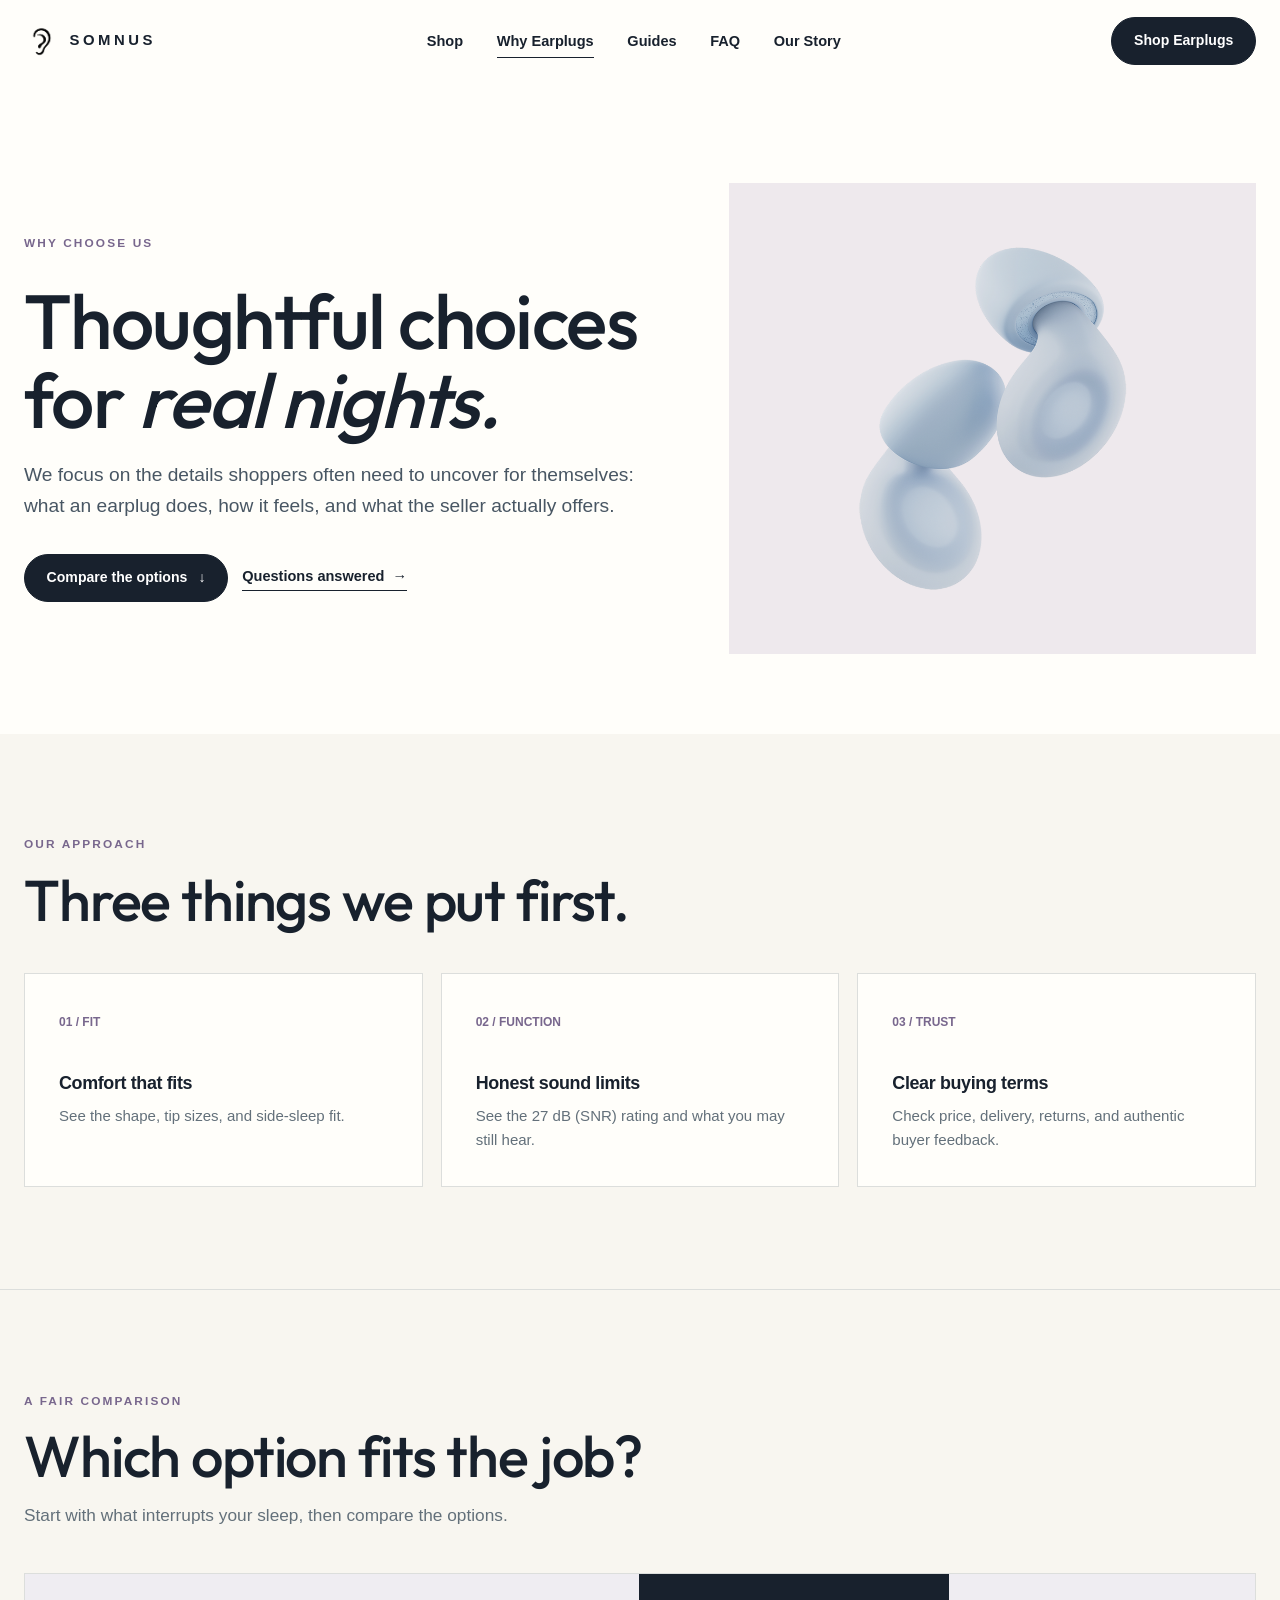
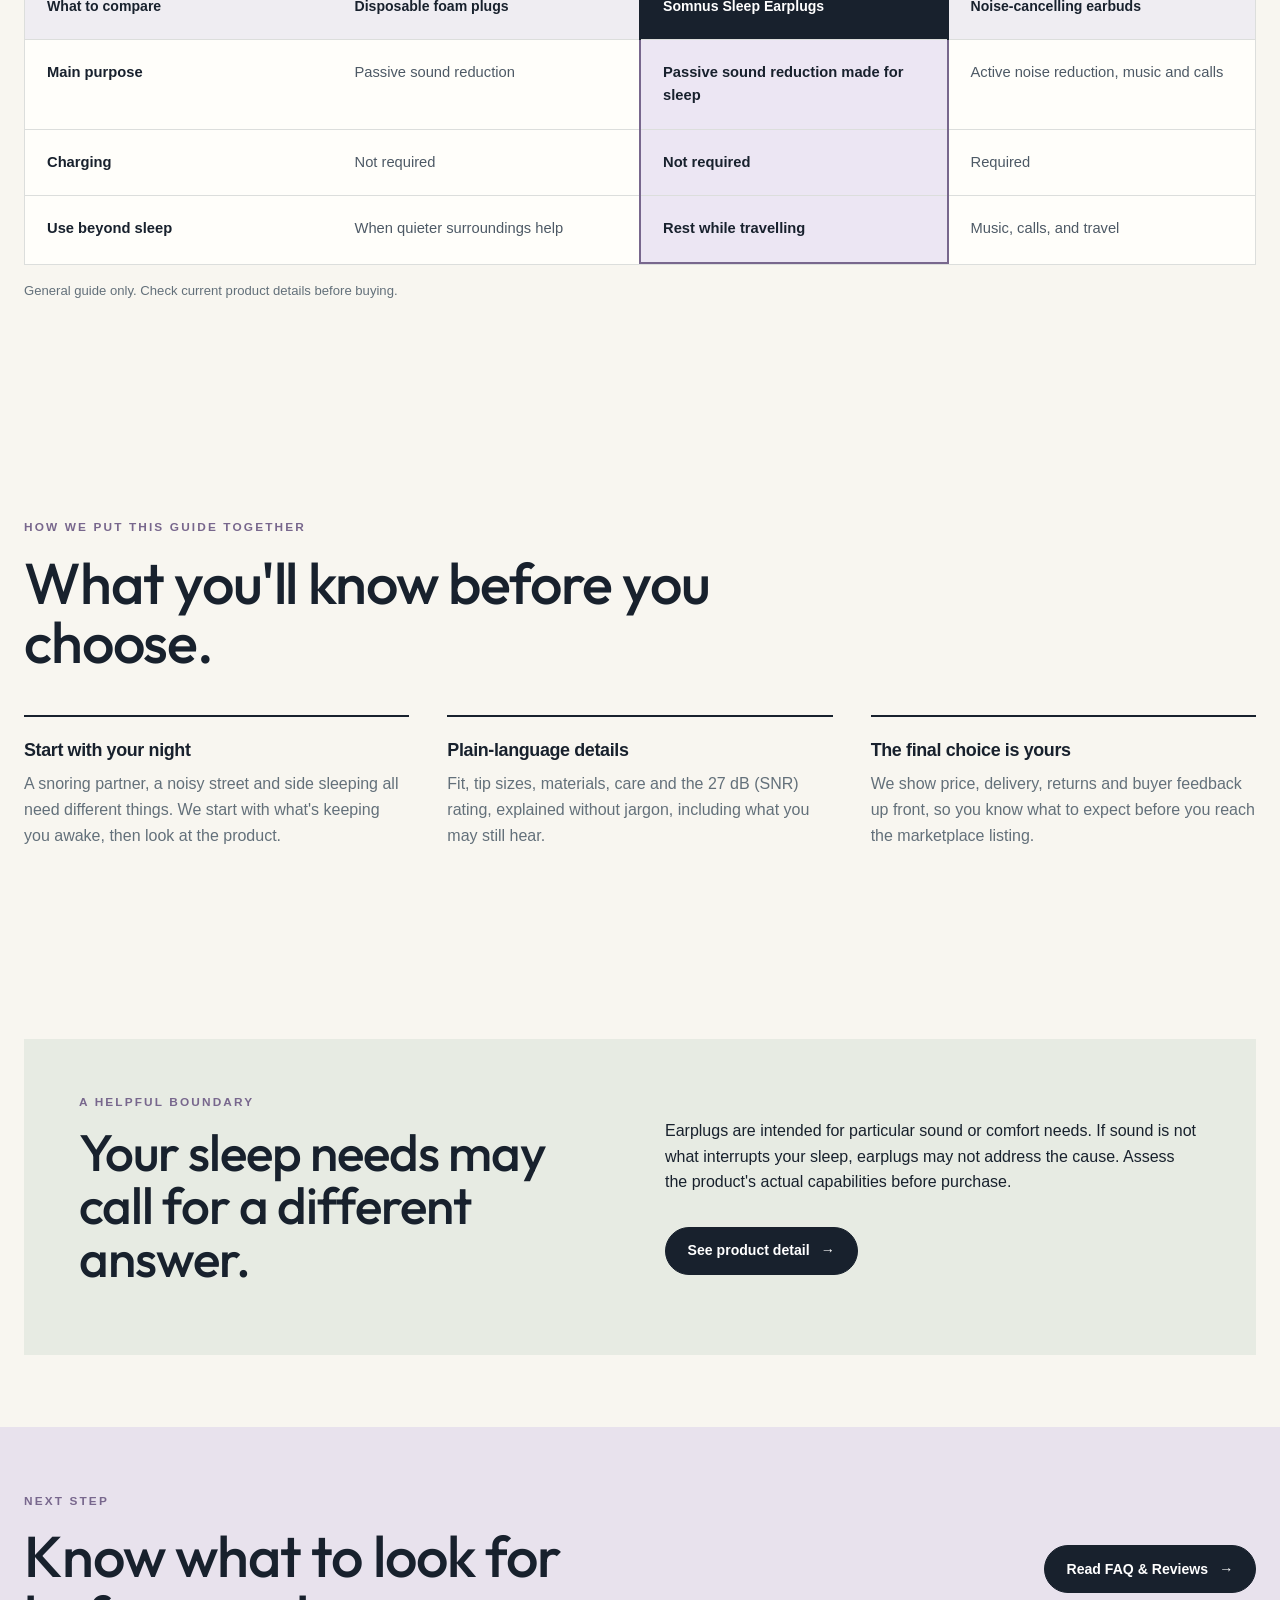
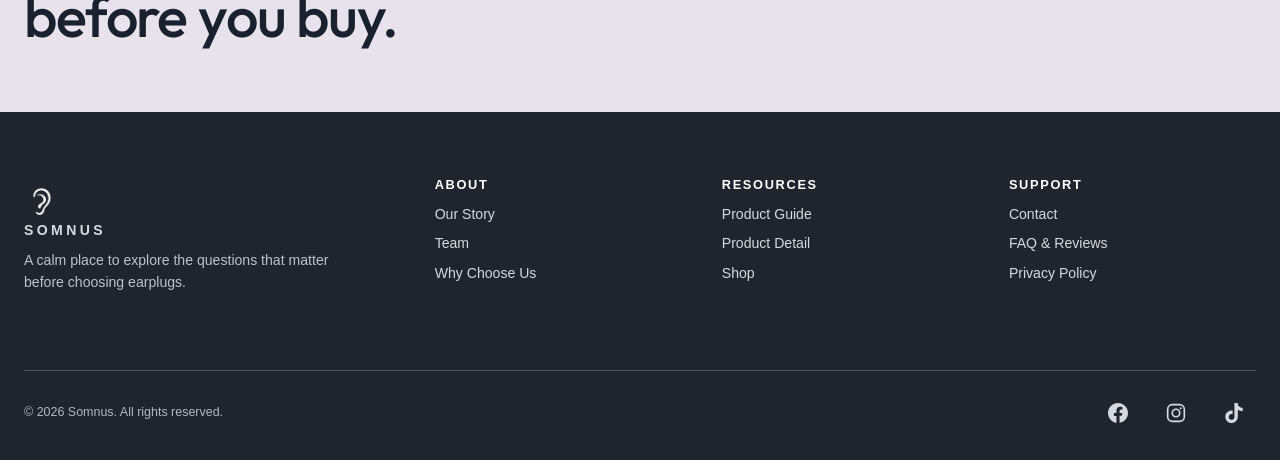
<file: why-choose-us.html>
<!doctype html>
<html lang="en" class="no-js">
<head>
  <meta charset="utf-8">
  <meta name="viewport" content="width=device-width,initial-scale=1">
  <meta name="description" content="Compare earplugs with other bedtime listening and noise options. See the fit, function and buying criteria our team puts first.">
  <title>Why Choose Us | Somnus</title>
  <link rel="icon" type="image/png" href="images/ear-mark.png">
  <link rel="preconnect" href="https://fonts.googleapis.com">
  <link rel="preconnect" href="https://fonts.gstatic.com" crossorigin>
  <link rel="stylesheet" href="https://fonts.googleapis.com/css2?family=Outfit:wght@400..700&amp;display=swap">
  <link rel="stylesheet" href="styles/site.css">
  <script src="js/main.js" defer></script>
</head>
<body>
  <a class="skip-link" href="#main">Skip to content</a>
  <header class="site-header" data-site-header>
    <nav class="navbar glass" aria-label="Main">
      <button class="navbar__toggle" type="button" aria-expanded="false" aria-controls="site-menu" hidden>
        <span class="navbar__toggle-icon" aria-hidden="true"></span>
        <span class="navbar__toggle-label visually-hidden">Menu</span>
      </button>
      <a class="navbar__logo" href="index.html">
        <img class="navbar__logo-img" src="images/ear-mark.png" alt="Somnus home" width="120" height="32">
        <span class="navbar__logo-text" aria-hidden="true">Somnus</span>
      </a>
      <div class="navbar__menu" id="site-menu">
        <ul class="navbar__links">
          <li class="navbar__item"><a class="navbar__link" href="shop.html">Shop</a></li>
          <li class="navbar__item"><a class="navbar__link" href="why-choose-us.html" aria-current="page">Why Earplugs</a></li>
          <li class="navbar__item"><a class="navbar__link" href="product-guide.html">Guides</a></li>
          <li class="navbar__item"><a class="navbar__link" href="faq-reviews.html">FAQ</a></li>
          <li class="navbar__item"><a class="navbar__link" href="our-story.html">Our Story</a></li>
        </ul>
      </div>
      <a class="navbar__cta btn btn--primary" href="product-detail.html">Shop Earplugs</a>
    </nav>
  </header>
  <main id="main">
    <section class="page-hero"><div class="wrap hero-grid">
      <div><span class="eyebrow">Why choose us</span><h1>Thoughtful choices for <em>real nights.</em></h1><p class="lead">We focus on the details shoppers often need to uncover for themselves: what an earplug does, how it feels, and what the seller actually offers.</p><div class="actions"><a class="button dark" href="#comparison">Compare the options <span aria-hidden="true">↓</span></a><a class="text-link" href="faq-reviews.html">Questions answered <span aria-hidden="true">→</span></a></div></div>
      <div class="page-image"><img src="images/product/dream-blue-1.png" alt="Concept render of a minimal pair of earplugs"></div>
    </div></section>
    <section class="section" aria-labelledby="approach-title"><div class="wrap">
      <div class="section-head"><span class="eyebrow">Our approach</span><h2 id="approach-title">Three things we put first.</h2></div>
      <div class="principles">
        <article class="principle"><span class="index">01 / FIT</span><h3>Comfort that fits</h3><p>See the shape, tip sizes, and side-sleep fit.</p></article>
        <article class="principle"><span class="index">02 / FUNCTION</span><h3>Honest sound limits</h3><p>See the 27 dB (SNR) rating and what you may still hear.</p></article>
        <article class="principle"><span class="index">03 / TRUST</span><h3>Clear buying terms</h3><p>Check price, delivery, returns, and authentic buyer feedback.</p></article>
      </div>
    </div></section>
    <section class="section thin-rule" id="comparison" aria-labelledby="compare-title"><div class="wrap">
      <div class="section-head"><span class="eyebrow">A fair comparison</span><h2 id="compare-title">Which option fits the job?</h2><p>Start with what interrupts your sleep, then compare the options.</p></div>
      <div class="table-wrap" role="region" aria-label="Comparison of products for sleep" tabindex="0"><table>
        <thead><tr><th scope="col">What to compare</th><th scope="col">Disposable foam plugs</th><th scope="col" class="is-featured">Somnus Sleep Earplugs</th><th scope="col">Noise-cancelling earbuds</th></tr></thead>
        <tbody>
          <tr><td>Main purpose</td><td>Passive sound reduction</td><td class="is-featured">Passive sound reduction made for sleep</td><td>Active noise reduction, music and calls</td></tr>
          <tr><td>Charging</td><td>Not required</td><td class="is-featured">Not required</td><td>Required</td></tr>
          <tr><td>Use beyond sleep</td><td>When quieter surroundings help</td><td class="is-featured">Rest while travelling</td><td>Music, calls, and travel</td></tr>
        </tbody>
      </table></div>
      <p class="table-note">General guide only. Check current product details before buying.</p>
    </div></section>
    <section class="section" aria-labelledby="selection-title"><div class="wrap">
      <div class="section-head"><span class="eyebrow">How we put this guide together</span><h2 id="selection-title">What you'll know before you choose.</h2></div>
      <div class="editorial">
        <article><h3>Start with your night</h3><p>A snoring partner, a noisy street and side sleeping all need different things. We start with what's keeping you awake, then look at the product.</p></article>
        <article><h3>Plain-language details</h3><p>Fit, tip sizes, materials, care and the 27 dB (SNR) rating, explained without jargon, including what you may still hear.</p></article>
        <article><h3>The final choice is yours</h3><p>We show price, delivery, returns and buyer feedback up front, so you know what to expect before you reach the marketplace listing.</p></article>
      </div>
    </div></section>
    <section class="section-tight" aria-labelledby="fit-callout-title"><div class="wrap fit-callout">
      <div><span class="eyebrow">A helpful boundary</span><h2 id="fit-callout-title">Your sleep needs may call for a different answer.</h2></div>
      <div><p>Earplugs are intended for particular sound or comfort needs. If sound is not what interrupts your sleep, earplugs may not address the cause. Assess the product's actual capabilities before purchase.</p><div class="actions"><a class="button dark" href="product-detail.html">See product detail <span aria-hidden="true">→</span></a></div></div>
    </div></section>
    <section class="cta-band"><div class="wrap cta-inner"><div><span class="eyebrow">Next step</span><h2>Know what to look for before you buy.</h2></div><a class="button dark" href="faq-reviews.html">Read FAQ &amp; Reviews <span aria-hidden="true">→</span></a></div></section>
  </main>
  <footer class="footer">
    <div class="wrap">
      <div class="footer-top">
        <div>
          <a class="brand" href="index.html"><img src="images/ear-mark.png" alt="">SOMNUS</a>
          <p>A calm place to explore the questions that matter before choosing earplugs.</p>
        </div>
        <div>
          <h3>About</h3>
          <a href="our-story.html">Our Story</a>
          <a href="team.html">Team</a>
          <a href="why-choose-us.html" aria-current="page">Why Choose Us</a>
        </div>
        <div>
          <h3>Resources</h3>
          <a href="product-guide.html">Product Guide</a>
          <a href="product-detail.html">Product Detail</a>
          <a href="shop.html">Shop</a>
        </div>
        <div>
          <h3>Support</h3>
          <a href="contact.html">Contact</a>
          <a href="faq-reviews.html">FAQ & Reviews</a>
          <a href="privacy-policy.html">Privacy Policy</a>
        </div>
      </div>
      <div class="footer-bottom">
        <span>&copy; 2026 Somnus. All rights reserved.</span>
        <div class="footer-social">
          <a href="#" aria-label="Somnus on Facebook"><svg viewBox="0 0 24 24" width="20" height="20" fill="currentColor" aria-hidden="true"><path d="M24 12.073c0-6.627-5.373-12-12-12s-12 5.373-12 12c0 5.99 4.388 10.954 10.125 11.854v-8.385H7.078v-3.47h3.047V9.43c0-3.007 1.792-4.795 4.533-4.795 1.312 0 2.686.235 2.686.235v2.953H15.83c-1.491 0-1.956.925-1.956 1.874v2.25h3.328l-.532 3.47h-2.796v8.385C19.612 23.027 24 18.062 24 12.073z"/></svg></a>
          <a href="#" aria-label="Somnus on Instagram"><svg viewBox="0 0 24 24" width="20" height="20" fill="none" stroke="currentColor" stroke-width="2" aria-hidden="true"><rect x="2" y="2" width="20" height="20" rx="5.5"/><circle cx="12" cy="12" r="4.5"/><circle cx="17.6" cy="6.4" r="1.2" fill="currentColor" stroke="none"/></svg></a>
          <a href="#" aria-label="Somnus on TikTok"><svg viewBox="0 0 24 24" width="20" height="20" fill="currentColor" aria-hidden="true"><path d="M12.525.02c1.31-.02 2.61-.01 3.91-.02.08 1.53.63 3.09 1.75 4.17 1.12 1.11 2.7 1.62 4.24 1.79v4.03c-1.44-.05-2.89-.35-4.2-.97-.57-.26-1.1-.59-1.62-.93-.01 2.92.01 5.84-.02 8.75-.08 1.4-.54 2.79-1.35 3.94-1.31 1.92-3.58 3.17-5.91 3.21-1.43.08-2.86-.31-4.08-1.03-2.02-1.19-3.44-3.37-3.65-5.71-.02-.5-.03-1-.01-1.49.18-1.9 1.12-3.72 2.58-4.96 1.66-1.44 3.98-2.13 6.15-1.72.02 1.48-.04 2.96-.04 4.44-.99-.32-2.15-.23-3.02.37-.63.41-1.11 1.04-1.36 1.75-.21.51-.15 1.07-.14 1.61.24 1.64 1.82 3.02 3.5 2.87 1.12-.01 2.19-.66 2.77-1.61.19-.33.4-.67.41-1.06.1-1.79.06-3.57.07-5.36.01-4.03-.01-8.05.02-12.07z"/></svg></a>
        </div>
      </div>
    </div>
  </footer>
</body>
</html>
</file>
<file: styles/site.css>
:root {
  --ink:#18212d; --muted:#63707a; --cream:#f8f6f0; --paper:#fffefa;
  --line:#dcdedc; --lavender:#ded6e8; --lavender-deep:#78678d; --sage:#e7ebe3;
  --night:#20252d; --font-display:Outfit,ui-sans-serif,-apple-system,BlinkMacSystemFont,"Segoe UI",sans-serif; --white:#fff; --max:1240px;
}
* { box-sizing:border-box; }
html { scroll-behavior:smooth; }
body { margin:0; color:var(--ink); background:var(--cream); font-family:Inter,ui-sans-serif,-apple-system,BlinkMacSystemFont,"Segoe UI",sans-serif; line-height:1.6; }
img { display:block; max-width:100%; }
a { color:inherit; }
button { font:inherit; }
:focus-visible { outline:3px solid var(--lavender-deep); outline-offset:4px; }
.skip-link { position:absolute; top:-4rem; left:1rem; z-index:100; background:var(--ink); color:white; padding:.6rem 1rem; }
.skip-link:focus { top:1rem; }
.wrap { width:min(calc(100% - 48px),var(--max)); margin-inline:auto; }
.site-header { position:sticky; top:0; z-index:50; background:rgba(248,246,240,.96); backdrop-filter:blur(12px); border-bottom:1px solid var(--line); }
.header-inner { height:82px; display:flex; justify-content:space-between; align-items:center; gap:2rem; }
.brand { display:inline-flex; gap:.65rem; align-items:center; text-decoration:none; font-weight:750; font-size:.93rem; letter-spacing:.24em; white-space:nowrap; }
.brand img { width:35px; height:35px; object-fit:contain; }
.nav { display:flex; align-items:center; gap:2.1rem; }
.nav a:not(.button) { font-size:.91rem; font-weight:600; text-decoration:none; padding:8px 0; border-bottom:1px solid transparent; }
.nav a:not(.button):hover,.nav a[aria-current="page"] { border-color:var(--ink); }
.menu-toggle { display:none; background:none; border:0; padding:10px; cursor:pointer; }
.menu-toggle span { display:block; width:24px; height:2px; background:var(--ink); margin:5px 0; }
.button { display:inline-flex; align-items:center; justify-content:center; gap:.7rem; min-height:48px; padding:.75rem 1.35rem; border-radius:100px; font-size:.88rem; font-weight:700; line-height:1.1; text-decoration:none; border:1px solid var(--ink); cursor:pointer; transition:transform .2s,background .2s,color .2s; }
.button:hover { transform:translateY(-2px); }
.button.dark { background:var(--ink); color:white; }
.button.dark:hover { background:#3c4653; }
.button.light { background:transparent; color:var(--ink); }
.button.light:hover { background:var(--paper); }
.button.white { background:white; color:var(--ink); border-color:white; }
.eyebrow { display:block; color:var(--lavender-deep); text-transform:uppercase; font-weight:800; letter-spacing:.18em; font-size:.74rem; line-height:1.4; }
.eyebrow.light { color:#c9b9db; }
h1,h2,h3,p { margin-top:0; }
h1,h2,.display { font-family:var(--font-display); font-weight:500; letter-spacing:-.02em; line-height:1.04; }
h1 { font-size:clamp(3.2rem,6vw,6rem); margin:.38em 0 .24em; }
h2 { font-size:clamp(2.8rem,4.5vw,4.8rem); margin:.3em 0 .28em; }
h3 { font-size:1.12rem; line-height:1.3; margin-bottom:.55rem; letter-spacing:-.02em; }
.lead { font-size:clamp(1.08rem,1.5vw,1.3rem); line-height:1.65; color:#485663; max-width:600px; }
.muted { color:var(--muted); }
.section { padding:clamp(74px,8vw,120px) 0; }
.section-tight { padding:72px 0; }
.section-head { max-width:720px; margin-bottom:43px; }
.section-head p { color:var(--muted); max-width:590px; font-size:1.08rem; }
.actions { display:flex; align-items:center; flex-wrap:wrap; gap:14px; margin-top:32px; }
.text-link { display:inline-flex; align-items:center; gap:.5rem; font-size:.91rem; text-decoration:none; font-weight:700; border-bottom:1px solid var(--ink); padding-bottom:2px; }
.text-link:hover { gap:.8rem; }
.thin-rule { border-top:1px solid var(--line); }
.hero { min-height:690px; display:grid; grid-template-columns:1.03fr .97fr; align-items:stretch; background:var(--paper); }
.hero-copy { display:flex; flex-direction:column; justify-content:center; padding:clamp(54px,7vw,112px) max(32px,calc((100vw - var(--max)) / 2)); padding-right:clamp(25px,3.8vw,70px); }
.hero-copy > * { max-width:620px; }
.hero-art { min-height:600px; background:#eee9ed; overflow:hidden; position:relative; }
.hero-art img, .hero-art video { display:block; width:100%; height:100%; object-fit:cover; object-position:center; }
.hero-art video { position:absolute; inset:0; width:100%; height:100%; object-position:100% center; }
.hero-art .art-caption { position:absolute; bottom:24px; right:25px; background:rgba(255,254,250,.92); border:1px solid rgba(255,255,255,.8); padding:9px 13px; border-radius:100px; color:#56616c; font-size:.72rem; font-weight:650; letter-spacing:.03em; }
.hero .lead { max-width:490px; }
.trust-strip { padding:22px 0; border-top:1px solid var(--line); border-bottom:1px solid var(--line); background:var(--cream); }
.trust-inner { display:grid; grid-template-columns:repeat(3,1fr); gap:20px; }
.trust-item { display:flex; gap:12px; align-items:center; font-size:.89rem; font-weight:650; }
.trust-item b { width:22px; height:22px; border:1px solid var(--ink); border-radius:50%; display:grid; place-items:center; font-size:.68rem; flex:none; }
.cards-3 { display:grid; grid-template-columns:repeat(3,1fr); gap:18px; }
.scenario { background:#fff; border:1px solid var(--line); padding:31px; min-height:238px; display:flex; flex-direction:column; justify-content:space-between; }
.scenario .num { color:var(--lavender-deep); font-size:.78rem; font-weight:800; }
.scenario p { color:var(--muted); margin:0; max-width:275px; }
.feature-split { display:grid; grid-template-columns:.92fr 1.08fr; gap:clamp(36px,6vw,100px); align-items:center; }
.feature-art { background:var(--lavender); border-radius:3px; overflow:hidden; aspect-ratio:1.1; }
.feature-art img { width:100%; height:100%; object-fit:cover; }
.feature-list { margin:30px 0; padding:0; list-style:none; border-top:1px solid var(--line); }
.feature-list li { display:grid; grid-template-columns:35px 1fr; gap:14px; padding:18px 0; border-bottom:1px solid var(--line); }
.feature-list .number { font-size:.78rem; color:var(--lavender-deep); font-weight:800; padding-top:4px; }
.feature-list strong { display:block; font-size:1rem; margin-bottom:2px; }
.feature-list p { color:var(--muted); font-size:.91rem; margin:0; }
.dark-panel { background:var(--night); color:white; }
.dark-panel p { color:#cbd0d6; }
.moments { display:grid; grid-template-columns:repeat(5,1fr); border-top:1px solid #5a6068; margin-top:38px; }
.moment { padding:26px 22px 5px 0; border-right:1px solid #5a6068; margin-right:20px; }
.moment:last-child { border-right:0; }
.moment span { color:#ccbddd; font-size:.78rem; font-weight:800; }
.moment p { color:white; margin:13px 0; font-size:.98rem; }
.cta-band { background:#e8e2ed; padding:66px 0; }
.cta-inner { display:flex; align-items:center; justify-content:space-between; gap:30px; }
.cta-inner h2 { max-width:700px; margin-bottom:0; }
.page-hero { padding:100px 0 80px; background:var(--paper); }
.page-hero .lead { max-width:680px; }
.page-hero .hero-grid { display:grid; grid-template-columns:1.1fr .9fr; gap:60px; align-items:center; }
.page-image { aspect-ratio:1.12; overflow:hidden; background:#eee9ed; }
.page-image img { width:100%; height:100%; object-fit:cover; }
.principles { display:grid; grid-template-columns:repeat(3,1fr); gap:18px; }
.principle { padding:34px; border:1px solid var(--line); background:var(--paper); }
.principle .index { font-size:.75rem; font-weight:800; color:var(--lavender-deep); }
.principle h3 { margin-top:38px; }
.principle p { margin:0; color:var(--muted); font-size:.94rem; }
.table-wrap { overflow-x:auto; border:1px solid var(--line); background:var(--paper); }
table { border-collapse:collapse; width:100%; min-width:650px; text-align:left; }
th,td { padding:21px 22px; border-bottom:1px solid var(--line); vertical-align:top; width:25%; }
th { background:#efedf2; font-size:.88rem; }
td { font-size:.92rem; color:#4d5965; }
td:first-child { font-weight:700; color:var(--ink); }
tr:last-child td { border-bottom:0; }
/* Highlighted column in comparison tables */
th.is-featured { background:var(--ink); color:var(--white); border-left:2px solid var(--ink); border-right:2px solid var(--ink); }
td.is-featured { background:#ece6f3; color:var(--ink); font-weight:650; border-left:2px solid var(--lavender-deep); border-right:2px solid var(--lavender-deep); }
tr:last-child td.is-featured { border-bottom:2px solid var(--lavender-deep); }
.table-note { margin-top:15px; font-size:.82rem; color:var(--muted); }
.editorial { display:grid; grid-template-columns:repeat(3,1fr); gap:38px; }
.editorial article { border-top:2px solid var(--ink); padding-top:22px; }
.editorial p { color:var(--muted); }
.fit-callout { background:var(--sage); padding:55px; display:grid; grid-template-columns:1fr 1fr; align-items:center; gap:50px; }
.fit-callout h2 { font-size:clamp(2.5rem,4vw,4.4rem); }
.faq-header { padding:90px 0 65px; background:var(--paper); }
.faq-header h1 { max-width:900px; }
.anchor-nav { display:flex; flex-wrap:wrap; gap:10px; margin-top:35px; }
.anchor-nav a { display:inline-block; border:1px solid var(--line); border-radius:100px; padding:10px 17px; font-size:.82rem; font-weight:700; text-decoration:none; }
.anchor-nav a:hover { background:var(--lavender); }
.faq-layout { display:grid; grid-template-columns:270px 1fr; gap:50px; }
.faq-layout aside { position:sticky; top:115px; align-self:start; }
.faq-layout aside a { display:block; text-decoration:none; color:var(--muted); padding:8px 0; font-size:.85rem; }
.faq-layout aside a:hover { color:var(--ink); }
.faq-group { padding-bottom:55px; scroll-margin-top:110px; }
.faq-group h2 { font-size:2.5rem; margin:0 0 25px; }
details { border-top:1px solid var(--line); }
details:last-child { border-bottom:1px solid var(--line); }
summary { list-style:none; cursor:pointer; padding:21px 38px 21px 0; position:relative; font-weight:650; line-height:1.4; }
summary::-webkit-details-marker { display:none; }
summary:after { content:'+'; position:absolute; right:8px; top:17px; font-size:1.6rem; line-height:1; font-weight:300; }
details[open] summary:after { content:'−'; }
details p { color:var(--muted); margin:0 0 22px; max-width:760px; }
.review-panel { background:#ece7f0; padding:42px; border-radius:3px; display:grid; grid-template-columns:1.2fr .8fr; align-items:center; gap:40px; }
.review-panel p { color:#596574; }
.policy-grid { display:grid; grid-template-columns:repeat(3,1fr); gap:16px; }
.policy-card { padding:28px; background:var(--paper); border:1px solid var(--line); min-height:205px; }
.policy-card p { margin-bottom:0; color:var(--muted); font-size:.91rem; }
.note { padding:20px 24px; border-left:3px solid var(--lavender-deep); background:#f1eef4; color:#4f5b65; font-size:.89rem; }
.footer { background:var(--night); color:white; padding:65px 0 25px; }
.footer-top { display:grid; grid-template-columns:1.5fr 1fr 1fr 1fr; gap:40px; }
.footer .brand img { filter:invert(1); }
.footer p { max-width:340px; color:#bbc2ca; font-size:.88rem; }
.footer h3 { font-family:inherit; font-size:.8rem; text-transform:uppercase; letter-spacing:.13em; }
.footer a { display:block; color:#d6d9df; text-decoration:none; font-size:.88rem; margin:7px 0; }
.footer a:hover { color:white; text-decoration:underline; }
.footer-bottom { margin-top:62px; padding-top:20px; border-top:1px solid #4d535b; display:flex; justify-content:space-between; align-items:center; gap:20px; color:#b0b8c0; font-size:.78rem; }
.footer-social { display:flex; gap:14px; }
.footer-social a { display:inline-flex; align-items:center; justify-content:center; width:44px; height:44px; margin:0; }
.team-table-wrap { margin-top:32px; overflow-x:auto; }
.team-table { width:100%; min-width:520px; border-collapse:collapse; }
.team-table th,.team-table td { padding:14px 16px; border-bottom:1px solid var(--line); text-align:left; }
.team-table th { font-size:.8rem; text-transform:uppercase; letter-spacing:.13em; }
@media (max-width:950px) {
  .nav { gap:1.1rem; }
  .hero { grid-template-columns:1fr 1fr; }
  .hero-copy { padding:60px 35px; }
  .cards-3,.principles,.policy-grid { grid-template-columns:repeat(2,1fr); }
  .feature-split,.page-hero .hero-grid { gap:35px; }
  .moments { grid-template-columns:repeat(3,1fr); }
  .moment:nth-child(3) { border-right:0; }
}
@media (max-width:700px) {
  .wrap { width:min(calc(100% - 36px),var(--max)); }
  .header-inner { height:70px; }
  .menu-toggle { display:block; margin-left:auto; }
  .nav { display:none; position:absolute; top:70px; left:0; right:0; background:var(--cream); border-bottom:1px solid var(--line); padding:18px; flex-direction:column; align-items:stretch; gap:5px; box-shadow:0 12px 20px #18212d12; }
  .nav.is-open { display:flex; }
  .nav a:not(.button) { padding:13px 6px; }
  .nav .button { width:100%; margin-top:10px; }
  .hero,.feature-split,.page-hero .hero-grid,.fit-callout,.faq-layout,.review-panel { grid-template-columns:1fr; }
  .hero-copy { padding:72px 24px 55px; }
  .hero-art { min-height:350px; }
  .trust-inner,.cards-3,.principles,.policy-grid,.editorial,.footer-top { grid-template-columns:1fr; }
  .trust-inner { gap:12px; }
  .scenario { min-height:190px; }
  .feature-art { order:-1; }
  .moments { grid-template-columns:repeat(2,1fr); }
  .moment:nth-child(3) { border-right:1px solid #5a6068; }
  .moment:nth-child(even) { border-right:0; }
  .cta-inner { display:block; }
  .cta-inner .button { margin-top:28px; }
  .page-hero,.faq-header { padding:65px 0 55px; }
  .page-image { order:-1; aspect-ratio:1.45; }
  .fit-callout { padding:32px; }
  .faq-layout aside { display:none; }
  .review-panel { padding:30px; }
  .footer-bottom { flex-direction:column; align-items:flex-start; }
}
@media (prefers-reduced-motion:reduce) { html { scroll-behavior:auto; } .button { transition:none; } }


/* ===== product-guide, product-detail, contact pages =====
   Everything below is additive and only targets classes used on those pages.
   Colours come from the variables at the top of this file; buttons, links,
   eyebrows, leads and the footer repeat the look of the rules above. */
.page { --glass:rgba(255,254,250,.62); --glass-line:rgba(220,222,220,.8); --error:#a3302a; --success:#3f6b4f; }
.page [id] { scroll-margin-top:110px; }
@media (max-width:700px) { html.has-buy-bar body { padding-bottom:calc(84px + env(safe-area-inset-bottom)); } }
.main { background:radial-gradient(60rem 40rem at 95% 12rem,#ded6e870,transparent 70%),radial-gradient(50rem 40rem at 0 55%,#e7ebe390,transparent 70%); }
.main:focus { outline:none; }
.visually-hidden { position:absolute; width:1px; height:1px; margin:-1px; padding:0; overflow:hidden; clip-path:inset(50%); white-space:nowrap; border:0; }
.glass { background:var(--glass); -webkit-backdrop-filter:blur(14px) saturate(1.2); backdrop-filter:blur(14px) saturate(1.2); border:1px solid var(--glass-line); border-radius:3px; box-shadow:0 10px 30px #18212d0d; }

/* Layout: the sections have no .wrap, so they size themselves */
.breadcrumb,.product-hero,.expectations,.story,.in-box,.compare,.stories,.faq-teaser,.guide-section,.quick-help,.contact { width:min(calc(100% - 48px),var(--max)); margin-inline:auto; }
.expectations,.story,.in-box,.compare,.stories,.faq-teaser,.guide-section,.quick-help,.contact { padding:clamp(56px,6vw,88px) 0; }
.gallery__stage,.steps__media,.in-box__media,.sound-compare,.testimonial,.guide-section__media { margin:0; }
.breadcrumb__list,.gallery__thumbs,.buy-panel__facts,.expectations__list,.story__steps,.in-box__list,.stories__list,.steps,.three-nights__list,.care-steps,.quick-help__list,.navbar__links { margin:0; padding:0; list-style:none; }
.expectations__title,.story__title,.in-box__title,.compare__title,.stories__title,.faq-teaser__title,.guide-section__title,.quick-help__title,.three-nights__title,.contact__title,.contact-details__title,.cta-band__title { font-size:clamp(2.2rem,3.6vw,3.4rem); }
.contact__title,.contact-details__title,.three-nights__title { font-size:clamp(1.9rem,2.6vw,2.5rem); margin-top:0; }
.guide-section__lead,.expectations__lead,.story__lead,.compare__lead,.buy-panel__lead,.guide-hero__lead,.contact-hero__lead,.three-nights__lead,.cta-band__text { font-size:clamp(1.02rem,1.3vw,1.15rem); line-height:1.65; color:#485663; max-width:640px; }
.guide-hero__eyebrow,.buy-panel__eyebrow,.story__eyebrow { display:block; color:var(--lavender-deep); text-transform:uppercase; font-weight:800; letter-spacing:.18em; font-size:.74rem; line-height:1.4; margin-bottom:0; }

/* Buttons and links: same look as .button / .text-link */
.btn { display:inline-flex; align-items:center; justify-content:center; gap:.7rem; min-height:48px; padding:.75rem 1.35rem; border-radius:100px; font-size:.88rem; font-weight:700; line-height:1.1; text-decoration:none; border:1px solid var(--ink); cursor:pointer; transition:transform .2s,background .2s,color .2s; }
.btn:hover { transform:translateY(-2px); }
.btn--primary { background:var(--ink); color:white; }
.btn--primary:hover { background:#3c4653; }
.btn--secondary { background:transparent; color:var(--ink); }
.btn--secondary:hover { background:var(--paper); }
.btn--buy { display:flex; flex-direction:column; gap:.3rem; width:100%; min-height:58px; font-size:1rem; }
.btn__hint { font-size:.72rem; font-weight:500; opacity:.8; }
.link-arrow { display:inline-flex; align-items:center; gap:.5rem; font-size:.91rem; text-decoration:none; font-weight:700; border-bottom:1px solid var(--ink); padding-bottom:2px; }
.link-arrow:hover { gap:.8rem; }

/* Header */
.site-header.is-scrolled { box-shadow:0 8px 20px #18212d12; }
.navbar { position:relative; width:min(calc(100% - 48px),var(--max)); height:82px; margin-inline:auto; display:flex; align-items:center; justify-content:space-between; gap:2rem; }
.navbar.glass { background:none; border:0; box-shadow:none; -webkit-backdrop-filter:none; backdrop-filter:none; }
.navbar__logo { display:inline-flex; gap:.65rem; align-items:center; text-decoration:none; font-weight:750; font-size:.93rem; letter-spacing:.24em; white-space:nowrap; }
.navbar__logo-img { width:35px; height:35px; object-fit:contain; }
.navbar__logo-text { text-transform:uppercase; }
.navbar__links { display:flex; align-items:center; gap:2.1rem; }
.navbar__link { font-size:.91rem; font-weight:600; text-decoration:none; padding:8px 0; border-bottom:1px solid transparent; }
.navbar__link:hover,.navbar__link[aria-current="page"] { border-color:var(--ink); }
.navbar__cta { flex:none; }
.navbar__toggle { display:none; align-items:center; gap:.5rem; min-height:44px; background:none; border:0; padding:10px; cursor:pointer; font-size:.85rem; font-weight:700; color:var(--ink); }
.navbar__toggle-icon { display:block; width:22px; height:16px; border-top:2px solid var(--ink); border-bottom:2px solid var(--ink); background:linear-gradient(currentColor,currentColor) center / 100% 2px no-repeat; }
.navbar__toggle[hidden] { display:none; }


/* Forms */
.form { display:grid; gap:18px; }
.form__field { display:grid; gap:6px; }
.form__field--check { grid-template-columns:22px 1fr; column-gap:10px; align-items:start; }
.form__field--check .form__error { grid-column:1 / -1; }
.form__label { font-size:.88rem; font-weight:700; }
.form__check-label { font-size:.85rem; line-height:1.5; }
.form__optional,.form__hint { color:var(--muted); font-size:.82rem; font-weight:400; margin:0; }
.form__input,.form__select,.form__textarea { width:100%; min-height:48px; padding:.7rem .9rem; font:inherit; font-size:1rem; color:var(--ink); background:var(--paper); border:1px solid #aeb4b6; border-radius:3px; }
.form__textarea { min-height:150px; resize:vertical; }
.form__checkbox { width:20px; height:20px; margin:2px 0 0; accent-color:var(--lavender-deep); }
.form__error { margin:0; color:var(--error); font-size:.82rem; font-weight:600; }
.form__error:empty,.form__status:empty { display:none; }
.form__input.is-invalid,.form__select.is-invalid,.form__textarea.is-invalid,.form__checkbox.is-invalid { border-color:var(--error); outline:1px solid var(--error); }
.form__status { margin:0; font-size:.9rem; font-weight:600; }
.is-success .form__status { color:var(--success); }
.form__submit { justify-self:start; }
.form__noscript { margin:0; font-size:.85rem; }

/* product-detail */
.breadcrumb { padding:22px 0 0; font-size:.82rem; color:var(--muted); }
.breadcrumb__list { display:flex; flex-wrap:wrap; gap:.5rem; }
.breadcrumb__item:not(:last-child)::after { content:'/'; margin-left:.5rem; }
.breadcrumb__link:hover { color:var(--ink); }
.product-hero { display:grid; grid-template-columns:1.05fr .95fr; gap:clamp(28px,4vw,60px); align-items:start; padding:28px 0 clamp(56px,6vw,88px); }
.product-hero__gallery { position:sticky; top:106px; }
.gallery__stage { aspect-ratio:1; overflow:hidden; background:#eee9ed; border-radius:3px; }
.gallery__main { width:100%; height:100%; object-fit:cover; }
.gallery__thumbs { display:grid; grid-template-columns:repeat(5,1fr); gap:10px; margin-top:12px; }
.gallery__thumb { display:block; border:1px solid var(--line); border-radius:3px; overflow:hidden; }
.gallery__thumb[aria-current="true"] { border-color:var(--ink); box-shadow:0 0 0 1px var(--ink); }
.gallery__thumb-img { width:100%; aspect-ratio:1; height:auto; object-fit:cover; }
.buy-panel { padding:clamp(24px,3vw,38px); }
.buy-panel__title { font-size:clamp(2.4rem,3.8vw,3.6rem); margin:.3em 0 .25em; }
.buy-panel__facts { margin:20px 0; border-top:1px solid var(--line); }
.buy-panel__fact { padding:10px 0; border-bottom:1px solid var(--line); font-size:.91rem; }
.award { font-weight:700; color:var(--lavender-deep); }
.swatches { margin:0 0 20px; padding:0; border:0; }
.swatches__legend { padding:0; font-size:.88rem; font-weight:700; }
.swatches__current { font-weight:500; color:var(--muted); }
.swatches__options { display:flex; flex-wrap:wrap; gap:14px; margin-top:10px; }
.swatch { position:relative; display:inline-flex; align-items:center; gap:8px; min-height:44px; cursor:pointer; font-size:.85rem; }
.swatch__input { position:absolute; opacity:0; width:100%; height:100%; margin:0; cursor:pointer; }
.swatch__dot { width:28px; height:28px; border-radius:50%; border:1px solid #18212d33; background:var(--swatch); }
.swatch--black { --swatch:#23252a; }
.swatch--blue { --swatch:#8fa9c9; }
.swatch--lilac { --swatch:#c6b7dc; }
.swatch--peach { --swatch:#f1c4ad; }
.swatch__input:checked + .swatch__dot { box-shadow:0 0 0 2px var(--cream),0 0 0 4px var(--ink); }
.swatch__input:focus-visible + .swatch__dot { outline:3px solid var(--lavender-deep); outline-offset:5px; }
.swatch__name { font-weight:600; }
.price { margin-bottom:18px; }
.price__amount { margin:0; font-family:var(--font-display); font-size:2.3rem; line-height:1.1; letter-spacing:-.03em; }
.price__currency { font-size:1.2rem; margin-right:.15em; }
.price__note { margin:4px 0 0; color:var(--muted); font-size:.85rem; }
.buy-panel__sizes { margin:10px 0 0; color:var(--muted); font-size:.85rem; }
.trust-note { position:relative; margin-top:20px; padding:14px 16px 14px 46px; border:1px solid #f0d58a; border-radius:3px; background:#fff6db; color:#5c4a12; font-size:.87rem; }
.trust-note__icon { position:absolute; left:16px; top:15px; color:#b7791f; }
.trust-note__title { margin:0 0 4px; font-weight:700; color:var(--ink); }
.trust-note__text { margin:0; }
.buy-panel__deal { margin:16px 0 0; font-size:.85rem; color:var(--muted); }
.expectations { display:grid; grid-template-columns:1fr 1fr; gap:clamp(32px,5vw,80px); align-items:center; }
.expectations__list { margin-top:24px; border-top:1px solid var(--line); }
.expectations__item { padding:14px 0; border-bottom:1px solid var(--line); font-size:.94rem; }
.sound-compare { padding:clamp(22px,3vw,34px); }
.sound-compare__caption { margin-bottom:16px; }
.sound-compare__title { display:block; font-family:var(--font-display); font-size:1.6rem; letter-spacing:-.03em; line-height:1.2; }
.sound-compare__hint { display:block; margin-top:6px; color:var(--muted); font-size:.87rem; }
.sound-compare__toggle { display:grid; grid-template-columns:1fr 1fr; gap:4px; padding:4px; border:1px solid var(--line); border-radius:100px; background:var(--paper); }
.sound-compare__toggle[hidden] { display:none; }
.sound-compare__btn { min-height:44px; border:0; border-radius:100px; background:none; color:var(--ink); font-size:.88rem; font-weight:700; cursor:pointer; transition:background .2s,color .2s; }
.sound-compare__btn[aria-pressed="true"] { background:var(--ink); color:white; }
.sound-compare__status { margin:12px 0 0; color:var(--muted); font-size:.85rem; min-height:1.4em; }
.sound-compare__tracks { display:grid; gap:12px; margin-top:12px; }
.sound-compare__label { margin:0 0 4px; font-size:.82rem; font-weight:700; }
.sound-compare__audio { display:block; width:100%; }
.sound-compare__transcript { margin-top:16px; font-size:.87rem; }
.sound-compare__transcript-toggle { padding-block:14px; font-size:.87rem; }
.story { display:grid; grid-template-columns:1fr 1fr; gap:32px clamp(32px,5vw,80px); align-items:start; }
.story__intro,.story__more { grid-column:1 / -1; }
.story__more { margin:0; }
.story__visuals { position:sticky; top:106px; aspect-ratio:1; overflow:hidden; background:#eee9ed; border-radius:3px; }
.story__visual { width:100%; height:100%; object-fit:cover; }
.js .story__visual { position:absolute; inset:0; opacity:0; transition:opacity .4s; }
.js .story__visual:first-child,.js .story__visual.is-active { opacity:1; }
.js .story__visuals:has(.is-active) .story__visual:not(.is-active) { opacity:0; }
.story__steps { display:grid; gap:18px; }
.story__step { padding:clamp(22px,3vw,34px); transition:border-color .3s; }
.story__step.is-active { border-color:var(--lavender-deep); }
.story__step-text { margin:0; color:var(--muted); font-size:.94rem; }
.in-box { display:grid; grid-template-columns:.92fr 1.08fr; gap:clamp(32px,5vw,80px); align-items:center; }
.in-box__media { aspect-ratio:1.1; overflow:hidden; background:var(--lavender); border-radius:3px; }
.in-box__img { width:100%; height:100%; object-fit:cover; }
.in-box__list { display:grid; gap:10px; margin-top:20px; }
.in-box__item { padding:14px 18px; font-size:.94rem; }
.in-box__note { margin:16px 0 0; color:var(--muted); font-size:.85rem; }
.compare__scroll { overflow-x:auto; border:1px solid var(--line); background:var(--paper); }
.compare__caption { padding:16px 22px; text-align:left; color:var(--muted); font-size:.85rem; }
th.compare__col--featured { background:var(--lavender); }
td.compare__col--featured { background:#f1eef4; color:var(--ink); }
.compare__footnote { margin:15px 0 0; font-size:.82rem; color:var(--muted); }
.stories__list { display:grid; grid-template-columns:repeat(3,1fr); gap:18px; margin-top:24px; }
.stories__item,.testimonial { height:100%; }
.testimonial { display:flex; flex-direction:column; justify-content:space-between; gap:18px; padding:28px; }
.testimonial__quote { margin:0; font-size:.98rem; }
.testimonial__cite { color:var(--muted); font-size:.82rem; font-weight:650; }
.faq-teaser__list { margin-top:24px; }
.faq-teaser__answer { color:var(--muted); }
.faq-teaser__more { margin:24px 0 0; }
.buy-bar { display:none; }

/* product-guide */
.guide-hero,.contact-hero { padding:100px max(24px,calc((100% - var(--max)) / 2)) 80px; background:var(--paper); }
.guide-hero__title,.contact-hero__title { font-size:clamp(3.2rem,6vw,6rem); }
.guide-hero__actions { display:flex; align-items:center; flex-wrap:wrap; gap:14px; margin:32px 0 0; }
.guide-section__media { margin-top:24px; aspect-ratio:16 / 9; overflow:hidden; background:#eee9ed; border-radius:3px; }
.guide-section__img { width:100%; height:100%; object-fit:cover; }
.steps { display:grid; grid-template-columns:repeat(3,1fr); gap:18px; margin-top:28px; counter-reset:step; }
.steps__item { padding:24px; counter-increment:step; }
.steps__item::before { content:counter(step,decimal-leading-zero); display:block; margin-bottom:10px; color:var(--lavender-deep); font-size:.78rem; font-weight:800; }
.steps__media { margin-bottom:14px; aspect-ratio:1.3; overflow:hidden; background:#eee9ed; border-radius:3px; }
.steps__img { width:100%; height:100%; object-fit:cover; }
.steps__text { margin:0; color:var(--muted); font-size:.94rem; }
.tip-finder__form { display:grid; gap:24px; margin-top:24px; padding:clamp(22px,3vw,34px); }
.tip-finder__question { margin:0; padding:0; border:0; }
.tip-finder__legend { padding:0; margin-bottom:10px; font-weight:700; }
.tip-finder__option { display:flex; align-items:center; gap:10px; min-height:48px; margin-top:8px; padding:10px 14px; border:1px solid var(--line); border-radius:3px; background:var(--paper); cursor:pointer; font-size:.94rem; }
.tip-finder__option:hover { border-color:var(--lavender-deep); }
.tip-finder__option:has(input:checked) { border-color:var(--ink); background:var(--lavender); }
.tip-finder__option input { accent-color:var(--lavender-deep); }
.tip-finder__question.is-invalid .tip-finder__option { border-color:var(--error); }
.tip-finder__submit { justify-self:start; }
.tip-finder__result { margin-top:18px; padding:clamp(22px,3vw,34px); }
.tip-finder__result:not(.is-visible) { margin:0; padding:0; border:0; background:none; box-shadow:none; -webkit-backdrop-filter:none; backdrop-filter:none; }
.tip-finder__result-body[hidden] { display:none; }
.tip-finder__result-title { font-family:var(--font-display); font-size:1.8rem; font-weight:400; letter-spacing:-.03em; }
.tip-finder__why { color:var(--muted); }
.tip-finder__fallbacks { margin:0; padding-left:1.1rem; font-size:.91rem; }
.three-nights__card { padding:clamp(26px,4vw,48px); }
.three-nights__list { display:grid; grid-template-columns:repeat(3,1fr); gap:24px; margin-top:24px; }
.three-nights__night { padding-top:16px; border-top:2px solid var(--ink); font-size:.94rem; color:var(--muted); }
.three-nights__night-title { color:var(--ink); }
.care-steps { display:grid; grid-template-columns:repeat(3,1fr); gap:18px; margin-top:28px; }
.care-steps__item { padding:24px; color:var(--muted); font-size:.94rem; }
.care-steps__title { color:var(--ink); }
.cta-band.glass { width:min(calc(100% - 48px),var(--max)); margin:0 auto clamp(56px,6vw,88px); padding:clamp(40px,5vw,66px) clamp(24px,5vw,60px); background:#e8e2edd9; text-align:center; }
.cta-band__title { margin-top:0; }
.page--product .cta-band__title { margin-bottom:32px; }
.cta-band__text { margin-inline:auto; }

/* contact */
.quick-help__list { display:grid; grid-template-columns:repeat(3,1fr); gap:18px; margin-top:24px; }
.quick-help__item { height:100%; }
.help-card { position:relative; height:100%; padding:28px; transition:transform .2s,border-color .2s; }
.help-card:hover { transform:translateY(-2px); border-color:var(--lavender-deep); }
.help-card__link { text-decoration:none; }
.help-card__link::after { content:''; position:absolute; inset:0; }
.help-card__text { margin:0; color:var(--muted); font-size:.91rem; }
.help-card__hint { color:var(--muted); font-size:.78rem; font-weight:500; }
.contact { display:grid; grid-template-columns:1.25fr .75fr; gap:24px; align-items:start; padding-top:0; }
.contact__form-wrap,.contact-details { padding:clamp(24px,3vw,38px); }
.contact__note { color:var(--muted); font-size:.91rem; }
.contact-details__list { margin:0; }
.contact-details__row { padding:14px 0; border-top:1px solid var(--line); }
.contact-details__term { font-size:.78rem; font-weight:800; letter-spacing:.1em; text-transform:uppercase; color:var(--lavender-deep); }
.contact-details__value { margin:4px 0 0; font-size:.94rem; }
.contact-details__hint { display:block; color:var(--muted); font-size:.8rem; }

/* Scroll reveal: only hidden once main.js has run */
.js [data-reveal] { transition:opacity .5s,transform .5s; }
.js [data-reveal]:not(.is-visible) { opacity:0; transform:translateY(18px); }

@media (max-width:950px) {
  .navbar { gap:1.1rem; }
  .navbar__links { gap:1.1rem; }
  .steps,.care-steps,.stories__list,.quick-help__list { grid-template-columns:repeat(2,1fr); }
  .product-hero,.contact { grid-template-columns:1fr; }
  .product-hero__gallery { position:static; }
}
@media (max-width:700px) {
  .breadcrumb,.product-hero,.expectations,.story,.in-box,.compare,.stories,.faq-teaser,.guide-section,.quick-help,.contact,.navbar,.cta-band.glass { width:min(calc(100% - 36px),var(--max)); }
  .page [id] { scroll-margin-top:90px; }
  .navbar { height:70px; gap:.5rem; }
  .navbar__logo-img { position:absolute; width:1px; height:1px; overflow:hidden; clip-path:inset(50%); }
  .navbar__logo { font-size:.82rem; letter-spacing:.18em; }
  .navbar__toggle { display:inline-flex; margin-left:-10px; }
  .navbar__logo { position:absolute; left:50%; transform:translateX(-50%); }
  .navbar__cta { margin-left:auto; }
  .navbar__toggle[hidden] { display:none; }
  .navbar__cta { min-height:44px; padding:.6rem .9rem; font-size:.8rem; }
  .js .navbar__menu { display:none; position:absolute; top:70px; left:-18px; right:-18px; background:var(--cream); border-bottom:1px solid var(--line); padding:18px; box-shadow:0 12px 20px #18212d12; }
  .js .navbar__menu.is-open { display:block; }
  .no-js .navbar { height:auto; flex-wrap:wrap; padding:12px 0; }
  .no-js .navbar__links { flex-wrap:wrap; }
  .js .navbar__links { flex-direction:column; align-items:stretch; gap:5px; }
  .js .navbar__link { display:block; padding:13px 6px; }
  .guide-hero,.contact-hero { padding-block:65px 55px; }
  .expectations,.story,.in-box,.steps,.care-steps,.stories__list,.quick-help__list,.three-nights__list { grid-template-columns:1fr; }
  .story__visuals { position:static; }
  .gallery__thumbs { grid-template-columns:repeat(4,1fr); }
  .js .buy-bar { position:fixed; left:0; right:0; bottom:0; z-index:40; display:flex; align-items:center; justify-content:space-between; gap:12px; padding:10px 18px calc(10px + env(safe-area-inset-bottom)); border-width:1px 0 0; border-radius:0; background:rgba(255,254,250,.9); transform:translateY(110%); transition:transform .25s; }
  .js .buy-bar.is-visible { transform:none; }
  .buy-bar__info { margin:0; font-size:.82rem; line-height:1.3; }
  .buy-bar__name { display:block; font-weight:700; }
  .buy-bar__price { font-weight:700; }
  .buy-bar__sizes { color:var(--muted); }
  .buy-bar__btn { flex:none; flex-direction:column; gap:.15rem; min-height:48px; }
}
@media (prefers-reduced-motion:reduce) {
  .btn,.help-card,.sound-compare__btn,.story__step,.js .story__visual,.js .buy-bar { transition:none; }
  .js [data-reveal] { transition:none; }
  .js [data-reveal]:not(.is-visible) { opacity:1; transform:none; }
}

/* Header: glass at the top of the page, solid once scrolled.
   The first section slides under the header so the blur has something to show. */
:root { --header-h:83px; }
html { scroll-padding-top:calc(var(--header-h) + 16px); }
.site-header { margin-bottom:calc(var(--header-h) * -1); background:rgba(255,254,250,.42); -webkit-backdrop-filter:blur(14px) saturate(140%); backdrop-filter:blur(14px) saturate(140%); border-bottom-color:rgba(255,255,255,.55); transition:background .25s,border-color .25s,box-shadow .25s; }
.site-header.is-scrolled { background:rgba(248,246,240,.96); -webkit-backdrop-filter:blur(12px); backdrop-filter:blur(12px); border-bottom-color:var(--line); }
.site-header + main > :first-child { border-top:var(--header-h) solid transparent; background-origin:border-box; }

/* Primary buttons: lavender fill with a black border on hover, no lift or glow */
.btn--primary,.button.dark,.button.white { transition:background .2s,color .2s,border-color .2s; }
.btn--primary:hover,.button.dark:hover,.button.white:hover { background:var(--lavender); color:#000; border-color:#000; box-shadow:none; transform:none; }
.btn--primary .ripple,.button.dark .ripple,.button.white .ripple { display:none; }

/* Product detail sections */
.detail-section { width:min(calc(100% - 48px),var(--max)); margin-inline:auto; padding-block:clamp(48px,6vw,80px); }
.detail-section__actions { display:flex; align-items:center; flex-wrap:wrap; gap:14px; margin:24px 0 0; }
.detail-section__note { color:var(--muted); font-size:.85rem; }
.offer-strip,.scenarios { display:grid; grid-template-columns:repeat(3,1fr); gap:18px; margin:28px 0 0; padding:0; list-style:none; }
.offer-strip__item,.scenarios__item { padding:24px; }
.offer-strip__item[hidden] { display:none; }
.offer-strip__badge { color:var(--lavender-deep); font-size:.74rem; font-weight:800; letter-spacing:.08em; text-transform:uppercase; }
.offer-strip__value { margin:6px 0; font-family:var(--font-display); font-size:1.7rem; line-height:1.15; letter-spacing:-.03em; }
.offer-strip__text { margin:0; color:var(--muted); font-size:.94rem; }
.offer-strip__date { margin:12px 0 0; font-size:.85rem; font-weight:700; }
.specs { display:grid; grid-template-columns:1.25fr 1fr; gap:clamp(28px,5vw,64px); align-items:center; }
.specs__text,.specs__media { min-width:0; }
.specs__media { margin:0; overflow:hidden; background:#eee9ed; border-radius:3px; }
.specs__video { display:block; width:100%; height:auto; }
.spec-table { width:100%; min-width:0; margin-top:24px; border-collapse:collapse; font-size:.94rem; }
.spec-table th,.spec-table td { padding:12px 0; border-bottom:1px solid var(--line); text-align:left; vertical-align:top; }
.spec-table th { width:1%; white-space:nowrap; padding:12px 18px; font-weight:700; }
.spec-table td { padding-left:20px; }
.spec-table td { color:var(--muted); }
.humidity .compare__scroll { margin-top:24px; }
.scenarios__title { margin-top:0; }
.scenarios__item p { margin:0; color:var(--muted); font-size:.94rem; }

/* Product guide additions */
.guide-hero__byline { margin:12px 0 0; color:var(--muted); font-size:.85rem; }
.guide-section .compare__scroll { margin-top:24px; }
.guide-section__list { margin-top:20px; }
.guide-section__cta { margin:20px 0 0; }

/* Tip-size finder: dropdowns and the answer on one row */
.tip-finder__grid { display:grid; grid-template-columns:repeat(3,1fr) minmax(200px,.9fr); gap:18px; align-items:end; }
.tip-finder__label { display:block; margin-bottom:8px; font-weight:700; font-size:.92rem; }
.tip-finder__answer { min-height:48px; padding:8px 14px; border:1px solid var(--line); border-radius:3px; background:var(--paper); }
.tip-finder__answer.is-visible { border-color:var(--lavender-deep); background:var(--paper); }
.tip-finder__answer-label { margin:0 0 4px; color:var(--lavender-deep); font-size:1.15rem; font-weight:700; line-height:1.3; }
.tip-finder__answer-value { margin:0; font-size:.92rem; font-weight:600; line-height:1.3; color:var(--ink); }
.tip-finder__why { margin:0; }
.tip-finder__why[hidden] { display:none; }

@media (max-width:980px) {
  .offer-strip,.scenarios,.specs { grid-template-columns:minmax(0,1fr); }
  .tip-finder__grid { grid-template-columns:repeat(2,1fr); }
}
@media (max-width:560px) {
  .tip-finder__grid { grid-template-columns:1fr; }
}

/* ===== Product guide: dark photo hero, rounded cards, pill selects ===== */
.page--guide .guide-hero { position:relative; isolation:isolate; overflow:hidden; display:flex; flex-direction:column; justify-content:center; min-height:clamp(620px,92vh,920px); background:#0e1117; color:#fff; }
/* photo + shade start under the transparent header (hero top border = header height) */
.guide-hero__bg { position:absolute; top:calc(var(--header-h,82px) * -1); right:0; z-index:-2; width:72%; height:calc(100% + var(--header-h,82px)); object-fit:cover; object-position:50% 22%; transform:scaleX(-1); }
.page--guide .guide-hero::after { content:""; position:absolute; inset:calc(var(--header-h,82px) * -1) 0 0; z-index:-1; background:linear-gradient(90deg,#0e1117 0%,#0e1117 30%,rgba(14,17,23,.82) 44%,rgba(14,17,23,.25) 72%,rgba(14,17,23,.4) 100%); }
.page--guide .guide-hero__title { color:#fff; }
.page--guide .guide-hero__eyebrow { color:#cdbde8; }
.page--guide .guide-hero__lead { color:rgba(255,255,255,.86); margin:0; }
.page--guide .guide-hero .btn--primary { background:#fff; color:var(--ink); border-color:#fff; }
.page--guide .guide-hero .link-arrow { color:#fff; border-bottom-color:#fff; }

.page--guide .guide-section__title,.page--guide .three-nights__title { text-align:center; }

.page--guide main .glass,.page--guide .compare__scroll,.page--guide .guide-section__media { border-radius:3px; }
/* inner media sit inside 28px cards with 24px padding: keep them less round than the card */
.page--guide .steps__media,.page--guide .care-steps__media { border-radius:3px; }
.page--guide .compare__scroll { overflow:hidden; overflow-x:auto; }
.page--guide .tip-finder__option { border-radius:100px; padding-inline:20px; }
.page--guide .tip-finder__grid { grid-template-columns:repeat(3,minmax(0,240px)); justify-content:center; }
.page--guide .tip-finder__answer { width:min(100%,520px); margin-inline:auto; padding:16px 24px; border-radius:3px; text-align:center; }
.page--guide .tip-finder__why { max-width:620px; margin-inline:auto; text-align:center; }
.page--guide .guide-hero .btn--primary:hover { background:var(--lavender); color:#000; border-color:var(--lavender); }
.page--guide .guide-hero .link-arrow:hover { color:var(--lavender); border-bottom-color:var(--lavender); }
.page--guide .form__select { appearance:none; -webkit-appearance:none; border-radius:3px; padding:.7rem 3rem .7rem 1.2rem; background:var(--paper) url("data:image/svg+xml,%3Csvg xmlns='http://www.w3.org/2000/svg' width='12' height='8' viewBox='0 0 12 8'%3E%3Cpath d='M1 1.5l5 5 5-5' fill='none' stroke='%2318212d' stroke-width='1.8' stroke-linecap='round' stroke-linejoin='round'/%3E%3C/svg%3E") no-repeat right 1.2rem center; cursor:pointer; }

/* Header: fully transparent with white logo + links while over the hero; normal once scrolled or the menu opens */
.page--guide .site-header:not(.is-scrolled):not(:has(.is-open)) { background:transparent; -webkit-backdrop-filter:none; backdrop-filter:none; border-bottom-color:transparent; box-shadow:none; color:#fff; }
.page--guide .site-header:not(.is-scrolled):not(:has(.is-open)) .navbar__logo,
.page--guide .site-header:not(.is-scrolled):not(:has(.is-open)) .navbar__link,
.page--guide .site-header:not(.is-scrolled):not(:has(.is-open)) .navbar__toggle { color:#fff; }
.page--guide .site-header:not(.is-scrolled):not(:has(.is-open)) .navbar__logo-img { filter:brightness(0) invert(1); }
.page--guide .site-header:not(.is-scrolled):not(:has(.is-open)) .navbar__link:hover,
.page--guide .site-header:not(.is-scrolled):not(:has(.is-open)) .navbar__link[aria-current="page"] { border-color:#fff; }
.page--guide .site-header:not(.is-scrolled):not(:has(.is-open)) .navbar__toggle-icon { border-color:#fff; }
.page--guide .site-header:not(.is-scrolled):not(:has(.is-open)) .navbar__cta { background:#fff; color:var(--ink); border-color:#fff; }

.page--guide .site-header:not(.is-scrolled):not(:has(.is-open)) .navbar__cta:hover { background:var(--lavender); color:#000; border-color:var(--lavender); }

/* Section intros run the full content width */
.page--guide .guide-section__lead { max-width:none; }

/* Steps and care: 4 across on desktop (2 / 1 from the shared breakpoints) */
.page--guide .steps--four { grid-template-columns:repeat(4,1fr); }
.page--guide .care-steps { grid-template-columns:repeat(2,1fr); }
.care-steps__media { margin:0 0 14px; aspect-ratio:16 / 9; overflow:hidden; background:#eee9ed; }
.care-steps__media img { display:block; width:100%; height:100%; object-fit:cover; }
.care-note { margin:20px 0 0; color:var(--muted); font-size:.94rem; }
.care-note strong { color:var(--ink); }

/* Tip finder: full-width light purple band (box-shadow + clip-path = no horizontal scroll) */
.page--guide .tip-finder { background:var(--lavender); box-shadow:0 0 0 100vmax var(--lavender); clip-path:inset(0 -100vmax); }
.page--guide .tip-finder .tip-finder__form { padding:0; gap:40px; background:none; border:0; box-shadow:none; -webkit-backdrop-filter:none; backdrop-filter:none; }
/* "Find my size" lands with the purple band right under the sticky header */
.page--guide #tip-finder,.page--guide #how-to-wear { scroll-margin-top:-16px; } /* cancels the +16px in html scroll-padding, so the band meets the header */
.tip-finder__shop { margin-left:10px; color:var(--lavender-deep); font-weight:700; text-decoration:underline; text-underline-offset:3px; }
.tip-finder__shop:hover { color:var(--ink); }
.tip-finder__shop[hidden] { display:none; }


@media (max-width:950px) {
  .page--guide .steps--four,.page--guide .care-steps { grid-template-columns:repeat(2,1fr); }
}
@media (max-width:700px) {
  .guide-hero__bg { width:100%; object-position:70% 22%; }
  .page--guide .steps--four,.page--guide .care-steps { grid-template-columns:1fr; }
  .page--guide .tip-finder__grid { grid-template-columns:1fr; }
  .page--guide .guide-hero::after { background:linear-gradient(180deg,rgba(14,17,23,.55) 0%,rgba(14,17,23,.88) 100%); }
}

/* ===== Contact page: light purple hero, clear header over it, rounded cards ===== */
.page--contact .contact-hero { background:var(--lavender); }
/* Every page: header fully clear over the first section, cream once scrolled or the menu opens */
.site-header:not(.is-scrolled):not(:has(.is-open)) { background:transparent; -webkit-backdrop-filter:none; backdrop-filter:none; border-bottom-color:transparent; box-shadow:none; }
.page--contact .contact__form-wrap,.page--contact .contact-details { border-radius:3px; }
.contact__reply { margin:0 0 4px; color:var(--muted); }
.page--contact .contact { padding-top:clamp(48px,5vw,72px); }
.contact-details__term { display:flex; align-items:center; gap:8px; }
.contact-details__icon { flex:none; }

/* Contact select: only the guide's arrow; keeps the input's 3px rounding; no purple focus ring (ink border instead) */
.page--contact .form__select { appearance:none; -webkit-appearance:none; padding-right:2.8rem; background:var(--paper) url("data:image/svg+xml,%3Csvg xmlns='http://www.w3.org/2000/svg' width='12' height='8' viewBox='0 0 12 8'%3E%3Cpath d='M1 1.5l5 5 5-5' fill='none' stroke='%2318212d' stroke-width='1.8' stroke-linecap='round' stroke-linejoin='round'/%3E%3C/svg%3E") no-repeat right 1rem center; cursor:pointer; }
.page--contact .form__select:focus,.page--contact .form__select:focus-visible { outline:none; border-color:var(--ink); }
.page--contact .contact-details address { font-style:normal; }
.page--guide .form__select:focus,.page--guide .form__select:focus-visible { outline:none; border-color:var(--ink); }

/* Product page: white specs band so the exploded-view video blends in; in-box title centred, text left + image right */
.page--product .specs { background:#f5f5f5; box-shadow:0 0 0 100vmax #f5f5f5; clip-path:inset(0 -100vmax); }
.page--product .specs__media { background:#f5f5f5; }
.page--product .in-box { grid-template-columns:1.08fr .92fr; }
.page--product .in-box__title { grid-column:1 / -1; margin:0; text-align:center; }
.page--product .in-box__list { grid-template-columns:1fr 1fr; gap:14px; }
.page--product .in-box__item { padding:22px; border-radius:3px; }
.in-box__icon { display:block; margin-bottom:12px; color:var(--lavender-deep); }
.in-box__name { margin:0; font-weight:700; }
.in-box__detail { margin:4px 0 0; color:var(--muted); font-size:.88rem; }
</file>
<file: styles/our-story.css>
.story-hero {
  position:relative;
  isolation:isolate;
  display:grid;
  grid-template-columns:minmax(0,1.05fr) minmax(0,.95fr);
  align-items:center;
  gap:clamp(28px,6vw,80px);
  min-height:clamp(420px,48vw,620px);
  overflow:hidden;
  padding:clamp(20px,4vw,48px) max(24px,calc((100% - var(--max)) / 2)) clamp(50px,7vw,88px);
  background:linear-gradient(120deg,var(--paper) 0%,#f0ebf2 54%,var(--lavender) 100%);
}
.story-hero__content {
  position:relative;
  max-width:620px;
}
.story-hero__visual {
  display:grid;
  place-items:center;
  min-width:0;
  margin:0;
  aspect-ratio:1;
  overflow:hidden;
  border:1px solid #78678d24;
  border-radius:50%;
  background:radial-gradient(circle at 54% 46%,#fffefa 0 23%,#f1edf4 62%,#e5deeb 100%);
  box-shadow:0 26px 70px #18212d14;
}
.story-hero__visual img {
  display:block;
  width:82%;
  height:82%;
  object-fit:contain;
  filter:drop-shadow(0 22px 18px #18212d1c);
}
.story-hero h1 {
  max-width:760px;
}
.story-hero .lead {
  max-width:520px;
  margin-bottom:30px;
}
.story-photo,
.story-belief__photo {
  overflow:hidden;
  margin:0;
  background:var(--lavender);
}
.story-photo img,
.story-belief__photo img {
  display:block;
  width:100%;
  height:100%;
  object-fit:cover;
}
.story-problem {
  background:var(--cream);
}
.story-split {
  display:grid;
  grid-template-columns:1fr 1fr;
  align-items:center;
  gap:clamp(38px,7vw,100px);
}
.story-photo,
.story-belief__photo {
  aspect-ratio:1.08 / 1;
}
.story-problem__copy,
.story-belief__copy {
  max-width:540px;
}
.story-problem__copy h2,
.story-belief__copy h2 {
  font-size:clamp(2.5rem,4vw,4rem);
}
.story-problem__copy p,
.story-belief__copy p {
  max-width:46ch;
  margin-bottom:0;
  color:#485663;
}
.story-belief {
  background:var(--paper);
}
.story-solution {
  background:var(--cream);
}
.story-solution__head {
  max-width:760px;
  margin-bottom:clamp(28px,4vw,48px);
}
.story-solution__head h2 {
  max-width:680px;
}
.story-values {
  display:grid;
  grid-template-columns:repeat(3,minmax(0,1fr));
  gap:clamp(22px,4vw,48px);
}
.story-value {
  min-width:0;
  padding:22px 18px 0 0;
  border-top:1px solid var(--line);
}
.story-value__number {
  display:block;
  margin-bottom:28px;
  color:var(--lavender-deep);
  font-size:.76rem;
  font-weight:800;
}
.story-value h3 {
  font-family:Georgia,"Times New Roman",serif;
  font-size:1.5rem;
}
.story-value p {
  max-width:30ch;
  margin-bottom:0;
  color:var(--muted);
}
.story-cta {
  padding:clamp(76px,9vw,110px) 0;
  background:#e8e2ed;
  text-align:center;
}
.story-cta__inner {
  display:flex;
  flex-direction:column;
  align-items:center;
}
.story-cta h2 {
  max-width:760px;
}
.story-cta .button {
  min-height:58px;
  margin-top:14px;
  padding-inline:2rem;
  font-size:1rem;
}
@media (max-width:700px) {
  .story-hero {
    grid-template-columns:1fr;
    gap:22px;
    min-height:0;
    padding-block:28px 56px;
  }
  .story-hero__content {
    max-width:600px;
  }
  .story-hero__visual {
    width:min(100%,440px);
    justify-self:center;
  }
  .story-split {
    grid-template-columns:1fr;
    gap:32px;
  }
  .story-photo,
  .story-belief__photo {
    aspect-ratio:1.15;
  }
  .story-values {
    grid-template-columns:1fr;
    gap:28px;
  }
  .story-value {
    padding-top:18px;
  }
  .story-value__number {
    margin-bottom:16px;
  }
}
</file>
<file: styles/animations.css>
html {
  scroll-behavior:smooth;
}

.reveal {
  transition:opacity .7s ease,transform .7s cubic-bezier(.2,.7,.2,1);
}
html.has-reveal .reveal {
  opacity:0;
  transform:translateY(24px);
}
html.has-reveal .reveal.active {
  opacity:1;
  transform:translateY(0);
}

.button {
  position:relative;
  overflow:hidden;
  isolation:isolate;
}
.button .ripple {
  position:absolute;
  z-index:0;
  width:20px;
  height:20px;
  left:var(--ripple-x);
  top:var(--ripple-y);
  border-radius:50%;
  background:currentColor;
  opacity:.22;
  pointer-events:none;
  transform:translate(-50%,-50%) scale(0);
  animation:button-ripple .65s ease-out forwards;
}
@keyframes button-ripple {
  to {
    opacity:0;
    transform:translate(-50%,-50%) scale(16);
  }
}

.shop-product__panel,
.shop-help__card {
  transition:transform .28s ease,box-shadow .28s ease,border-color .28s ease;
}
.shop-product__panel:hover,
.shop-help__card:hover {
  transform:translateY(-5px);
  box-shadow:0 16px 34px rgba(24,33,45,.12);
  border-color:rgba(24,33,45,.22);
}
.shop-product__photo {
  overflow:hidden;
}
.shop-product__photo img {
  transition:transform .5s cubic-bezier(.2,.7,.2,1);
}
.shop-product__photo:hover img {
  transform:scale(1.05);
}

.story-hero {
  background:linear-gradient(-45deg,#e7edf2,#dce7ef,#e9e5ed,#f8f6f0);
  background-size:400% 400%;
  animation:story-gradient-flow 24s ease-in-out infinite;
}
@keyframes story-gradient-flow {
  0%,100% { background-position:0% 50%; }
  50% { background-position:100% 50%; }
}

@media (prefers-reduced-motion:reduce) {
  html {
    scroll-behavior:auto;
  }
  .reveal,
  .shop-product__panel,
  .shop-help__card,
  .shop-product__photo img {
    transition:none;
  }
  html.has-reveal .reveal {
    opacity:1;
    transform:none;
  }
  .story-hero {
    animation:none;
  }
  .button .ripple {
    display:none;
  }
}
</file>
<file: styles/privacy-policy.css>
.privacy-sidebar {
  min-width:0;
  position:sticky;
  top:110px;
  align-self:start;
  padding:24px 20px 20px;
  border:1px solid var(--line);
  border-radius:4px;
  background:var(--paper);
  box-shadow:0 12px 30px rgba(24,33,45,.06);
}
.faq-layout .privacy-sidebar__eyebrow {
  margin:0 0 7px;
  color:var(--lavender-deep);
  font-size:.68rem;
  font-weight:800;
  letter-spacing:.16em;
  line-height:1.4;
  text-transform:uppercase;
}
.faq-layout .privacy-sidebar__title {
  margin:0 0 17px;
  font-family:Georgia,"Times New Roman",serif;
  font-size:1.55rem;
  font-weight:400;
  letter-spacing:-.04em;
  line-height:1.15;
}
.privacy-sidebar__links {
  min-width:0;
  margin:0;
  padding:0;
  border-top:1px solid var(--line);
  list-style:none;
  counter-reset:privacy-section;
}
.privacy-sidebar__links li {
  counter-increment:privacy-section;
}
.faq-layout .privacy-sidebar__links a {
  position:relative;
  display:grid;
  grid-template-columns:24px 1fr;
  align-items:start;
  gap:8px;
  margin:0;
  padding:11px 8px;
  border-bottom:1px solid var(--line);
  color:var(--muted);
  font-size:.83rem;
  line-height:1.4;
  transition:background .2s ease,color .2s ease,padding .2s ease;
}
.privacy-sidebar__links a::before {
  content:counter(privacy-section,decimal-leading-zero);
  padding-top:1px;
  color:var(--lavender-deep);
  font-size:.68rem;
  font-weight:800;
  letter-spacing:.04em;
}
.faq-layout .privacy-sidebar__links a:hover,
.faq-layout .privacy-sidebar__links a:focus-visible {
  padding-left:12px;
  background:#f4f1f6;
  color:var(--ink);
}

@media (max-width:700px) {
  .faq-layout .privacy-sidebar {
    display:block;
    position:static;
    margin-bottom:34px;
    padding:20px;
  }
  .faq-layout .privacy-sidebar__title {
    margin-bottom:14px;
  }
  .privacy-sidebar__links {
    width:100%;
    display:flex;
    gap:8px;
    overflow-x:auto;
    padding:12px 0 3px;
    border-top:1px solid var(--line);
    scrollbar-width:thin;
  }
  .privacy-sidebar__links li {
    flex:0 0 auto;
  }
  .faq-layout .privacy-sidebar__links a {
    display:block;
    padding:9px 13px;
    border:1px solid var(--line);
    border-radius:100px;
    background:var(--white);
    white-space:nowrap;
  }
  .privacy-sidebar__links a::before {
    margin-right:7px;
  }
  .faq-layout .privacy-sidebar__links a:hover,
  .faq-layout .privacy-sidebar__links a:focus-visible {
    padding-left:13px;
    border-color:var(--lavender-deep);
    background:#f4f1f6;
  }
}

@media (prefers-reduced-motion:reduce) {
  .faq-layout .privacy-sidebar__links a {
    transition:none;
  }
}
</file>
<file: styles/shop.css>
.shop-sr {
  position:absolute;
  width:1px;
  height:1px;
  overflow:hidden;
  clip-path:inset(50%);
  white-space:nowrap;
}

.shop-page {
  padding-block:clamp(28px,5vw,64px) clamp(56px,8vw,104px);
  background:
    radial-gradient(52rem 38rem at 100% 6%,#ded6e850,transparent 72%),
    var(--paper);
}
.shop-hero {
  display:grid;
  grid-template-columns:minmax(0,1.05fr) minmax(300px,.95fr);
  align-items:center;
  gap:clamp(28px,6vw,80px);
  min-height:clamp(420px,48vw,620px);
  padding-block:clamp(20px,4vw,48px) clamp(50px,7vw,88px);
}
.shop-hero__copy {
  max-width:620px;
}
.shop-hero__eyebrow,
.shop-offers__eyebrow {
  margin:0 0 16px;
  color:var(--lavender-deep);
  font-size:.76rem;
  font-weight:800;
  letter-spacing:.16em;
  text-transform:uppercase;
}
.shop-hero h1 {
  max-width:650px;
  margin:0 0 20px;
  line-height:.96;
}
.shop-hero__lead {
  max-width:520px;
  margin:0 0 28px;
  color:#485663;
  font-size:clamp(1.05rem,1.5vw,1.24rem);
  line-height:1.65;
}
.shop-hero__visual {
  display:grid;
  place-items:center;
  min-width:0;
  margin:0;
  aspect-ratio:1;
  overflow:hidden;
  border:1px solid #78678d24;
  border-radius:50%;
  background:
    radial-gradient(circle at 54% 46%,#fffefa 0 23%,#f1edf4 62%,#e5deeb 100%);
  box-shadow:0 26px 70px #18212d14;
}
.shop-hero__visual img {
  display:block;
  width:82%;
  height:82%;
  object-fit:contain;
  filter:drop-shadow(0 22px 18px #18212d1c);
}

.shop-offers {
  scroll-margin-top:100px;
}
.shop-offers__head {
  max-width:720px;
  margin:0 auto clamp(26px,4vw,44px);
  text-align:center;
}
.shop-offers__eyebrow {
  margin-bottom:10px;
}
.shop-offers__head h2 {
  margin:0 0 14px;
  font-size:clamp(2.4rem,4.7vw,4.2rem);
}
.shop-offers__head > p:last-child {
  max-width:600px;
  margin:0 auto;
  color:var(--muted);
}
.shop-offers__grid {
  display:grid;
  grid-template-columns:repeat(2,minmax(0,1fr));
  gap:clamp(16px,2.4vw,28px);
}
.shop-offer {
  display:grid;
  grid-template-columns:minmax(150px,.78fr) minmax(0,1.22fr);
  min-width:0;
  overflow:hidden;
  border:1px solid var(--line);
  border-top:3px solid var(--lavender-deep);
  border-radius:14px;
  background:rgba(255,254,250,.9);
  box-shadow:0 16px 40px #18212d10;
  transition:border-color .2s,box-shadow .2s,transform .2s;
}
.shop-offer--1212 {
  border-top-color:#73816d;
}
.shop-offer--student {
  grid-column:1 / -1;
  grid-template-columns:minmax(0,1fr) minmax(0,2fr);
}
@media (min-width:701px) {
  .shop-offer--student .shop-offer__visual {
    max-height:240px;
  }
  .shop-offer--student .shop-offer__content {
    padding-block:clamp(18px,2.2vw,26px);
  }
  .shop-offer--student .shop-offer__badge {
    margin-bottom:12px;
  }
  .shop-offer--student h3 {
    margin-bottom:10px;
  }
  .shop-offer--student .shop-offer__description {
    margin-bottom:16px;
  }
}
.shop-offer.is-campaign-focus {
  border-color:var(--lavender-deep);
  box-shadow:0 18px 48px #78678d35;
  transform:translateY(-3px);
}
.shop-offer--1212.is-campaign-focus {
  border-color:#73816d;
}
.shop-offer__visual {
  display:grid;
  place-items:center;
  min-height:340px;
  overflow:hidden;
  background:linear-gradient(145deg,#e3dcec,#f5f1f7);
}
.shop-offer--1212 .shop-offer__visual {
  background:#e9e9e3;
}
.shop-offer__visual img {
  display:block;
  width:100%;
  height:100%;
  object-fit:cover;
}
.shop-offer--1111 .shop-offer__visual img {
  object-fit:contain;
  padding:12px;
}
.shop-offer__content {
  display:flex;
  flex-direction:column;
  align-items:flex-start;
  min-width:0;
  padding:clamp(22px,3vw,34px);
}
.shop-offer__badge {
  display:inline-flex;
  align-items:center;
  min-height:32px;
  margin-bottom:18px;
  padding:5px 14px;
  border:1px solid #78678d40;
  border-radius:100px;
  background:#ded6e8a6;
  color:var(--lavender-deep);
  font-size:.76rem;
  font-weight:750;
  letter-spacing:.04em;
}
.shop-offer--1212 .shop-offer__badge {
  border-color:#63705a55;
  background:#e7ebe3;
  color:#56634f;
}
.shop-offer h3 {
  margin:0 0 16px;
  font-family:Georgia,"Times New Roman",serif;
  font-size:clamp(1.4rem,2vw,1.85rem);
  font-weight:400;
  letter-spacing:-.035em;
  line-height:1.15;
}
.shop-offer__value {
  margin:0 0 14px;
  color:var(--lavender-deep);
  font-family:Georgia,"Times New Roman",serif;
  font-size:clamp(2.5rem,4vw,3.8rem);
  font-weight:700;
  letter-spacing:-.06em;
  line-height:.98;
}
.shop-offer--1212 .shop-offer__value {
  color:#56634f;
}
.shop-offer__value span {
  font-family:Inter,ui-sans-serif,-apple-system,BlinkMacSystemFont,"Segoe UI",sans-serif;
  font-size:.37em;
  font-weight:800;
  letter-spacing:.03em;
}
.shop-offer__description {
  margin:0 0 24px;
  color:var(--muted);
  font-size:.92rem;
}
.shop-offer__footer {
  display:flex;
  flex-wrap:wrap;
  align-items:center;
  justify-content:space-between;
  gap:12px;
  width:100%;
  margin-top:auto;
}
.shop-offer__date {
  margin:0;
  color:var(--ink);
  font-size:.88rem;
  font-weight:700;
  white-space:nowrap;
}
.shop-offers__note {
  margin:clamp(14px,2vw,20px) 0 0;
  color:var(--muted);
  font-size:.82rem;
  text-align:center;
}
.shop-offer__footer .button {
  flex:none;
}

.shop-set {
  display:grid;
  grid-template-columns:minmax(0,1.05fr) minmax(0,.95fr);
  align-items:center;
  gap:clamp(28px,6vw,76px);
  margin-top:clamp(48px,7vw,88px);
  overflow:hidden;
  border:1px solid var(--line);
  border-radius:18px;
  background:var(--white);
}
.shop-set__visual {
  min-width:0;
  aspect-ratio:1.35;
  margin:0;
  overflow:hidden;
  background:#f0eef2;
}
.shop-set__visual img {
  display:block;
  width:100%;
  height:100%;
  object-fit:cover;
}
.shop-set__content {
  padding:clamp(24px,5vw,64px) clamp(24px,5vw,60px) clamp(24px,5vw,64px) 0;
}
.shop-set__content h2 {
  margin:0 0 16px;
  font-size:clamp(2rem,3.8vw,3.4rem);
}
.shop-set__description {
  max-width:42ch;
  margin:0;
  color:var(--muted);
}
.shop-set__price {
  margin:22px 0;
  color:var(--lavender-deep);
  font-family:Georgia,"Times New Roman",serif;
  font-size:clamp(2.6rem,4vw,3.8rem);
  font-weight:700;
  letter-spacing:-.06em;
  line-height:1;
}

.shop-specs {
  display:grid;
  grid-template-columns:minmax(260px,.78fr) minmax(0,1.22fr);
  gap:clamp(28px,5vw,64px);
  align-items:stretch;
  margin-block:clamp(64px,9vw,112px);
  padding:clamp(32px,5vw,64px) max(24px,calc((100% - var(--max)) / 2));
  background:linear-gradient(120deg,#e9e9f8,#dce2f5);
}
.shop-specs__visual {
  min-width:0;
  overflow:hidden;
  border:1px solid #18212d12;
  border-radius:14px;
  background:#f3f2f8;
  box-shadow:0 16px 40px #18212d12;
}
.shop-specs__visual img {
  display:block;
  width:100%;
  height:100%;
  object-fit:cover;
}
.shop-specs__content {
  min-width:0;
}
.shop-specs__head {
  max-width:700px;
  margin-bottom:clamp(22px,3vw,34px);
}
.shop-specs__eyebrow {
  margin:0 0 10px;
  color:var(--lavender-deep);
  font-size:.76rem;
  font-weight:800;
  letter-spacing:.14em;
  text-transform:uppercase;
}
.shop-specs__head h2 {
  margin:0;
  font-size:clamp(2rem,3.8vw,3.4rem);
}
.shop-specs__grid {
  display:grid;
  grid-template-columns:repeat(2,minmax(0,1fr));
  gap:0 clamp(20px,3vw,36px);
  margin:0;
  border-top:1px solid #6c769442;
}
.shop-spec {
  min-width:0;
  padding:18px 0;
  border-bottom:1px solid #6c769442;
}
.shop-spec dt {
  margin-bottom:7px;
  font-size:.9rem;
  font-weight:750;
}
.shop-spec dd {
  margin:0;
  color:#4e5b6d;
  font-size:.84rem;
  line-height:1.55;
}
.shop-spec--wide {
  grid-column:1 / -1;
}

.shop-assurances {
  display:flex;
  flex-wrap:wrap;
  justify-content:center;
  gap:12px;
  margin:clamp(28px,4vw,48px) auto;
}
.shop-assurance {
  flex:0 1 300px;
  display:flex;
  align-items:center;
  justify-content:center;
  gap:10px;
  min-width:0;
  min-height:68px;
  padding:12px 16px;
  border:1px solid #63707a80;
  border-radius:100px;
  background:var(--paper);
  text-align:left;
}
.shop-assurance__icon {
  display:grid;
  flex:none;
  width:30px;
  height:30px;
  place-items:center;
  border:1.5px solid var(--ink);
  border-radius:50%;
  font-size:1rem;
  font-weight:700;
}
.shop-assurance p {
  display:grid;
  gap:2px;
  margin:0;
  line-height:1.25;
}
.shop-assurance strong {
  font-size:.86rem;
}
.shop-assurance p span {
  color:var(--muted);
  font-size:.73rem;
}
.shop-assurances__note {
  flex-basis:100%;
  max-width:860px;
  margin:2px auto 0;
  color:var(--muted);
  font-size:.78rem;
  text-align:center;
}

.shop-feedback {
  margin:clamp(64px,9vw,112px) auto 0;
}
.shop-feedback__head {
  max-width:700px;
  margin:0 auto 30px;
  text-align:center;
}
.shop-feedback__eyebrow {
  margin:0 0 10px;
  color:var(--lavender-deep);
  font-size:.76rem;
  font-weight:800;
  letter-spacing:.14em;
  text-transform:uppercase;
}
.shop-feedback__head h2 {
  margin:0;
  font-size:clamp(2.2rem,4vw,3.5rem);
}
.shop-feedback__grid {
  display:grid;
  grid-template-columns:repeat(3,minmax(0,1fr));
  gap:16px;
}
.shop-feedback__stat {
  padding:clamp(22px,3vw,32px);
  border:1px solid var(--line);
  border-radius:14px;
  background:var(--white);
  text-align:center;
}
.shop-feedback__value {
  margin:0 0 8px;
  color:var(--lavender-deep);
  font-family:Georgia,"Times New Roman",serif;
  font-size:clamp(2.8rem,5vw,4.2rem);
  font-weight:700;
  letter-spacing:-.06em;
  line-height:1;
}
.shop-feedback__stat > p:last-child {
  max-width:24ch;
  margin:0 auto;
  color:#4e5b6d;
  font-size:.88rem;
}
.shop-feedback__note {
  margin:14px 0 0;
  color:var(--muted);
  font-size:.76rem;
  text-align:center;
}

.shop-purchase {
  max-width:940px;
  margin:clamp(64px,9vw,112px) auto 0;
  scroll-margin-top:100px;
}
.shop-purchase__head {
  max-width:680px;
  margin:0 auto clamp(24px,3vw,34px);
  text-align:center;
}
.shop-purchase__eyebrow {
  margin:0 0 10px;
  color:var(--lavender-deep);
  font-size:.76rem;
  font-weight:800;
  letter-spacing:.14em;
  text-transform:uppercase;
}
.shop-purchase__head h2 {
  margin:0 0 12px;
  font-size:clamp(2.2rem,4vw,3.5rem);
}
.shop-purchase__head > p:last-child {
  margin:0;
  color:var(--muted);
}
.shop-purchase-card {
  overflow:hidden;
  padding:clamp(22px,4vw,42px);
  border:1px solid #78678d24;
  border-radius:22px;
  background:linear-gradient(135deg,#f0eef9,#e9edf8);
  box-shadow:0 18px 48px #18212d10;
}
.shop-purchase-card__main {
  padding:clamp(22px,3.5vw,36px);
  border:1px solid #dfe1e8;
  border-radius:16px;
  background:var(--white);
}
.shop-purchase-card__top {
  display:flex;
  flex-wrap:wrap;
  align-items:center;
  justify-content:space-between;
  gap:12px;
  margin-bottom:22px;
}
.shop-purchase-card__top h3 {
  margin:0;
  font-size:1.15rem;
}
.shop-purchase-card__tag {
  padding:6px 11px;
  border-radius:100px;
  background:#ded6e880;
  color:var(--lavender-deep);
  font-size:.78rem;
  font-weight:700;
}
.shop-purchase-card__steps {
  display:grid;
  gap:12px;
  margin:0 0 26px;
  padding:0;
  list-style:none;
}
.shop-purchase-card__steps li {
  position:relative;
  padding-left:34px;
  color:#485663;
  font-size:.92rem;
}
.shop-purchase-card__steps li::before {
  position:absolute;
  top:.06em;
  left:0;
  display:grid;
  width:22px;
  height:22px;
  place-items:center;
  border-radius:50%;
  background:#dedff2;
  color:var(--ink);
  content:"✓";
  font-size:.75rem;
  font-weight:800;
}
.shop-purchase-card__button {
  display:flex;
  width:100%;
}
.shop-purchase-card__note {
  display:flex;
  align-items:flex-start;
  gap:12px;
  margin-top:14px;
  padding:14px 16px;
  border-radius:12px;
  background:#fffefa9c;
}
.shop-purchase-card__note-mark {
  display:grid;
  flex:none;
  width:20px;
  height:20px;
  place-items:center;
  border:1px solid #68789180;
  border-radius:50%;
  color:#53647a;
  font-size:.75rem;
  font-weight:750;
}
.shop-purchase-card__note p {
  margin:0;
  color:var(--muted);
  font-size:.82rem;
}

@media (max-width:1050px) {
  .shop-offers__grid {
    grid-template-columns:1fr;
  }
  .shop-offer {
    grid-template-columns:minmax(200px,.8fr) minmax(0,1.2fr);
  }
}
@media (max-width:820px) {
  .shop-hero {
    grid-template-columns:1fr minmax(220px,.7fr);
    gap:28px;
    min-height:0;
  }
  .shop-offer {
    grid-template-columns:minmax(180px,.8fr) minmax(0,1.2fr);
  }
  .shop-specs {
    grid-template-columns:minmax(200px,.75fr) minmax(0,1.25fr);
    gap:24px;
  }
  .shop-set {
    grid-template-columns:1fr;
  }
  .shop-set__visual {
    aspect-ratio:1.5;
  }
  .shop-set__content {
    padding:0 24px 28px;
  }
  .shop-specs__grid {
    grid-template-columns:1fr;
  }
  .shop-spec--wide {
    grid-column:auto;
  }
}
@media (max-width:700px) {
  .shop-page {
    padding-top:24px;
  }
  .shop-specs {
    grid-template-columns:1fr;
    gap:24px;
    padding:30px 18px;
  }
  .shop-specs__visual {
    width:min(100%,280px);
    justify-self:center;
  }
  .shop-specs__visual img {
    aspect-ratio:1.35;
    height:auto;
  }
  .shop-specs__head h2 {
    font-size:clamp(2rem,9vw,3rem);
  }
  .shop-specs__grid {
    grid-template-columns:repeat(2,minmax(0,1fr));
    gap:0 18px;
  }
  .shop-spec--wide {
    grid-column:1 / -1;
  }
  .shop-feedback__head {
    text-align:left;
  }
  .shop-feedback__grid {
    grid-template-columns:1fr;
  }
  .shop-feedback__stat {
    display:flex;
    align-items:center;
    gap:20px;
    text-align:left;
  }
  .shop-feedback__value {
    flex:none;
    min-width:105px;
    margin:0;
  }
  .shop-feedback__stat > p:last-child {
    margin:0;
  }
  .shop-hero {
    grid-template-columns:1fr;
    gap:22px;
    padding-block:28px 56px;
  }
  .shop-hero__copy {
    max-width:640px;
  }
  .shop-hero__visual {
    width:min(100%,440px);
    justify-self:center;
  }
  .shop-offers__head {
    text-align:left;
  }
  .shop-offers__head > p:last-child {
    margin-inline:0;
  }
  .shop-purchase__head {
    text-align:left;
  }
  .shop-offer {
    grid-template-columns:1fr;
  }
  .shop-offer__visual {
    min-height:0;
    aspect-ratio:1.55;
  }
  .shop-offer__content {
    padding:clamp(22px,6vw,32px);
  }
  .shop-offer__footer {
    align-items:flex-start;
  }
}
@media (max-width:480px) {
  .shop-assurance {
    flex-basis:100%;
    justify-content:flex-start;
  }
  .shop-assurances__note {
    text-align:left;
  }
  .shop-offers__head h2 {
    font-size:2.55rem;
  }
  .shop-specs__grid {
    grid-template-columns:1fr;
  }
  .shop-spec--wide {
    grid-column:auto;
  }
  .shop-offer__footer {
    gap:10px;
  }
  .shop-offer__footer .button {
    padding-inline:.9rem;
    font-size:.82rem;
  }
  .shop-offer__date {
    font-size:.82rem;
  }
}
@media (prefers-reduced-motion:reduce) {
  .shop-offer {
    transition:none;
  }
}
</file>
